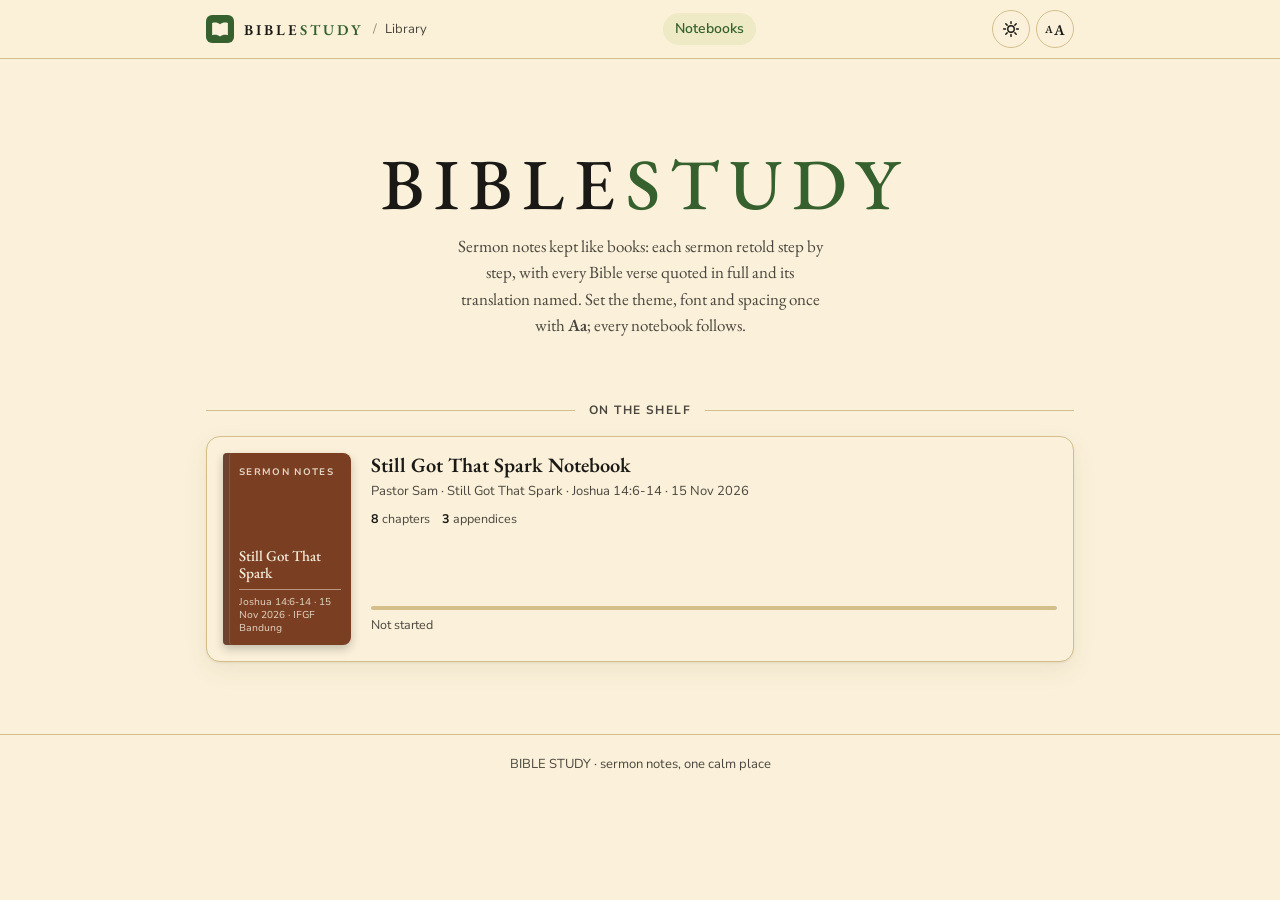
<file: index.html>
<!doctype html>
<html lang="en">
<head>
<meta charset="utf-8">
<meta name="viewport" content="width=device-width, initial-scale=1, viewport-fit=cover">
<title>BIBLE STUDY</title>
<meta name="description" content="Bible Study: sermon notes kept like books.">
<meta name="theme-color" content="#FBF1DA">
<link rel="icon" href="assets/favicon.svg" type="image/svg+xml">
<script src="assets/boot.js"></script>
<link rel="preconnect" href="https://fonts.googleapis.com">
<link rel="preconnect" href="https://fonts.gstatic.com" crossorigin>
<link rel="stylesheet" href="https://fonts.googleapis.com/css2?family=Atkinson+Hyperlegible:wght@400;700&family=Charis+SIL:wght@400;700&family=Crimson+Pro:wght@400;600;700&family=EB+Garamond:wght@400;500;600&family=Gelasio:wght@400;600;700&family=Inter:wght@400;600;700&family=Mulish:wght@400;600;700&family=Newsreader:wght@400;600&family=Nunito+Sans:wght@400;600;700&family=Source+Serif+4:wght@400;600;700&family=Tinos:wght@400;700&display=swap">
<link rel="stylesheet" href="assets/secondbrain.css">
</head>
<body>

<header class="sb-top"><div class="wrap">
  <a class="sb-brand" href="index.html" aria-current="page"><svg class="sb-mark" viewBox="0 0 64 64" aria-hidden="true"><rect class="m-bg" width="64" height="64" rx="14"/><path class="m-pg" d="M14 18c7-2 13-1 18 3v28c-5-4-11-5-18-3zM50 18c-7-2-13-1-18 3v28c5-4 11-5 18-3z"/></svg><span class="sb-word">BIBLE<i>STUDY</i></span><span class="sb-crumb">Library</span></a>
  <nav class="sb-nav" aria-label="Library"><a href="#shelf" aria-current="page">Notebooks</a></nav>
  <div class="sb-tools">
    <button class="sb-icon" data-sb="mode" aria-label="Switch between light and dark"><svg class="sun" viewBox="0 0 20 20" aria-hidden="true"><circle cx="10" cy="10" r="3.6" fill="none" stroke="currentColor" stroke-width="1.6"/><path d="M10 1.8v2.1M10 16.1v2.1M1.8 10h2.1M16.1 10h2.1M4.2 4.2l1.5 1.5M14.3 14.3l1.5 1.5M4.2 15.8l1.5-1.5M14.3 5.7l1.5-1.5" stroke="currentColor" stroke-width="1.6" stroke-linecap="round"/></svg><svg class="moon" viewBox="0 0 20 20" aria-hidden="true"><path d="M16.5 12.3A7 7 0 0 1 7.7 3.5a7 7 0 1 0 8.8 8.8z" fill="none" stroke="currentColor" stroke-width="1.6" stroke-linejoin="round"/></svg></button>
    <button class="sb-icon" data-panel="prefs" aria-haspopup="dialog" aria-expanded="false" aria-label="Reading preferences"><span class="aa-small">A</span>A</button>
  </div>
</div></header>

<main class="wrap" id="main">
  <section class="lib-hero">
    <h1>BIBLE<i>STUDY</i></h1>
    <p>Sermon notes kept like books: each sermon retold step by step, with every Bible verse quoted in full and its translation named. Set the theme, font and spacing once with <b>Aa</b>; every notebook follows.</p>
  </section>

  <div class="lib-rule" id="shelf">On the shelf</div>
  <div class="lib-shelf">
    <article class="book" data-progress-for="2026-11-15-still-got-that-spark">
      <a class="cover c-clay" href="notes/2026-11-15-still-got-that-spark.html" aria-hidden="true" tabindex="-1">
        <span class="code">SERMON NOTES</span>
        <span class="t">Still Got That Spark</span>
        <span class="rule"></span>
        <span class="by">Joshua 14:6-14 · 15 Nov 2026 · IFGF Bandung</span>
      </a>
      <div class="book-body">
        <h2><a href="notes/2026-11-15-still-got-that-spark.html">Still Got That Spark Notebook</a></h2>
        <p class="meta">Pastor Sam · Still Got That Spark · Joshua 14:6-14 · 15 Nov 2026</p>
        <ul class="stats">
          <li><b>8</b> chapters</li><li><b>3</b> appendices</li>
        </ul>
        <div class="prog">
          <div class="bar"><span></span></div>
          <span class="prog-text">Not started</span>
        </div>
        <div class="jump">
          <a data-resume="notes/2026-11-15-still-got-that-spark.html" hidden>Resume</a>
          
        </div>
      </div>
    </article>

  </div>
</main>

<footer class="lib-foot"><div class="wrap">BIBLE STUDY · sermon notes, one calm place</div></footer>

<script src="assets/secondbrain.js"></script>
<script src="assets/downloads-data.js"></script>
<script src="assets/downloads.js"></script>
</body>
</html>
</file>
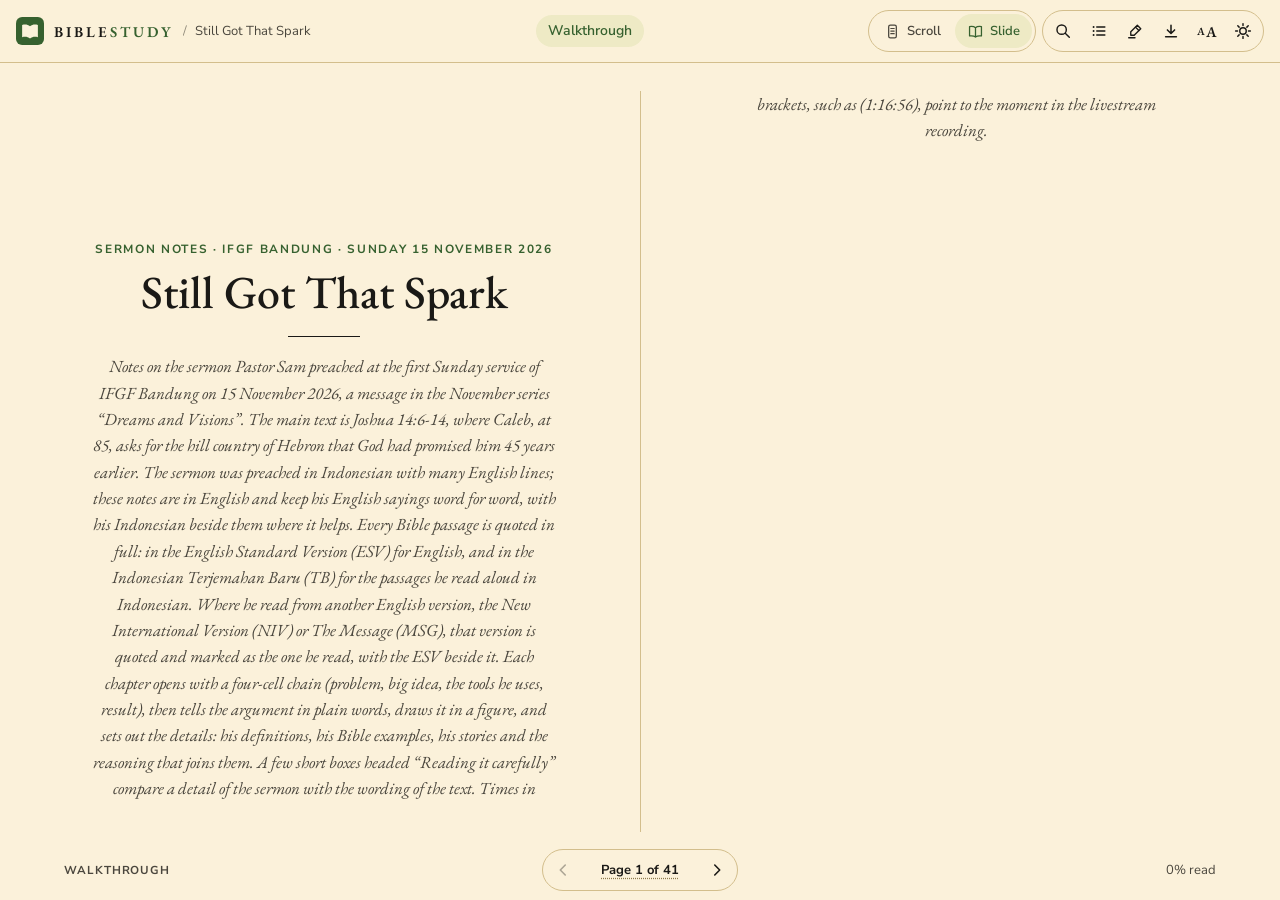
<file: notes/2026-11-15-still-got-that-spark.html>
<!doctype html>
<html lang="en">
<head>
<meta charset="utf-8">
<meta name="viewport" content="width=device-width, initial-scale=1, viewport-fit=cover">
<title>Still Got That Spark · BIBLE STUDY</title>
<meta name="description" content="Pastor Sam&#x27;s sermon on Caleb at 85 (Joshua 14:6-14): excitement, expectation and experience, retold step by step with every verse quoted in full in ESV and TB.">
<meta name="theme-color" content="#FBF1DA">
<link rel="icon" href="../assets/favicon.svg" type="image/svg+xml">
<script src="../assets/boot.js"></script>
<link rel="preconnect" href="https://fonts.googleapis.com">
<link rel="preconnect" href="https://fonts.gstatic.com" crossorigin>
<link rel="stylesheet" href="https://fonts.googleapis.com/css2?family=Atkinson+Hyperlegible:wght@400;700&family=Charis+SIL:wght@400;700&family=Crimson+Pro:wght@400;600;700&family=EB+Garamond:wght@400;500;600&family=Gelasio:wght@400;600;700&family=Inter:wght@400;600;700&family=Mulish:wght@400;600;700&family=Newsreader:wght@400;600&family=Nunito+Sans:wght@400;600;700&family=Source+Serif+4:wght@400;600;700&family=Tinos:wght@400;700&display=swap">
<link rel="stylesheet" href="../assets/secondbrain.css">
<link rel="stylesheet" href="../assets/notebook.css">
<link rel="stylesheet" href="../assets/book.css">
<link rel="stylesheet" href="../assets/scripture.css">
</head>
<body data-book="2026-11-15-still-got-that-spark" data-progress-view="v-learn">

<header class="sb-top"><div class="wrap">
  <a class="sb-brand" href="../index.html"><svg class="sb-mark" viewBox="0 0 64 64" aria-hidden="true"><rect class="m-bg" width="64" height="64" rx="14"/><path class="m-pg" d="M14 18c7-2 13-1 18 3v28c-5-4-11-5-18-3zM50 18c-7-2-13-1-18 3v28c5-4 11-5 18-3z"/></svg><span class="sb-word">BIBLE<i>STUDY</i></span><span class="sb-crumb">Still Got That Spark</span></a>
  <nav class="sb-nav" id="nav" aria-label="Notebook sections">
    <a href="#learn">Walkthrough</a>
  </nav>
  <div class="sb-tools">
    <div class="rd-seg" role="radiogroup" aria-label="Reading mode">
      <button role="radio" data-layout-set="scroll"><svg viewBox="0 0 20 20" aria-hidden="true"><rect x="5.5" y="2.5" width="9" height="15" rx="2" fill="none" stroke="currentColor" stroke-width="1.5"/><path d="M8 6.5h4M8 9.5h4M8 12.5h4" stroke="currentColor" stroke-width="1.4" stroke-linecap="round"/></svg><span>Scroll</span></button>
      <button role="radio" data-layout-set="slide"><svg viewBox="0 0 20 20" aria-hidden="true"><path d="M10 5.5C8.5 4.2 6.3 3.8 3 4.2v11c3.3-.4 5.5 0 7 1.3 1.5-1.3 3.7-1.7 7-1.3v-11c-3.3-.4-5.5 0-7 1.3zM10 5.5v11" fill="none" stroke="currentColor" stroke-width="1.5" stroke-linejoin="round"/></svg><span>Slide</span></button>
    </div>
    <span class="sb-tool-group">
    <button class="sb-icon" data-panel="search" aria-haspopup="dialog" aria-expanded="false" aria-label="Search this notebook" title="Search ( / )"><svg viewBox="0 0 20 20" aria-hidden="true"><circle cx="8.5" cy="8.5" r="5.2" fill="none" stroke="currentColor" stroke-width="1.6"/><path d="M12.5 12.5l4.5 4.5" stroke="currentColor" stroke-width="1.6" stroke-linecap="round"/></svg></button>
    <button class="sb-icon" data-panel="toc" aria-haspopup="dialog" aria-expanded="false" aria-label="Contents"><svg viewBox="0 0 20 20" aria-hidden="true"><path d="M7.5 5.5h9M7.5 10h9M7.5 14.5h9" stroke="currentColor" stroke-width="1.6" stroke-linecap="round"/><circle cx="4" cy="5.5" r="1.1" fill="currentColor"/><circle cx="4" cy="10" r="1.1" fill="currentColor"/><circle cx="4" cy="14.5" r="1.1" fill="currentColor"/></svg></button>
    <button class="sb-icon" data-panel="highlights" aria-haspopup="dialog" aria-expanded="false" aria-label="Highlights"><svg viewBox="0 0 20 20" aria-hidden="true"><path d="M12.6 3.6l3.8 3.8-7.3 7.3H5.3v-3.8z" fill="none" stroke="currentColor" stroke-width="1.5" stroke-linejoin="round"/><path d="M10.5 5.7l3.8 3.8M3 17.5h7" stroke="currentColor" stroke-width="1.5" stroke-linecap="round"/></svg><span class="sb-badge" data-hl-count hidden></span></button>
    <button class="sb-icon" data-panel="prefs" aria-haspopup="dialog" aria-expanded="false" aria-label="Reading preferences"><span class="aa-small">A</span>A</button>
    <button class="sb-icon" data-sb="mode" aria-label="Switch between light and dark"><svg class="sun" viewBox="0 0 20 20" aria-hidden="true"><circle cx="10" cy="10" r="3.6" fill="none" stroke="currentColor" stroke-width="1.6"/><path d="M10 1.8v2.1M10 16.1v2.1M1.8 10h2.1M16.1 10h2.1M4.2 4.2l1.5 1.5M14.3 14.3l1.5 1.5M4.2 15.8l1.5-1.5M14.3 5.7l1.5-1.5" stroke="currentColor" stroke-width="1.6" stroke-linecap="round"/></svg><svg class="moon" viewBox="0 0 20 20" aria-hidden="true"><path d="M16.5 12.3A7 7 0 0 1 7.7 3.5a7 7 0 1 0 8.8 8.8z" fill="none" stroke="currentColor" stroke-width="1.6" stroke-linejoin="round"/></svg></button>
    </span>
  </div>
</div><div class="sb-progress" aria-hidden="true"></div></header>

<main class="wrap" id="main">

<!-- ================= WALKTHROUGH (2026-11-15-still-got-that-spark/walkthrough.html) ================= -->
<div id="v-learn" data-view data-readable>
<p class="kicker">Sermon notes · IFGF Bandung · Sunday 15 November 2026</p>
<h1>Still Got That Spark</h1>
<p class="lede">Notes on the sermon Pastor Sam preached at the first Sunday service of IFGF Bandung on 15 November 2026, a message in the November series “Dreams and Visions”. The main text is Joshua 14:6-14, where Caleb, at 85, asks for the hill country of Hebron that God had promised him 45 years earlier. The sermon was preached in Indonesian with many English lines; these notes are in English and keep his English sayings word for word, with his Indonesian beside them where it helps. Every Bible passage is quoted in full: in the English Standard Version (ESV) for English, and in the Indonesian Terjemahan Baru (TB) for the passages he read aloud in Indonesian. Where he read from another English version, the New International Version (NIV) or The Message (MSG), that version is quoted and marked as the one he read, with the ESV beside it. Each chapter opens with a four-cell chain (problem, big idea, the tools he uses, result), then tells the argument in plain words, draws it in a figure, and sets out the details: his definitions, his Bible examples, his stories and the reasoning that joins them. A few short boxes headed “Reading it carefully” compare a detail of the sermon with the wording of the text. Times in brackets, such as (1:16:56), point to the moment in the livestream recording.</p>

<section class="topic" id="start-here">
<span class="tag">Start here · The whole sermon on one page</span>
<h2>The whole sermon: Caleb's spark at 85</h2>
<div class="chain"><div><span>Problem</span>Many believers still work, still go to church and still keep busy, yet something is missing: the spark has gone out.</div><div><span>Big idea</span>A God-given vision keeps the spark alive at every age, as it did for Caleb, who at 85 still asked for the mountain God had promised.</div><div><span>How (tools)</span>Caleb's story (Numbers 13 to 14, Joshua 14:6-14) and three marks of a lasting spark: Excitement, Expectation and Experience.</div><div><span>Result</span>Passion that comes from the inside out, hope that trusts God's character, and action that takes part in God's work, passed on to the next generation.</div></div>
<div class="explain"><span>In plain words</span>
<p>The sermon starts from a picture everyone recognises. Some people walk into a room and the room lights up; others walk in and a cloud seems to settle over it. Both may be doing the same things, going to work, going to church, meeting people, but one of them still has a spark and the other does not. Pastor Sam's title, “Still got that spark”, which he renders in Indonesian as <i>masih nyala</i> (still alight) and <i>masih ngotot, masih mau, masih ingin</i> (still insistent, still willing, still wanting), names what he wants his hearers to keep.</p>
<p>His model is Caleb. At 40 Caleb was one of the twelve spies Moses sent into Canaan, and one of only two who said “we can”. Because the people believed the other ten, Israel spent forty years in the wilderness. Forty-five years after the spying, when the land was being divided, Caleb came to Joshua and said that he was as strong at 85 as he had been at 40, and asked for Hebron, the hill country where the giants lived. Pastor Sam's reading is that this strength was more than muscle: it was strength of vision, memory of God's promise and determination. What set Caleb apart, he says, was not that he wanted land but that he “followed the Lord wholeheartedly” and had “a different spirit”.</p>
<p>Because the series is about dreams and visions, he first sets a boundary. God still gives dreams and visions, but believers are called to follow God, not dreams and visions, and the complete Bible already tells them what to do. With that in place he names three marks of a spark that lasts, each with its own tagline. Excitement: “Vision awakens our passion.” Expectation: “Vision sustains our resilience.” Experience: “Vision inspires our participation.” The three are built in order. Without excitement there is no expectation, and excitement alone is not enough; without action, neither excitement nor expectation comes to anything. He closes by setting Moses, who saw the land but did not enter it, beside Caleb, who entered and received Hebron, and draws the conclusion that God's promises cross generations, so the spark is something to pass on to one's children.</p>
</div>
<figure><div class="figscroll"><svg class="dg" viewBox="0 0 900 320" role="img" aria-label="Caleb at 40 and at 85, with the three marks of a lasting spark: excitement awakens passion, expectation sustains resilience, experience inspires participation" style="--mw:640px;max-width:900px">
<defs><marker id="start-here-m" viewBox="0 0 10 10" refX="9" refY="5" markerWidth="7" markerHeight="7" orient="auto-start-reverse"><path d="M0,0L10,5L0,10z" class="mk"/></marker><marker id="start-here-mc" viewBox="0 0 10 10" refX="9" refY="5" markerWidth="7" markerHeight="7" orient="auto-start-reverse"><path d="M0,0L10,5L0,10z" class="mkc"/></marker></defs>
<rect x="20" y="20" width="250" height="64" rx="6" class="b"/>
<text x="145" y="46" text-anchor="middle" class="tt">AGE 40 · KADESH-BARNEA</text>
<text x="145" y="66" text-anchor="middle" class="sm">spies the land: “we can”</text>
<line x1="272" y1="52" x2="626" y2="52" class="ln" marker-end="url(#start-here-m)"/>
<text x="449" y="42" text-anchor="middle" class="sm">45 years: the promise kept</text>
<text x="449" y="72" text-anchor="middle" class="mut">wilderness, then conquest</text>
<rect x="630" y="20" width="250" height="64" rx="6" class="a"/>
<text x="755" y="46" text-anchor="middle" class="tt ta">AGE 85 · GILGAL</text>
<text x="755" y="66" text-anchor="middle" class="sm">“give me this hill country”</text>
<line x1="755" y1="86" x2="755" y2="118" class="ln lc" marker-end="url(#start-here-mc)"/>
<rect x="20" y="122" width="860" height="180" rx="8" class="zone"/>
<text x="40" y="146" class="tt">What kept the spark alight: a vision from God</text>
<rect x="40" y="166" width="240" height="96" rx="6" class="a"/>
<text x="160" y="192" text-anchor="middle" class="tt ta">1 · EXCITEMENT</text>
<text x="160" y="214" text-anchor="middle" class="sm">Vision awakens</text>
<text x="160" y="230" text-anchor="middle" class="sm">our passion</text>
<rect x="330" y="166" width="240" height="96" rx="6" class="a"/>
<text x="450" y="192" text-anchor="middle" class="tt ta">2 · EXPECTATION</text>
<text x="450" y="214" text-anchor="middle" class="sm">Vision sustains</text>
<text x="450" y="230" text-anchor="middle" class="sm">our resilience</text>
<rect x="620" y="166" width="240" height="96" rx="6" class="a"/>
<text x="740" y="192" text-anchor="middle" class="tt ta">3 · EXPERIENCE</text>
<text x="740" y="214" text-anchor="middle" class="sm">Vision inspires</text>
<text x="740" y="230" text-anchor="middle" class="sm">our participation</text>
<line x1="282" y1="214" x2="326" y2="214" class="ln" marker-end="url(#start-here-m)"/>
<line x1="572" y1="214" x2="616" y2="214" class="ln" marker-end="url(#start-here-m)"/>
<text x="450" y="288" text-anchor="middle" class="mut">each mark rests on the one before it</text>
</svg></div><figcaption>The sermon in one picture: Caleb's request at 85 is the evidence, and the three marks are the explanation. Excitement comes first, expectation needs it, and experience is where both are acted out.</figcaption></figure>
<h3>The central claim</h3>
<p>Put in one sentence: a God-given vision keeps a believer's spark alive at every age by awakening real excitement, sustaining an expectation that trusts God's character, and moving the believer to act, as Caleb did when at 85 he still asked for the mountain God had promised.</p>
<h3>The order of the sermon</h3>
<ol class="steps">
<li><b>The series and the back story</b>God gives dreams and visions throughout Scripture. Numbers 13 to 14: twelve spies, two reports, forty years in the wilderness (0:51:28 to 0:54:20). See <a href="#back-story">the back story</a>.</li>
<li><b>The reading</b>Joshua 14:6-14, read from the Terjemahan Baru (TB) with comments: Caleb's strength at 85, his request, why Hebron (0:54:20 to 0:57:37). See <a href="#caleb-request">Caleb's request</a>.</li>
<li><b>The spark</b>The title image; God still gives dreams and visions, but follow God and the Bible; what set Caleb apart (0:57:37 to 1:02:14). See <a href="#spark">the spark</a>.</li>
<li><b>Excitement</b>“Vision awakens our passion” (1:02:26 to 1:14:38). See <a href="#excitement">Excitement</a>.</li>
<li><b>Expectation</b>“Vision sustains our resilience” (1:14:38 to 1:26:32). See <a href="#expectation">Expectation</a>.</li>
<li><b>Experience</b>“Vision inspires our participation” (1:26:32 to 1:31:01). See <a href="#experience">Experience</a>.</li>
<li><b>Questions and prayer</b>Three questions to take home and a closing prayer (1:31:01 to 1:34:24). See <a href="#synthesis">how it fits together</a>.</li>
</ol>
<h3>The three marks and their key lines</h3>
<div class="tbl"><table><tr><th>Mark</th><th>Tagline</th><th>Key line he adds</th><th>Main Bible support</th></tr>
<tr><td><b>Excitement</b></td><td>“Vision awakens our passion.”</td><td>Not from outside in, but from inside out (<i>bukan dari luar ke dalam, tapi dari dalam ke luar</i>).</td><td>Psalm 122:1; Psalm 34:5; 2 Corinthians 3:16-18; Deuteronomy 34:7</td></tr>
<tr><td><b>Expectation</b></td><td>“Vision sustains our resilience.”</td><td>“Expectation is what keeps yesterday's promise relevant to today's obedience.”</td><td>Joshua 14:10-11; Psalm 27:13-14</td></tr>
<tr><td><b>Experience</b></td><td>“Vision inspires our participation.”</td><td>“He asked for the mountain God had promised.”</td><td>Joshua 14:11-12</td></tr>
</table></div>
<h3>The text in one verse</h3>
<p>If one verse carries the sermon, it is Caleb's own summary of his life, which the book of Joshua repeats as the reason he received Hebron:</p>
<div class="verse"><p><sup>14</sup>Therefore Hebron became the inheritance of Caleb the son of Jephunneh the Kenizzite to this day, because he wholly followed the LORD, the God of Israel.</p><cite>Joshua 14:14 · ESV</cite></div>
<div class="verse tb"><p><sup>14</sup>Itulah sebabnya Hebron menjadi milik pusaka Kaleb bin Yefune, orang Kenas itu, sampai sekarang ini, karena ia tetap mengikuti TUHAN, Allah Israel, dengan sepenuh hati.</p><cite>Yosua 14:14 · TB (Terjemahan Baru)</cite></div>
<p class="next"><b>Link to next topic →</b> Caleb's request at 85 only makes sense against what happened at 40, so the sermon begins with the twelve spies in Numbers 13 to 14.</p>
</section>

<div class="bk-part"><span class="bk-part-n">PART A</span><span class="bk-part-t">THE STORY BEHIND THE TEXT</span></div>

<section class="topic" id="back-story">
<span class="tag">Part A · Numbers 13 to 14</span>
<h2>Twelve spies, two reports: the back story</h2>
<div class="chain"><div><span>Problem</span>Israel stood at the edge of the promised land, and ten of the twelve spies said it could not be taken.</div><div><span>Big idea</span>All twelve saw the same good land and the same giants; what differed was whether they believed God was with them.</div><div><span>How (tools)</span>Numbers 13 to 14 retold: the spies, the fruit, the two reports, God's anger and the forty years; then a short sketch of the conquest in Joshua.</div><div><span>Result</span>Only Joshua and Caleb of the old generation would enter, which sets up Caleb's request in Joshua 14.</div></div>
<div class="explain"><span>In plain words</span>
<p>Pastor Sam tells the back story briefly, noting that long-time Christians will already know it (0:52:42). In the book of Numbers, Moses sent twelve spies (<i>pengintai</i>) into the promised land to find out what was in it. All twelve came back agreeing that the land was good: it flowed with milk and honey, it was fertile, and they even brought back a cluster of grapes so large it had to be carried between several men. But ten of them added that there were giants there and that the cities were fortified. Their conclusion was “we can't, we can't, we can't”. Joshua and Caleb said “we can, we can” (0:53:26 to 0:53:30).</p>
<p>He is fair to the ten. These were people just out of slavery, so it is natural that they were intimidated by such large things (0:53:19). The point is not that the ten saw wrongly. They saw the same land, the same fruit and the same giants as Joshua and Caleb. The difference lay in what each group concluded, and that difference is what the sermon will later call Caleb's “different spirit”.</p>
<p>The result was that God was angry at Israel's unbelief. The people wandered about 38 years, then spent about two years preparing to enter, so that they were 40 years in the wilderness in all. When the time came, they again sent spies, crossed the Jordan, and under Joshua attacked “from here and from there”. They took almost all of the land, but, he notes, Scripture says plainly that they did not finish the conquest. Then the land was divided as an inheritance (<i>milik pusaka</i>), and this is where Joshua 14 begins (0:53:33 to 0:54:20).</p>
</div>
<figure><div class="figscroll"><svg class="dg" viewBox="0 0 900 330" role="img" aria-label="Twelve spies see the same land; ten say we are not able and the people wander forty years, while Joshua and Caleb say we are well able and are promised entry" style="--mw:640px;max-width:900px">
<defs><marker id="back-story-m" viewBox="0 0 10 10" refX="9" refY="5" markerWidth="7" markerHeight="7" orient="auto-start-reverse"><path d="M0,0L10,5L0,10z" class="mk"/></marker></defs>
<rect x="290" y="16" width="320" height="64" rx="6" class="b"/>
<text x="450" y="42" text-anchor="middle" class="tt">SAME LAND, SAME FACTS</text>
<text x="450" y="62" text-anchor="middle" class="sm">milk and honey, grapes, giants, walls</text>
<line x1="380" y1="82" x2="220" y2="118" class="ln" marker-end="url(#back-story-m)"/>
<line x1="520" y1="82" x2="680" y2="118" class="ln" marker-end="url(#back-story-m)"/>
<rect x="40" y="122" width="340" height="96" rx="6" class="f"/>
<text x="210" y="148" text-anchor="middle" class="tt tf">TEN SPIES</text>
<text x="210" y="170" text-anchor="middle" class="sm">“stronger than we are”</text>
<text x="210" y="188" text-anchor="middle" class="sm">“we seemed like grasshoppers”</text>
<text x="210" y="206" text-anchor="middle" class="sm">“we can't, we can't”</text>
<rect x="520" y="122" width="340" height="96" rx="6" class="a"/>
<text x="690" y="148" text-anchor="middle" class="tt ta">JOSHUA AND CALEB</text>
<text x="690" y="170" text-anchor="middle" class="sm">“an exceedingly good land”</text>
<text x="690" y="188" text-anchor="middle" class="sm">“the LORD is with us”</text>
<text x="690" y="206" text-anchor="middle" class="sm">“we can, we can”</text>
<line x1="210" y1="220" x2="210" y2="252" class="ln" marker-end="url(#back-story-m)"/>
<line x1="690" y1="220" x2="690" y2="252" class="ln" marker-end="url(#back-story-m)"/>
<rect x="40" y="256" width="340" height="60" rx="6" class="b"/>
<text x="210" y="280" text-anchor="middle" class="tt">40 YEARS IN THE WILDERNESS</text>
<text x="210" y="300" text-anchor="middle" class="sm">that generation does not enter</text>
<rect x="520" y="256" width="340" height="60" rx="6" class="b"/>
<text x="690" y="280" text-anchor="middle" class="tt">PROMISED ENTRY</text>
<text x="690" y="300" text-anchor="middle" class="sm">the only two of the old generation</text>
</svg></div><figcaption>The two reports start from the same facts and end in two different futures. The deciding factor is not what the spies saw but whether they trusted that the LORD was with them.</figcaption></figure>
<h3>What Numbers says about the two reports</h3>
<p>The passages below are quoted in the English Standard Version (ESV). The ten spies did not deny that the land was good; they set the danger beside it, and Caleb answered them directly:</p>
<div class="verse"><p><sup>27</sup>And they told him, “We came to the land to which you sent us. It flows with milk and honey, and this is its fruit. <sup>28</sup>However, the people who dwell in the land are strong, and the cities are fortified and very large. And besides, we saw the descendants of Anak there. <sup>29</sup>The Amalekites dwell in the land of the Negeb. The Hittites, the Jebusites, and the Amorites dwell in the hill country. And the Canaanites dwell by the sea, and along the Jordan.” <sup>30</sup>But Caleb quieted the people before Moses and said, “Let us go up at once and occupy it, for we are well able to overcome it.” <sup>31</sup>Then the men who had gone up with him said, “We are not able to go up against the people, for they are stronger than we are.” <sup>32</sup>So they brought to the people of Israel a bad report of the land that they had spied out, saying, “The land, through which we have gone to spy it out, is a land that devours its inhabitants, and all the people that we saw in it are of great height. <sup>33</sup>And there we saw the Nephilim (the sons of Anak, who come from the Nephilim), and we seemed to ourselves like grasshoppers, and so we seemed to them.”</p><cite>Numbers 13:27-33 · ESV</cite></div>
<p>Joshua and Caleb then spoke together to the whole congregation. Their report rests on one condition, God's favour, and one reason, that the LORD is with them:</p>
<div class="verse"><p><sup>6</sup>And Joshua the son of Nun and Caleb the son of Jephunneh, who were among those who had spied out the land, tore their clothes <sup>7</sup>and said to all the congregation of the people of Israel, “The land, which we passed through to spy it out, is an exceedingly good land. <sup>8</sup>If the LORD delights in us, he will bring us into this land and give it to us, a land that flows with milk and honey. <sup>9</sup>Only do not rebel against the LORD. And do not fear the people of the land, for they are bread for us. Their protection is removed from them, and the LORD is with us; do not fear them.”</p><cite>Numbers 14:6-9 · ESV</cite></div>
<div class="tip"><b>Reading it carefully:</b> He says the grape cluster took “several people” to carry (0:53:08). The text says “they carried it on a pole between two of them” (Numbers 13:23, ESV). The point, that the land's fruit was unmistakably rich, is unchanged.</div>
<h3>Forty years, about 38 of them after Kadesh</h3>
<p>His count, “about 38 years” of wandering and “two years” of preparation, 40 years in all (0:53:36 to 0:53:41), matches the two texts that give the numbers. God set the total at forty years, a year for each day of spying:</p>
<div class="verse"><p><sup>33</sup>And your children shall be shepherds in the wilderness forty years and shall suffer for your faithlessness, until the last of your dead bodies lies in the wilderness. <sup>34</sup>According to the number of the days in which you spied out the land, forty days, a year for each day, you shall bear your iniquity forty years, and you shall know my displeasure.'</p><cite>Numbers 14:33-34 · ESV</cite></div>
<div class="verse"><p><sup>14</sup>And the time from our leaving Kadesh-barnea until we crossed the brook Zered was thirty-eight years, until the entire generation, that is, the men of war, had perished from the camp, as the LORD had sworn to them.</p><cite>Deuteronomy 2:14 · ESV</cite></div>
<h3>Only two of the old generation</h3>
<p>He stresses that out of the millions who could have entered, only two of the old generation did: Joshua and Caleb (0:55:26). God's sentence in Numbers names them as the exceptions:</p>
<div class="verse"><p><sup>30</sup>not one shall come into the land where I swore that I would make you dwell, except Caleb the son of Jephunneh and Joshua the son of Nun.</p><cite>Numbers 14:30 · ESV</cite></div>
<h3>From the wilderness to the division of the land</h3>
<p>He passes quickly over the book of Joshua: spies are sent again, the people cross the Jordan, and the land is largely taken but not completely. Both points are in the text. Joshua sent two spies to Jericho, and late in Joshua's life God tells him that much land remains:</p>
<div class="verse"><p><sup>1</sup>And Joshua the son of Nun sent two men secretly from Shittim as spies, saying, “Go, view the land, especially Jericho.” And they went and came into the house of a prostitute whose name was Rahab and lodged there.</p><cite>Joshua 2:1 · ESV</cite></div>
<div class="verse"><p><sup>1</sup>Now Joshua was old and advanced in years, and the LORD said to him, “You are old and advanced in years, and there remains yet very much land to possess.</p><cite>Joshua 13:1 · ESV</cite></div>
<div class="tip"><b>Reading it carefully:</b> At the start he says “wherever you set your foot, it becomes an inheritance” (0:52:34), inside the Numbers retelling. That wording is not in Numbers 13 to 14. The general promise to Israel is “Every place on which the sole of your foot treads shall be yours” (Deuteronomy 11:24, ESV; also Joshua 1:3), and the specific promise to Caleb is “the land on which your foot has trodden” (Joshua 14:9, ESV), meaning the Hebron area he walked as a spy. The texts say the land becomes Israel's or Caleb's possession. His point, that the spies walked land God was giving, still stands.</div>
<h3>The reasoning, step by step</h3>
<ol class="steps">
<li><b>Same facts</b>All twelve spies agreed the land was good and that giants and walled cities were there.</li>
<li><b>Different conclusions</b>Ten said “we are not able”; Joshua and Caleb said “we are well able”, because “the LORD is with us”.</li>
<li><b>Consequences</b>The people sided with the ten, God was angry at their unbelief, and the generation died in the wilderness over 40 years.</li>
<li><b>The exception</b>Only Joshua and Caleb of that generation would enter, so Caleb carries a promise across those years.</li>
</ol>
<p class="next"><b>Link to next topic →</b> Forty-five years after the spying, Caleb stands before Joshua at Gilgal and claims that promise. The next chapter reads Joshua 14:6-14 verse by verse.</p>
</section>

<section class="topic" id="caleb-request">
<span class="tag">Part A · Joshua 14:6-14</span>
<h2>“Give me this hill country”: Caleb's request at 85</h2>
<div class="chain"><div><span>Problem</span>At 85, after 45 years of waiting, Caleb could have asked for an easy portion or for nothing at all.</div><div><span>Big idea</span>He asked for the hardest place, the giants' hill country, because he remembered God's promise and still had the strength of a man who followed God wholeheartedly.</div><div><span>How (tools)</span>Joshua 14:6-14 read in the Indonesian Terjemahan Baru (TB) with Pastor Sam's comments, set beside the English Standard Version (ESV).</div><div><span>Result</span>Caleb's “strength” means vision, memory of the promise and determination, and he received Hebron because he wholly followed the LORD.</div></div>
<div class="explain"><span>In plain words</span>
<p>Pastor Sam reads the main text from the Terjemahan Baru (TB), almost word for word, stopping three times to comment. The scene is the division of the land. The people of Judah come to Joshua at Gilgal, and Caleb reminds Joshua of what the LORD said to Moses about the two of them at Kadesh-barnea. He tells his story: he was 40 when he was sent, he brought back an honest report, the others made the people's hearts melt, but he followed the LORD wholeheartedly. Moses swore that the land his foot had walked on would be his and his children's for ever.</p>
<p>Then comes the line the sermon is built on. God has kept Caleb alive 45 years; he is 85; and he is as strong now as when Moses sent him. Pastor Sam's first comment is that this strength is “not physical only” (<i>bukannya secara fisikal saja</i>): Caleb is as strong in his vision, in his memory of God's promise, and in his determination to fulfil God's call. He sums it up in English: “It's not talking about physical” (0:56:06 to 0:56:27).</p>
<p>Caleb then asks for the hill country where the Anakim live, with their great fortified cities: “It may be that the LORD will be with me, and I shall drive them out just as the LORD said.” Pastor Sam's second comment is that this may not be written down anywhere, but God had evidently told Caleb he would defeat the giants of Hebron, so Caleb says, in effect, “I want to see that happen; even at 85 I still want to defeat giants” (0:56:45 to 0:56:57). Joshua blesses him and gives him Hebron. The third comment asks why Caleb insisted on Hebron. He admits he does not know, but notes that Hebron is still a very special place for Jews, because Abraham, Sarah, Isaac and Jacob are buried there in the cave of Machpelah. Caleb's attitude is: “I want Hebron, I remember God's promise, I will defeat those giants” (0:57:18 to 0:57:35).</p>
</div>
<figure><div class="figscroll"><svg class="dg" viewBox="0 0 900 290" role="img" aria-label="Caleb's 45 years from age 40 at Kadesh-barnea to age 85 at Gilgal, and the three kinds of strength the preacher reads in his words" style="--mw:640px;max-width:900px">
<defs><marker id="caleb-request-m" viewBox="0 0 10 10" refX="9" refY="5" markerWidth="7" markerHeight="7" orient="auto-start-reverse"><path d="M0,0L10,5L0,10z" class="mk"/></marker></defs>
<line x1="60" y1="70" x2="840" y2="70" class="ax"/>
<rect x="60" y="56" width="590" height="28" class="band"/>
<circle cx="60" cy="70" r="7" class="dot"/>
<circle cx="650" cy="70" r="5" class="dot"/>
<circle cx="760" cy="70" r="7" class="dotf"/>
<text x="60" y="40" text-anchor="start" class="tt">Age 40</text>
<text x="60" y="108" text-anchor="start" class="sm">Kadesh-barnea: spies, promise</text>
<text x="355" y="40" text-anchor="middle" class="sm">about 38 years in the wilderness</text>
<text x="705" y="40" text-anchor="middle" class="sm">conquest</text>
<text x="760" y="108" text-anchor="middle" class="tt">Age 85</text>
<text x="760" y="124" text-anchor="middle" class="sm">Gilgal: the request</text>
<text x="450" y="142" text-anchor="middle" class="mut">“these forty-five years ... while Israel walked in the wilderness” (Joshua 14:10)</text>
<rect x="20" y="164" width="860" height="112" rx="8" class="zone"/>
<text x="40" y="186" class="tt">“As strong today as I was”: what the strength means in the sermon</text>
<rect x="40" y="200" width="260" height="60" rx="6" class="a"/>
<text x="170" y="226" text-anchor="middle" class="tt ta">VISION</text>
<text x="170" y="246" text-anchor="middle" class="sm">still sees what God showed him</text>
<rect x="320" y="200" width="260" height="60" rx="6" class="a"/>
<text x="450" y="226" text-anchor="middle" class="tt ta">MEMORY OF THE PROMISE</text>
<text x="450" y="246" text-anchor="middle" class="sm">“just as the LORD said”</text>
<rect x="600" y="200" width="260" height="60" rx="6" class="a"/>
<text x="730" y="226" text-anchor="middle" class="tt ta">DETERMINATION</text>
<text x="730" y="246" text-anchor="middle" class="sm">to fulfil God's call</text>
</svg></div><figcaption>The timeline shows the 45 years Joshua 14:10 counts, most of them in the wilderness. The three boxes are Pastor Sam's reading of Caleb's “strength”: not physical only, but vision, memory of God's promise and determination. The split of the years follows Deuteronomy 2:14.</figcaption></figure>
<h3>The text, verse by verse</h3>
<p>Each section below gives the English Standard Version (ESV), then the Terjemahan Baru (TB) that Pastor Sam read aloud.</p>
<h4>Verses 6 to 9: Caleb recalls the promise</h4>
<div class="verse"><p><sup>6</sup>Then the people of Judah came to Joshua at Gilgal. And Caleb the son of Jephunneh the Kenizzite said to him, “You know what the LORD said to Moses the man of God in Kadesh-barnea concerning you and me. <sup>7</sup>I was forty years old when Moses the servant of the LORD sent me from Kadesh-barnea to spy out the land, and I brought him word again as it was in my heart. <sup>8</sup>But my brothers who went up with me made the heart of the people melt; yet I wholly followed the LORD my God. <sup>9</sup>And Moses swore on that day, saying, ‘Surely the land on which your foot has trodden shall be an inheritance for you and your children forever, because you have wholly followed the LORD my God.’</p><cite>Joshua 14:6-9 · ESV</cite></div>
<div class="verse tb"><p><sup>6</sup>Bani Yehuda datang menghadap Yosua di Gilgal. Pada waktu itu berkatalah Kaleb bin Yefune, orang Kenas itu, kepadanya: “Engkau tahu firman yang diucapkan TUHAN kepada Musa, abdi Allah itu, tentang aku dan tentang engkau di Kadesh-Barnea. <sup>7</sup>Aku berumur empat puluh tahun, ketika aku disuruh Musa, hamba TUHAN itu, dari Kadesh-Barnea untuk mengintai negeri ini; dan aku pulang membawa kabar kepadanya yang sejujur-jujurnya. <sup>8</sup>Sedang saudara-saudaraku, yang bersama-sama pergi ke sana dengan aku, membuat tawar hati bangsa itu, aku tetap mengikuti TUHAN, Allahku, dengan sepenuh hati. <sup>9</sup>Pada waktu itu Musa bersumpah, katanya: Sesungguhnya tanah yang diinjak oleh kakimu itu akan menjadi milik pusakamu dan anak-anakmu sampai selama-lamanya, sebab engkau tetap mengikuti TUHAN, Allahku, dengan sepenuh hati.</p><cite>Yosua 14:6-9 · TB (Terjemahan Baru)</cite></div>
<p>Reading verse 9, Pastor Sam paraphrases Moses' oath as “Caleb, because you brought good news, you will be given a reward” (0:55:09 to 0:55:14). He then adds that of the millions who could enter the land, only two of the old generation did (0:55:26).</p>
<div class="tip"><b>Reading it carefully:</b> The verse gives the reason for the oath as “because you have wholly followed the LORD my God” (Joshua 14:9, ESV). Caleb's honest report, “as it was in my heart” (14:7), was the evidence of that wholehearted following rather than the reason itself. Pastor Sam lands in the same place later, when he says that what set Caleb apart was that he followed the Lord wholeheartedly (see <a href="#spark">the spark</a>).</div>
<h4>Verses 10 to 12: strong at 85, asking for the hill country</h4>
<div class="verse"><p><sup>10</sup>And now, behold, the LORD has kept me alive, just as he said, these forty-five years since the time that the LORD spoke this word to Moses, while Israel walked in the wilderness. And now, behold, I am this day eighty-five years old. <sup>11</sup>I am still as strong today as I was in the day that Moses sent me; my strength now is as my strength was then, for war and for going and coming. <sup>12</sup>So now give me this hill country of which the LORD spoke on that day, for you heard on that day how the Anakim were there, with great fortified cities. It may be that the LORD will be with me, and I shall drive them out just as the LORD said.”</p><cite>Joshua 14:10-12 · ESV</cite></div>
<div class="verse tb"><p><sup>10</sup>Jadi sekarang, sesungguhnya TUHAN telah memelihara hidupku, seperti yang dijanjikan-Nya. Kini sudah empat puluh lima tahun lamanya, sejak diucapkan TUHAN firman itu kepada Musa, dan selama itu orang Israel mengembara di padang gurun. Jadi sekarang, telah berumur delapan puluh lima tahun aku hari ini; <sup>11</sup>pada waktu ini aku masih sama kuat seperti pada waktu aku disuruh Musa; seperti kekuatanku pada waktu itu demikianlah kekuatanku sekarang untuk berperang dan untuk keluar masuk. <sup>12</sup>Oleh sebab itu, berikanlah kepadaku pegunungan, yang dijanjikan TUHAN pada waktu itu, sebab engkau sendiri mendengar pada waktu itu, bahwa di sana ada orang Enak dengan kota-kota yang besar dan berkubu. Mungkin TUHAN menyertai aku, sehingga aku menghalau mereka, seperti yang difirmankan TUHAN.”</p><cite>Yosua 14:10-12 · TB (Terjemahan Baru)</cite></div>
<div class="tip"><b>Reading it carefully:</b> He says “It's not talking about physical” (0:56:27), but just before that he put it as “not physical only” (<i>bukannya secara fisikal saja</i>, 0:56:11). Verse 11 does measure Caleb's strength physically, “for war and for going and coming”. The inner strength he draws out is well grounded in the same passage, which repeats three times that Caleb “wholly followed” the LORD (14:8, 9, 14) and has him rest his request on “just as the LORD said” (14:12). Read as “not only physical”, his point stands with the text.</div>
<div class="tip"><b>Reading it carefully:</b> On the giants he hedges: “maybe it is not written” (<i>mungkin gak tertulis</i>, 0:56:45). The recorded promises to Caleb are about the land for him and his descendants: “I will bring into the land into which he went, and his descendants shall possess it” (Numbers 14:24, ESV). Verse 12 ends “just as the LORD said”, and Joshua 15:14 records the outcome: “And Caleb drove out from there the three sons of Anak, Sheshai and Ahiman and Talmai, the descendants of Anak” (ESV). His caution is accurate, and the outcome he points to did happen.</div>
<h4>Verses 13 and 14: Hebron given</h4>
<div class="verse"><p><sup>13</sup>Then Joshua blessed him, and he gave Hebron to Caleb the son of Jephunneh for an inheritance. <sup>14</sup>Therefore Hebron became the inheritance of Caleb the son of Jephunneh the Kenizzite to this day, because he wholly followed the LORD, the God of Israel.</p><cite>Joshua 14:13-14 · ESV</cite></div>
<div class="verse tb"><p><sup>13</sup>Lalu Yosua memberkati Kaleb bin Yefune, dan diberikannyalah Hebron kepadanya menjadi milik pusakanya. <sup>14</sup>Itulah sebabnya Hebron menjadi milik pusaka Kaleb bin Yefune, orang Kenas itu, sampai sekarang ini, karena ia tetap mengikuti TUHAN, Allah Israel, dengan sepenuh hati.</p><cite>Yosua 14:13-14 · TB (Terjemahan Baru)</cite></div>
<h3>Gilgal, the camp</h3>
<p>Introducing verse 6, he explains that Gilgal was the centre of Israel's encampment, the place where they gathered, near Jericho (0:54:22 to 0:54:33).</p>
<div class="tip"><b>Reading it carefully:</b> He places Gilgal “near Jericho, on the mountains of Jericho” (<i>di atas pegunungan Jericho</i>, 0:54:33). The text puts it in the low Jordan valley: “they encamped at Gilgal on the east border of Jericho” (Joshua 4:19, ESV). “Near Jericho” is right; “on the mountains” is not. Nothing in the sermon depends on it.</div>
<h3>Why Hebron</h3>
<p>Pastor Sam says honestly that he does not know why Caleb insisted on Hebron (<i>saya gak tau kenapa dia ngotot minta Hebron</i>, 0:57:18). The reason he offers is its history: it is the burial place of the patriarchs, and it is still special to Jews today. Genesis records the first burial there and the last of the patriarchs:</p>
<div class="verse"><p><sup>19</sup>After this, Abraham buried Sarah his wife in the cave of the field of Machpelah east of Mamre (that is, Hebron) in the land of Canaan.</p><cite>Genesis 23:19 · ESV</cite></div>
<div class="verse"><p><sup>13</sup>for his sons carried him to the land of Canaan and buried him in the cave of the field at Machpelah, to the east of Mamre, which Abraham bought with the field from Ephron the Hittite to possess as a burying place.</p><cite>Genesis 50:13 · ESV (the burial of Jacob)</cite></div>
<p>Abraham and Isaac were buried in the same cave (Genesis 25:9; 49:31), so his list of Abraham, Sarah, Isaac and Jacob is accurate; Genesis 49:31 adds that Rebekah and Leah were buried there too. Numbers also shows that Hebron was the very place Caleb had walked through as a spy, where the sons of Anak lived, which fits the promise of “the land on which your foot has trodden” (Numbers 13:22, ESV: “They went up into the Negeb and came to Hebron. Ahiman, Sheshai, and Talmai, the descendants of Anak, were there.”).</p>
<h3>The reasoning, step by step</h3>
<ol class="steps">
<li><b>The promise</b>At 40 Caleb followed the LORD wholeheartedly, and Moses swore that the land he walked would be his and his children's.</li>
<li><b>The wait</b>God kept him alive 45 years, through the wilderness and the conquest, just as He said.</li>
<li><b>The strength</b>At 85 he is as strong as at 40. Because the passage keeps tying him to God's word and his wholehearted following, Pastor Sam reads this as strength of vision, memory and determination, not only of body.</li>
<li><b>The request</b>Because he remembers the promise, he asks for the very hill country God spoke of, giants and all, trusting that the LORD will be with him.</li>
<li><b>The outcome</b>Joshua blesses him and gives him Hebron, and the text gives the reason a third time: he wholly followed the LORD.</li>
</ol>
<p class="next"><b>Link to next topic →</b> Having read the text, Pastor Sam gives the sermon its title, “Still got that spark”, and asks what that spark is and where it comes from.</p>
</section>

<div class="bk-part"><span class="bk-part-n">PART B</span><span class="bk-part-t">THE SPARK</span></div>

<section class="topic" id="spark">
<span class="tag">Part B · The title and its boundary</span>
<h2>Still got that spark: what it is and where it comes from</h2>
<div class="chain"><div><span>Problem</span>People keep up the same activities, yet some bring life into a room and others bring a cloud; something can be missing even in a busy, churchgoing life.</div><div><span>Big idea</span>The spark comes from following God, not from chasing dreams, prophecies or signs; Caleb's spark came from his wholehearted following and his “different spirit”.</div><div><span>How (tools)</span>The image of eyes and rooms; Joel 2:28 and Acts 2:17 on dreams and visions; the Bible as complete; Numbers 14:24 on what set Caleb apart.</div><div><span>Result</span>A clear starting point for the three marks: vision is tied to God and His word, and it shows itself in those who obey what they already know.</div></div>
<div class="explain"><span>In plain words</span>
<p>Having read Joshua 14, Pastor Sam gives the title: “Still got that spark”. In Indonesian he renders it <i>masih nyala</i>, still alight, and then piles up near-synonyms: <i>masih ngotot, masih mau, masih ingin, masih nyala</i>, still insistent, still willing, still wanting, still burning (0:57:37 to 0:57:49). The easiest place to see a spark, he says, is in the eyes. Some eyes blaze; some look happy and excited. It is often said that the eyes are the window of the heart, and from someone's eyes we can tell whether they are enthusiastic, passionate, full of aspirations they want to bring out (0:57:55 to 0:58:22).</p>
<p>He widens the picture from eyes to rooms. People often do the same activities, but you can tell from their body language, their eyes and the way they speak whether they have a spark, and whether they bring a positive atmosphere into a room. Some walk into a room and it becomes charged up, alight; others walk in and the room turns gloomy, as if a black cloud hung in the middle of it. Many people are still working, still going to church, still active from Monday to Saturday, still leaving the house and meeting people. The question is whether something is missing: is there still a spark, a flame, a fire? (0:58:24 to 0:59:19)</p>
<p>Because the series is called “Dreams and Visions”, the obvious answer would be: wait for God to give you a dream. He closes that door before going further. God does give direction through dreams and visions throughout Scripture, and He still can; that is His promise in Joel and Acts. But believers do not have to wait for a dream, a prophecy or sign after sign before doing anything. They have the Bible, which is complete, and in it they can read God's visions and dreams every day. “We are called to follow God, and not dreams and visions” (<i>kita dipanggil untuk mengikuti Tuhan dan bukan mimpi dan penglihatan</i>, 1:00:49). Then he turns back to Caleb. What set Caleb apart from millions of others, and from the ten spies, was not his desire for land but that he followed the Lord wholeheartedly and had a different spirit.</p>
</div>
<figure><div class="figscroll"><svg class="dg" viewBox="0 0 900 230" role="img" aria-label="The same activities, two results: one person brings a spark that charges the room, another brings a cloud and something is missing" style="--mw:640px;max-width:900px">
<defs><marker id="spark-m" viewBox="0 0 10 10" refX="9" refY="5" markerWidth="7" markerHeight="7" orient="auto-start-reverse"><path d="M0,0L10,5L0,10z" class="mk"/></marker></defs>
<rect x="20" y="70" width="250" height="90" rx="6" class="b"/>
<text x="145" y="98" text-anchor="middle" class="tt">THE SAME ACTIVITIES</text>
<text x="145" y="120" text-anchor="middle" class="sm">work, church, Monday to Saturday,</text>
<text x="145" y="136" text-anchor="middle" class="sm">leaving home, meeting people</text>
<line x1="272" y1="100" x2="356" y2="60" class="ln" marker-end="url(#spark-m)"/>
<line x1="272" y1="130" x2="356" y2="170" class="ln" marker-end="url(#spark-m)"/>
<rect x="360" y="16" width="520" height="86" rx="6" class="a"/>
<text x="620" y="42" text-anchor="middle" class="tt ta">STILL GOT THAT SPARK · MASIH NYALA</text>
<text x="620" y="64" text-anchor="middle" class="sm">eyes alight, enthusiastic, full of aspirations</text>
<text x="620" y="82" text-anchor="middle" class="sm">walks in and the room is charged up</text>
<rect x="360" y="128" width="520" height="86" rx="6" class="f"/>
<text x="620" y="154" text-anchor="middle" class="tt tf">SOMETHING IS MISSING</text>
<text x="620" y="176" text-anchor="middle" class="sm">still busy, but no flame, no fire</text>
<text x="620" y="194" text-anchor="middle" class="sm">walks in and a black cloud hangs over the room</text>
</svg></div><figcaption>The title image. The activities are identical; the difference is whether a spark shows in the eyes, the body language and the way a person speaks.</figcaption></figure>
<h3>God still gives dreams and visions</h3>
<p>He opens the series by noting that God speaks of dreams and visions throughout Scripture, and gives them not only to people who are senior in the faith. He gave them to Joseph, whom he calls “a small child”, and to Daniel, a very wise man; the New Testament even has a whole book of “visions from God, revelations from God”, Revelation (<i>Wahyu</i>) (0:51:47 to 0:52:06). Later he gives a roll call: God gave direction by dreams and visions to Jacob, to Joseph, even to Paul; He gave Jonah a command (<i>perintah</i>); He gave visions to Ezekiel, Isaiah and Jeremiah (0:59:24 to 0:59:44). Two of these, in the English Standard Version (ESV):</p>
<div class="verse"><p><sup>17</sup>As for these four youths, God gave them learning and skill in all literature and wisdom, and Daniel had understanding in all visions and dreams.</p><cite>Daniel 1:17 · ESV</cite></div>
<div class="verse"><p><sup>9</sup>And a vision appeared to Paul in the night: a man of Macedonia was standing there, urging him and saying, “Come over to Macedonia and help us.”</p><cite>Acts 16:9 · ESV</cite></div>
<p>Joseph was a young man rather than a small child when he dreamed: “Joseph, being seventeen years old, was pasturing the flock with his brothers” (Genesis 37:2, ESV). The point, that God gives dreams to the young as well as the old, is the same.</p>
<p>Is there still prophecy today? Yes, he answers. Can God still give dreams and visions? “That is His promise”, in Joel and in Acts: the old generation and the young generation will receive visions and dreams (0:59:47 to 1:00:03).</p>
<div class="verse"><p><sup>28</sup>“And it shall come to pass afterward, that I will pour out my Spirit on all flesh; your sons and your daughters shall prophesy, your old men shall dream dreams, and your young men shall see visions.</p><cite>Joel 2:28 · ESV</cite></div>
<div class="verse"><p><sup>17</sup>“'And in the last days it shall be, God declares, that I will pour out my Spirit on all flesh, and your sons and your daughters shall prophesy, and your young men shall see visions, and your old men shall dream dreams;</p><cite>Acts 2:17 · ESV</cite></div>
<h3>But do not be hyper-spiritual</h3>
<p>The qualification follows straight away, and the rest of the sermon depends on it. Believers do not always have to wait for a dream, or wait for a prophet to prophesy over them, before they do something. They do not need sign after sign after sign, as in “if the sky is pink tomorrow, then it is from God” (1:00:03 to 1:00:21). God still gives visions and dreams, but now there is the Bible, God's word, in which visions and dreams from God can be read every day, “because the Bible is actually complete” (<i>karena Alkitab sebenarnya sudah komplit</i>, 1:00:36).</p>
<p>So he does not want his hearers to be “too hyper-spiritual”, needing at every turn to hear an audible voice before they move. “In my opinion God doesn't work like that” (1:00:38 to 1:00:47). The positive rule is short:</p>
<div class="cols"><div><h4>What he says to do</h4><ul><li><b>Follow God</b>: “We are called to follow God, and not dreams and visions” (1:00:49).</li><li><b>Read the Bible</b>: “If there are no dreams and visions yet, there is the Bible” (1:01:01).</li><li><b>Obey it simply</b>: “What the Bible says you may do, do. What the Bible says you may not do, do not do. Very simple” (<i>Apa yang Alkitab bilang boleh, lakukan. Apa yang Alkitab bilang tidak boleh, jangan lakukan. Simple sekali</i>, 1:01:05).</li></ul></div><div><h4>What he warns against</h4><ul><li><b>Waiting for a dream</b> before doing anything.</li><li><b>Waiting for a prophecy</b>: “a prophet is here, we wait to be prophesied over”.</li><li><b>Sign after sign</b>: “if the sky is pink tomorrow, it is from God”.</li><li><b>Needing an audible voice</b> before moving.</li></ul></div></div>
<p>The promise attached is that as believers walk in this obedience, “dreams and visions will realize themselves”, as they do what they already know of God (1:01:12 to 1:01:18). This is why, in the chapters that follow, vision is never a private feeling: it is always tied to God's purpose and God's word.</p>
<figure><div class="figscroll"><svg class="dg" viewBox="0 0 900 200" role="img" aria-label="Following God and obeying the complete Bible leads to dreams and visions realizing themselves; waiting for dreams, prophecies and signs is the hyper-spiritual path he rejects" style="--mw:640px;max-width:900px">
<defs><marker id="spark-m2" viewBox="0 0 10 10" refX="9" refY="5" markerWidth="7" markerHeight="7" orient="auto-start-reverse"><path d="M0,0L10,5L0,10z" class="mkc"/></marker></defs>
<rect x="20" y="20" width="250" height="70" rx="6" class="a"/>
<text x="145" y="48" text-anchor="middle" class="tt ta">FOLLOW GOD</text>
<text x="145" y="68" text-anchor="middle" class="sm">the Bible is complete</text>
<line x1="272" y1="55" x2="322" y2="55" class="ln lc" marker-end="url(#spark-m2)"/>
<rect x="326" y="20" width="250" height="70" rx="6" class="a"/>
<text x="451" y="48" text-anchor="middle" class="tt ta">DO WHAT IT SAYS</text>
<text x="451" y="68" text-anchor="middle" class="sm">avoid what it forbids</text>
<line x1="578" y1="55" x2="628" y2="55" class="ln lc" marker-end="url(#spark-m2)"/>
<rect x="632" y="20" width="250" height="70" rx="6" class="a"/>
<text x="757" y="48" text-anchor="middle" class="tt ta">VISIONS REALIZE</text>
<text x="757" y="68" text-anchor="middle" class="sm">as we walk in what we know</text>
<rect x="20" y="116" width="862" height="66" rx="6" class="f"/>
<text x="451" y="142" text-anchor="middle" class="tt tf">NOT THIS: “TOO HYPER-SPIRITUAL”</text>
<text x="451" y="164" text-anchor="middle" class="sm">waiting for a dream, a prophecy, sign after sign, an audible voice, before doing anything</text>
</svg></div><figcaption>The boundary he sets for the whole series. The top row is the order he gives: follow God, obey the Bible, and dreams and visions follow. The bottom box is what he calls being too hyper-spiritual.</figcaption></figure>
<h3>What set Caleb apart</h3>
<p>He then returns to the text and asks his hearers to read Numbers at home. Caleb's focus was not the land. Yes, he clearly insisted on Hebron; “that may have been his dream, that may have been his aspiration, there is nothing wrong with that” (1:01:32 to 1:01:36). But Numbers says plainly what distinguished Caleb from millions of other people and from the ten spies: “he followed the Lord wholeheartedly” (<i>dia mengikuti Tuhan dengan sepenuh hatinya</i>); he had a “different spirit” (<i>roh yang berbeda</i>), a different heart (<i>hati yang berbeda</i>) (1:01:38 to 1:01:59). This is the verse he means, quoted here in the ESV and in the Indonesian Terjemahan Baru (TB):</p>
<div class="verse"><p><sup>24</sup>But my servant Caleb, because he has a different spirit and has followed me fully, I will bring into the land into which he went, and his descendants shall possess it.</p><cite>Numbers 14:24 · ESV</cite></div>
<div class="verse tb"><p><sup>24</sup>Tetapi hamba-Ku Kaleb, karena lain jiwa yang ada padanya dan ia mengikut Aku dengan sepenuhnya, akan Kubawa masuk ke negeri yang telah dimasukinya itu, dan keturunannya akan memilikinya.</p><cite>Bilangan 14:24 · TB (Terjemahan Baru)</cite></div>
<p>Numbers repeats the point when it names the only two men of the Exodus generation who would see the land:</p>
<div class="verse"><p><sup>11</sup>'Surely none of the men who came up out of Egypt, from twenty years old and upward, shall see the land that I swore to give to Abraham, to Isaac, and to Jacob, because they have not wholly followed me, <sup>12</sup>none except Caleb the son of Jephunneh the Kenizzite and Joshua the son of Nun, for they have wholly followed the LORD.'</p><cite>Numbers 32:11-12 · ESV</cite></div>
<p>From this he draws the line that joins Caleb at 40 to Caleb at 85. Because his following was wholehearted, at 85 he says “go forward, go in” (<i>mari kita maju, mari kita masuk</i>), just as at 40 he said “come on, we can, we can” (1:02:04 to 1:02:09). The spark was the same spark, and its source was the same.</p>
<div class="tip"><b>Reading it carefully:</b> He mentions in passing that “the eyes are the window of the heart”, introduced with “it is said” (<i>dikatakan demikian kan</i>, 0:58:07), so as a common saying rather than as a verse. It is a proverb, not a Bible text. The nearest verse, “The eye is the lamp of the body” (Matthew 6:22, ESV), makes a different point. Nothing in his argument rests on it.</div>
<h3>The reasoning, step by step</h3>
<ol class="steps">
<li><b>The observation</b>Busy, churchgoing people can still lack a spark, and it shows in their eyes and in the rooms they enter.</li>
<li><b>The tempting answer</b>In a series on dreams and visions, one might wait for God to send a dream or a sign.</li>
<li><b>The correction</b>God does still give dreams and visions, but believers are called to follow God, and the complete Bible already tells them what to do.</li>
<li><b>The evidence from Caleb</b>Numbers names his wholehearted following and different spirit as what set him apart, not his wish for land.</li>
<li><b>The conclusion</b>The spark is the fruit of following God, which is why it was as bright at 85 as at 40. The three marks that follow describe how it shows.</li>
</ol>
<p class="next"><b>Link to next topic →</b> He now names three things every Christian should have, “three entities, three traits, three characters”, and starts with the first: excitement.</p>
</section>

<div class="bk-part"><span class="bk-part-n">PART C</span><span class="bk-part-t">THREE MARKS OF A LASTING SPARK</span></div>

<section class="topic" id="excitement">
<span class="tag">Part C · Point 1 · Excitement</span>
<h2>Excitement: “Vision awakens our passion”</h2>
<div class="chain"><div><span>Problem</span>Without excitement, life turns into routine, people drag their feet, grow bored, and “nothing matters anymore”, which can lead into sin.</div><div><span>Big idea</span>A vision from God awakens passion in anyone, whatever their personality, because it comes from God's call and shows from the inside out.</div><div><span>How (tools)</span>Psalm 122:1, Psalm 34:5, 2 Corinthians 3:16-18 and Moses at 120 as positive examples; Elijah and the older David as warnings; Joseph and young David; stories from his own life.</div><div><span>Result</span>Healthy excitement: ordinary daily routines filled with God's great purpose, not self-hypnosis and not an act.</div></div>
<div class="explain"><span>In plain words</span>
<p>The first mark is <b>excitement</b>, and Pastor Sam's tagline for it is “Vision awakens our passion” (1:03:00). He explains it in Indonesian: a vision from God awakens our passion (<i>gairah</i>) in Him. He defines excitement generously: joy, cheerfulness, a strong feeling of happiness, enthusiasm, even a degree of commotion and stir (<i>kehebohan, kegemparan</i>) (1:03:08 to 1:03:20). And he removes an objection before it is raised. Excitement is not only for sanguine people or for extroverts. God gives excitement to everyone, whatever their personality type. People often box themselves in, “I'm an introvert, I'm an extrovert”, but this is something general in Scripture (1:02:32 to 1:02:56).</p>
<p>Next he separates two kinds of excitement. When someone close to God receives a vision, the excitement is not merely an emotional response to an opportunity: “I have the chance to get Hebron, to be blessed, to get a promotion.” There is nothing wrong with that, but it is not only that. Caleb knew there was a call of God in Hebron: “It's not just a city”, not just a promotion. What he pursued was God's call. The reason this matters is that following God's call requires staying close to God. Without that, people fall into a “default mode”: they follow their own instincts and their own call (1:03:46 to 1:04:39).</p>
<p>The evidence he gives runs in two directions. Scripture shows excitement in God's people: the psalmist glad to go to the house of the LORD, faces radiant from looking to God, the freedom of the Spirit that shows on the face, Moses at 120 still walking “with a spring in his step”. And it shows what happens when excitement is lost: Elijah sitting in the wilderness wanting to die, and David, who as a youth ran at Goliath, staying home in later years while his army went to war, and falling into sin out of boredom. From both directions he concludes that excitement is not a matter of temperament or performance. It comes “from inside out”, from understanding God's purpose and being guided by His word, and it turns ordinary routines into service of the vision God has given.</p>
</div>
<figure><div class="figscroll"><svg class="dg" viewBox="0 0 900 350" role="img" aria-label="Excitement from inside out, starting from God's call and inner freedom and showing on the face and in daily routine, set against excitement from outside in, which is only reaction to opportunity, self-hypnosis or default mode" style="--mw:640px;max-width:900px">
<defs><marker id="excitement-m" viewBox="0 0 10 10" refX="9" refY="5" markerWidth="7" markerHeight="7" orient="auto-start-reverse"><path d="M0,0L10,5L0,10z" class="mkc"/></marker></defs>
<text x="230" y="26" text-anchor="middle" class="tt ta">FROM INSIDE OUT</text>
<text x="230" y="44" text-anchor="middle" class="sm">dari dalam ke luar</text>
<text x="680" y="26" text-anchor="middle" class="tt tf">NOT FROM OUTSIDE IN</text>
<text x="680" y="44" text-anchor="middle" class="sm">bukan dari luar ke dalam</text>
<rect x="40" y="58" width="380" height="54" rx="6" class="a"/>
<text x="230" y="81" text-anchor="middle" class="tt ta">GOD'S CALL, GOD'S VISION</text>
<text x="230" y="99" text-anchor="middle" class="sm">“it's not just a city”</text>
<line x1="230" y1="114" x2="230" y2="132" class="ln lc" marker-end="url(#excitement-m)"/>
<rect x="40" y="136" width="380" height="54" rx="6" class="a"/>
<text x="230" y="159" text-anchor="middle" class="tt ta">TURNING TO THE LORD</text>
<text x="230" y="177" text-anchor="middle" class="sm">veil removed, freedom (2 Corinthians 3)</text>
<line x1="230" y1="192" x2="230" y2="210" class="ln lc" marker-end="url(#excitement-m)"/>
<rect x="40" y="214" width="380" height="54" rx="6" class="a"/>
<text x="230" y="237" text-anchor="middle" class="tt ta">IT SHOWS ON THE FACE</text>
<text x="230" y="255" text-anchor="middle" class="sm">“those who look to him are radiant”</text>
<line x1="230" y1="270" x2="230" y2="288" class="ln lc" marker-end="url(#excitement-m)"/>
<rect x="40" y="292" width="380" height="54" rx="6" class="a"/>
<text x="230" y="315" text-anchor="middle" class="tt ta">ROUTINE FILLED WITH PURPOSE</text>
<text x="230" y="333" text-anchor="middle" class="sm">serving the vision God gave</text>
<rect x="480" y="58" width="400" height="76" rx="6" class="f"/>
<text x="680" y="82" text-anchor="middle" class="tt tf">ONLY AN EMOTIONAL REACTION</text>
<text x="680" y="102" text-anchor="middle" class="sm">to a chance of a city, a blessing,</text>
<text x="680" y="118" text-anchor="middle" class="sm">a promotion (not wrong, but not all)</text>
<rect x="480" y="150" width="400" height="76" rx="6" class="f"/>
<text x="680" y="174" text-anchor="middle" class="tt tf">SELF-HYPNOSIS OR AN ACT</text>
<text x="680" y="194" text-anchor="middle" class="sm">“positive, positive”;</text>
<text x="680" y="210" text-anchor="middle" class="sm">putting on cheerfulness (sok riang)</text>
<rect x="480" y="242" width="400" height="104" rx="6" class="f"/>
<text x="680" y="266" text-anchor="middle" class="tt tf">DEFAULT MODE</text>
<text x="680" y="286" text-anchor="middle" class="sm">far from God, following one's own</text>
<text x="680" y="302" text-anchor="middle" class="sm">instincts and one's own call;</text>
<text x="680" y="318" text-anchor="middle" class="sm">boredom: “nothing matters anymore”</text>
</svg></div><figcaption>Pastor Sam's two directions of excitement. On the left, excitement begins with God's call and works outward until it fills daily life. On the right are the three substitutes he rejects. The labels are his phrases.</figcaption></figure>
<h3>His definition</h3>
<ul>
<li><b>Tagline</b>: “Vision awakens our passion” (1:03:00). Indonesian: <i>Visi dari Tuhan itu akan membangkitkan yang namanya kita punya gairah di dalam dia.</i></li>
<li><b>Meaning</b>: joy, cheerfulness, a strong feeling of happiness, enthusiasm, even a degree of commotion (<i>kegembiraan, keriangan, perasaan senang yang kuat, antusiasme, kehebohan, kegemparan</i>).</li>
<li><b>For everyone</b>: not tied to being sanguine, extrovert or introvert (1:02:32, 1:06:29, 1:08:58).</li>
<li><b>Its source</b>: God's call, not only an opportunity; “It's not just a city” (1:04:15).</li>
<li><b>Its direction</b>: “not from outside in, but from inside out” (<i>bukan dari luar ke dalam, tapi dari dalam ke luar</i>, 1:07:52).</li>
</ul>
<h3>Three illustrations from life</h3>
<p>He makes the idea concrete with three short pictures. First, the worship leader that morning, Ruth, is full of excitement; at the office everyone knows she has arrived while she is still on the ground floor, because she shouts a greeting from the ground floor (1:03:22 to 1:03:41). Second, it is wonderful to travel with someone full of excitement: “Come on, come on, don't just stay here, don't just stay at the hotel, get out of the car”, even when it is hot or raining. Such a person is not only cheerful when things are going well; they bring something new (1:04:42 to 1:05:09).</p>
<p>Third, he plays the opposite for laughs. Imagine him arriving every Sunday without excitement: “Guys, happy Sunday... Here we go again... Another Sunday... Why does Sunday come so fast... Well, thanks for coming... Today I don't know what I'll preach, but I'll try...” Some would even say, “Why am I here?” (1:05:11 to 1:05:45). The comedy makes the point: a preacher without excitement would empty the service of meaning, and so would a worshipper.</p>
<h3>Glad to go to the house of the LORD</h3>
<p>Against that picture he sets a verse, which the congregation repeats in English, “I was glad”, and which he reads in the Indonesian Terjemahan Baru (TB). Here it is in the English Standard Version (ESV) and the TB:</p>
<div class="verse"><p><sup>1</sup>I was glad when they said to me, “Let us go to the house of the LORD!”</p><cite>Psalm 122:1 · ESV</cite></div>
<div class="verse tb"><p><sup>1</sup>Nyanyian ziarah Daud. Aku bersukacita, ketika dikatakan orang kepadaku: “Mari kita pergi ke rumah TUHAN.”</p><cite>Mazmur 122:1 · TB (Terjemahan Baru)</cite></div>
<p>“Even the word of God has an element of excitement” (<i>Firman Tuhan aja ada unsur excitement</i>, 1:05:57). The verse seems to say, he suggests, “If you're not glad, why come to the house of the Lord?” (<i>ngapain kamu datang ke rumah Tuhan</i>, 1:06:03). He presents this as the verse's implication for our lives, not its wording.</p>
<h3>Radiant faces: Psalm 34:5</h3>
<p>When people understand the dreams and the vision in their lives, he says, their face changes, whether they are extroverts or introverts (1:06:22 to 1:06:29). He reads Psalm 34:5 in English, and the words he reads are those of the New International Version (NIV):</p>
<div class="verse"><p><sup>5</sup>Those who look to him are radiant; their faces are never covered with shame.</p><cite>Psalm 34:5 · NIV (the version he read)</cite></div>
<div class="verse"><p><sup>5</sup>Those who look to him are radiant, and their faces shall never be ashamed.</p><cite>Psalm 34:5 · ESV</cite></div>
<div class="verse tb"><p><sup>6</sup>Tujukanlah pandanganmu kepada-Nya, maka mukamu akan berseri-seri, dan tidak akan malu tersipu-sipu.</p><cite>Mazmur 34:6 · TB (ESV and NIV 34:5)</cite></div>
<p>His gloss is “people who are used to looking at the Lord have shining faces” (<i>orang yang biasa memandang Tuhan tuh mukanya bersinar-sinar</i>, 1:06:41). This has nothing to do with being sanguine. A person does not need to be quiet, or talkative, but when facing others they do not hang their head: “never covered with shame”. And he adds the reason: if you can kneel before God, you need not fear anyone (1:06:47 to 1:07:20).</p>
<h3>Freedom from the inside out: 2 Corinthians 3:16-18</h3>
<p>The next text explains why the face changes. He reads it in the TB:</p>
<div class="verse"><p><sup>16</sup>But when one turns to the Lord, the veil is removed. <sup>17</sup>Now the Lord is the Spirit, and where the Spirit of the Lord is, there is freedom. <sup>18</sup>And we all, with unveiled face, beholding the glory of the Lord, are being transformed into the same image from one degree of glory to another. For this comes from the Lord who is the Spirit.</p><cite>2 Corinthians 3:16-18 · ESV</cite></div>
<div class="verse tb"><p><sup>16</sup>Tetapi apabila hati seorang berbalik kepada Tuhan, maka selubung itu diambil dari padanya. <sup>17</sup>Sebab Tuhan adalah Roh; dan di mana ada Roh Allah, di situ ada kemerdekaan. <sup>18</sup>Dan kita semua mencerminkan kemuliaan Tuhan dengan muka yang tidak berselubung. Dan karena kemuliaan itu datangnya dari Tuhan yang adalah Roh, maka kita diubah menjadi serupa dengan gambar-Nya, dalam kemuliaan yang semakin besar.</p><cite>2 Korintus 3:16-18 · TB (Terjemahan Baru)</cite></div>
<p>Turning to the Lord, he explains, means heading towards the Lord, looking at the Lord. You can see from a face who has been set free and who has not. Then comes the guardrail: “I'm not saying act cheerful (<i>sok riang</i>). No, no, no. Not from outside in, but from inside out” (1:07:49 to 1:07:54). Where the Spirit of the Lord is, “there is freedom”, and where there is freedom, where someone has turned to the Lord, there is joy, peace and excitement (1:08:00 to 1:08:16). Turning to God, he says, shows outwardly whatever one's personality (1:08:49 to 1:08:58).</p>
<p>He then has the congregation turn left and right and ask, “Are you excited?” He prays that nobody goes home from the office thinking “I have to go home”, or goes to the office thinking “I have to work”, and that when they play with their children they really have fun and enjoy it (1:08:18 to 1:08:48).</p>
<h3>Moses at 120: a spring in his step</h3>
<p>For Deuteronomy 34:7 he says he will read from The Message (MSG):</p>
<div class="verse"><p>Moses was 120 years old when he died. His eyesight was sharp; he still walked with a spring in his step.</p><cite>Deuteronomy 34:7 · MSG (the version he read)</cite></div>
<div class="verse"><p><sup>7</sup>Moses was 120 years old when he died. His eye was undimmed, and his vigor unabated.</p><cite>Deuteronomy 34:7 · ESV</cite></div>
<p>He reads the sharp eyesight as more than physical: Moses could still see God, could still see God's vision and dream, even though he could not enter the promised land (1:09:17 to 1:09:27). And he plays with the image of “a spring in his step”: “I don't know how that works... as if he had springs in his feet... as if he could hop.” The conclusion: “Moses filled with excitement”; Moses did not drag his feet (1:09:30 to 1:09:51).</p>
<div class="tip"><b>Reading it carefully:</b> “A spring in his step” is The Message's paraphrase; the ESV has “his vigor unabated”, and the TB <i>kekuatannya belum hilang</i>. “His eye was undimmed” describes physical eyesight; seeing God's vision is his spiritual reading, which sits close to the verses just before, where the LORD showed Moses the whole land (Deuteronomy 34:1-4). For balance, Moses himself had said at 120, “I am no longer able to go out and come in” (Deuteronomy 31:2, ESV), so “vigor unabated” is not about leading in battle. His point, that Moses ended his life without losing heart, fits the paraphrase he chose.</div>
<h3>Do not drag your feet</h3>
<p>This leads into a personal aside. What irritates him most is seeing young people drag their feet: “your life seems so heavy, so young already” (1:09:55 to 1:10:04). He often tells restaurant waiters, he admits, though his wife does not know, since she dislikes him correcting people, that if they want a long career in any field they should not drag their feet when they walk (1:10:07 to 1:10:26). He adds a joke on Scripture: “The word of God says the dragging of the righteous is led by the Lord... no: the steps of the righteous are led by the Lord” (1:10:30 to 1:10:39). He tells his own child the same: do not drag your feet; you have a spine, stand upright. The congregation is told to tell their neighbours, “He's not fierce, he's just like that” (1:10:41 to 1:10:55).</p>
<p>The joke plays on a familiar verse, here cited in passing (Psalm 37:23, ESV: “The steps of a man are established by the LORD, when he delights in his way;”). His wording is closest to the New King James Version (NKJV): “The steps of a good man are ordered by the LORD”. In the psalm, “steps” means the course of a life; he uses it lightly, for the wordplay.</p>
<h3>Warnings and examples from Scripture</h3>
<div class="tbl"><table><tr><th>Person</th><th>What he says</th><th>What it shows</th></tr>
<tr><td><b>Elijah</b></td><td>Sulking (<i>pundung</i>, restated as <i>murung</i> for visitors from out of town), offended at God, far from God, sitting in the wilderness wanting to die; God asks, “What are you doing here?” and sends him on to Mount Horeb, a 40-day walk (1:11:01 to 1:11:33).</td><td>God noticed the lack of passion and would not leave him there.</td></tr>
<tr><td><b>Joseph</b></td><td>In prison, from a sermon some weeks earlier: the cupbearer and the baker were sad; Joseph, also in prison but with joy, asked them, “Why do you look so sad?” (1:11:33 to 1:11:47).</td><td>Joy that does not depend on circumstances.</td></tr>
<tr><td><b>Young David</b></td><td>Full of excitement and passion; facing Goliath, though it was not his job, he asked who this uncircumcised man was to defy the armies of the living God, took a stone, killed him and cut off his head (1:11:50 to 1:12:12).</td><td>Excitement that moves a person into action.</td></tr>
<tr><td><b>Older David</b></td><td>When kings went to war he had no excitement; he sent Joab and the army against Rabbah, the Ammonite capital, and stayed in Jerusalem; nothing to pursue, everything ordinary; in his boredom he went up to his roof, saw a woman bathing and fell into sin (1:12:14 to 1:12:43).</td><td>“Nothing matters anymore” (<i>gak ada yang berarti lagi</i>): the loss of excitement is dangerous, not neutral.</td></tr>
</table></div>
<p>The texts behind these examples, in the ESV, with the versions he echoed:</p>
<div class="verse"><p><sup>9</sup>There he came to a cave and lodged in it. And behold, the word of the LORD came to him, and he said to him, “What are you doing here, Elijah?”</p><cite>1 Kings 19:9 · ESV</cite></div>
<div class="verse tb"><p><sup>9</sup>Di sana masuklah ia ke dalam sebuah gua dan bermalam di situ. Maka firman TUHAN datang kepadanya, demikian: “Apakah kerjamu di sini, hai Elia?”</p><cite>1 Raja-raja 19:9 · TB (Terjemahan Baru)</cite></div>
<div class="tip"><b>Reading it carefully:</b> He tells Elijah's story in a compressed order: God asks “What are you doing here?” in the wilderness and then sends him to Horeb. In the text, Elijah sits under a broom tree a day's journey beyond Beersheba and asks to die (1 Kings 19:4); God's answer there is an angel who twice says “Arise and eat” (19:5, 7). Then “he arose and ate and drank, and went in the strength of that food forty days and forty nights to Horeb, the mount of God” (19:8, ESV). The question “What are you doing here, Elijah?” is asked at Horeb, in the cave, twice (19:9, 13), and only after that does God say “Go, return on your way” (19:15). The text says he “was afraid” (19:3); “offended at God” is the preacher's reading. His point, that God would not leave Elijah sunk in despair, stands with the text.</div>
<p>For Joseph he uses the English “Why do you look so sad?”, which is the NIV's wording:</p>
<div class="verse"><p><sup>7</sup>So he asked Pharaoh's officials who were in custody with him in his master's house, “Why do you look so sad today?”</p><cite>Genesis 40:7 · NIV (the wording he used)</cite></div>
<div class="verse"><p><sup>6</sup>When Joseph came to them in the morning, he saw that they were troubled. <sup>7</sup>So he asked Pharaoh's officers who were with him in custody in his master's house, “Why are your faces downcast today?”</p><cite>Genesis 40:6-7 · ESV</cite></div>
<p>Joseph's words “I am also in prison, but I have joy” are the preacher's dramatisation; the text shows a Joseph who notices others' faces and asks about them. For David, his Indonesian follows the TB closely:</p>
<div class="verse"><p><sup>26</sup>And David said to the men who stood by him, “What shall be done for the man who kills this Philistine and takes away the reproach from Israel? For who is this uncircumcised Philistine, that he should defy the armies of the living God?”</p><cite>1 Samuel 17:26 · ESV</cite></div>
<div class="verse tb"><p><sup>26</sup>Lalu berkatalah Daud kepada orang-orang yang berdiri di dekatnya: “Apakah yang akan dilakukan kepada orang yang mengalahkan orang Filistin itu dan yang menghindarkan cemooh dari Israel? Siapakah orang Filistin yang tak bersunat ini, sampai ia berani mencemoohkan barisan dari pada Allah yang hidup?”</p><cite>1 Samuel 17:26 · TB (Terjemahan Baru)</cite></div>
<div class="verse"><p><sup>49</sup>And David put his hand in his bag and took out a stone and slung it and struck the Philistine on his forehead. The stone sank into his forehead, and he fell on his face to the ground. <sup>50</sup>So David prevailed over the Philistine with a sling and with a stone, and struck the Philistine and killed him. There was no sword in the hand of David. <sup>51</sup>Then David ran and stood over the Philistine and took his sword and drew it out of its sheath and killed him and cut off his head with it. When the Philistines saw that their champion was dead, they fled.</p><cite>1 Samuel 17:49-51 · ESV</cite></div>
<div class="verse"><p><sup>1</sup>In the spring of the year, the time when kings go out to battle, David sent Joab, and his servants with him, and all Israel. And they ravaged the Ammonites and besieged Rabbah. But David remained at Jerusalem. <sup>2</sup>It happened, late one afternoon, when David arose from his couch and was walking on the roof of the king's house, that he saw from the roof a woman bathing; and the woman was very beautiful.</p><cite>2 Samuel 11:1-2 · ESV</cite></div>
<p>Two small details: he names “Joab, Uriah” as the ones sent, while verse 1 names Joab, his servants and all Israel (Uriah, who was with the army, is named from verse 3). And the text gives no motive for David staying home; boredom is the preacher's reading, drawn from David rising from his couch late in the afternoon.</p>
<h3>Healthy excitement in ordinary life</h3>
<p>He lightens the mood once more: be excited even when ordering food in a restaurant, “What's this, miss? What's this?”, until the waitress wonders whether this man is hungry or malfunctioning; then, to online viewers, an apology that the joke was meant for the second service (1:13:00 to 1:13:20). The serious point follows. For God's people, healthy excitement comes from doing ordinary daily routines, waking up, eating breakfast, going to the office, serving our families, filled with God's great purpose: “I am not just doing this and that... I am serving the visions and dreams God has given” (1:13:22 to 1:14:06).</p>
<p>He has the congregation say to their neighbours, “Fill yourself with excitement” and “Be excited about life”, and immediately rules out the shallow reading: this is not self-hypnosis, “positive, positive”. “No, no, no. This is from inside out.” It comes from understanding God's purpose and being guided by God's word, and from that come vision and planning (1:14:12 to 1:14:38).</p>
<h3>The reasoning, step by step</h3>
<ol class="steps">
<li><b>Premise</b>A vision from God awakens passion, and God gives this to every personality type.</li>
<li><b>Distinction</b>This passion responds to God's call, not only to an opportunity, so it keeps a person close to God instead of in “default mode”.</li>
<li><b>Mechanism</b>Turning to the Lord removes the veil and brings freedom; freedom brings joy, peace and excitement, which show on the face (2 Corinthians 3:16-18; Psalm 34:5).</li>
<li><b>Evidence</b>Psalm 122:1, Moses at 120, Joseph in prison and young David show it; Elijah and the older David show what its absence leads to.</li>
<li><b>Conclusion</b>Excitement must come from the inside out, from God's purpose and word, and it fills ordinary routines with meaning.</li>
</ol>
<p class="next"><b>Link to next topic →</b> Excitement is needed, but he says at once that it is not enough: a person without excitement has no expectation, and a person with only excitement may have no visible expectation either.</p>
</section>

<section class="topic" id="expectation">
<span class="tag">Part C · Point 2 · Expectation</span>
<h2>Expectation: “Vision sustains our resilience”</h2>
<div class="chain"><div><span>Problem</span>Excitement alone fades or scatters: cheerful people may have no plan, and people with big visions may say “could that really happen?”</div><div><span>Big idea</span>Expectation keeps yesterday's promise relevant to today's obedience, and it trusts God's character rather than demanding that every dream come true.</div><div><span>How (tools)</span>Caleb's 45 years and his tenacity; Psalm 27:13-14; his father's house church and sermon notes; his son's proposal; marriage, family meals and hiking; Moses who saw from afar.</div><div><span>Result</span>A hope that does not drop, whether or not the believer sees the fulfilment, because “God is faithful” and the journey matters more than the reward.</div></div>
<div class="explain"><span>In plain words</span>
<p>The second mark grows out of the first. “If a person has no excitement, he has no expectation” (1:14:39 to 1:14:44). Or, if he has a hope, he says it can no longer be fulfilled; he can draw up big visions, but then says, “Ah, could that really happen?” (1:14:45 to 1:14:56). So excitement is the soil in which expectation grows. Pastor Sam's tagline is “Vision sustains our resilience”, which he renders as vision supporting and upholding our tenacity (<i>kegigihan</i>). We are tenacious not only because we are diligent, but because there is “the purpose of God” (1:14:58 to 1:15:11).</p>
<p>But the relation runs one way only. Excitement is needed for expectation, yet “excitement alone is not enough” (<i>excitement saja tidak cukup</i>, 1:15:59). Many people are “cheerful, cheerful, cheerful” but have no expectation: they cannot write a plan, cannot organise, their own calendar is a mess, their schedules exist but are scattered. They are very positive, full of faith, but their expectation cannot be seen or read by anyone else (1:16:01 to 1:16:33). Caleb was different. At 85 he said, “I am still strong”, as strong as 45 years before: still expectant, still full of hope, still full of vision, still tenacious (1:16:39 to 1:16:55).</p>
<p>From Caleb he draws the line he repeats three times: “Expectation is what keeps yesterday's promise relevant to today's obedience” (1:16:56). The promise was received in the past; while it is not yet fulfilled, the believer must still obey today, and the reason is expectation that God will do great things. Then he guards the idea against misuse. “Expectation is not assuming God will fulfill every dream. It is trusting his character while pursuing purposes in obedience” (1:25:57 to 1:26:15). Some dreams are fulfilled, as Caleb's was; some are not, as Moses' was not. “That's fine. Isn't the journey more important than the reward?”</p>
</div>
<figure><div class="figscroll"><svg class="dg" viewBox="0 0 900 330" role="img" aria-label="Expectation bridges yesterday's promise and today's obedience; it is trusting God's character, not assuming God must fulfil every dream; Caleb's dream was fulfilled and Moses saw the land from afar" style="--mw:640px;max-width:900px">
<defs><marker id="expectation-m" viewBox="0 0 10 10" refX="9" refY="5" markerWidth="7" markerHeight="7" orient="auto-start-reverse"><path d="M0,0L10,5L0,10z" class="mkc"/></marker></defs>
<rect x="20" y="20" width="240" height="70" rx="6" class="b"/>
<text x="140" y="48" text-anchor="middle" class="tt">YESTERDAY'S PROMISE</text>
<text x="140" y="68" text-anchor="middle" class="sm">received in the past</text>
<rect x="330" y="20" width="240" height="70" rx="6" class="a"/>
<text x="450" y="48" text-anchor="middle" class="tt ta">EXPECTATION</text>
<text x="450" y="68" text-anchor="middle" class="sm">keeps the two connected</text>
<rect x="640" y="20" width="240" height="70" rx="6" class="b"/>
<text x="760" y="48" text-anchor="middle" class="tt">TODAY'S OBEDIENCE</text>
<text x="760" y="68" text-anchor="middle" class="sm">while it is not yet fulfilled</text>
<line x1="262" y1="55" x2="326" y2="55" class="ln lc" marker-end="url(#expectation-m)"/>
<line x1="572" y1="55" x2="636" y2="55" class="ln lc" marker-end="url(#expectation-m)"/>
<rect x="20" y="120" width="420" height="80" rx="6" class="f"/>
<text x="230" y="146" text-anchor="middle" class="tt tf">NOT PRESUMPTION</text>
<text x="230" y="166" text-anchor="middle" class="sm">“because I hope in God, God is</text>
<text x="230" y="182" text-anchor="middle" class="sm">obliged to fulfil all my dreams”</text>
<rect x="460" y="120" width="420" height="80" rx="6" class="a"/>
<text x="670" y="146" text-anchor="middle" class="tt ta">BUT TRUST</text>
<text x="670" y="166" text-anchor="middle" class="sm">trusting his character while</text>
<text x="670" y="182" text-anchor="middle" class="sm">pursuing purposes in obedience</text>
<rect x="20" y="226" width="420" height="88" rx="6" class="b"/>
<text x="230" y="252" text-anchor="middle" class="tt">CALEB</text>
<text x="230" y="272" text-anchor="middle" class="sm">waited 45 years and received Hebron:</text>
<text x="230" y="288" text-anchor="middle" class="sm">“God is faithful”</text>
<rect x="460" y="226" width="420" height="88" rx="6" class="b"/>
<text x="670" y="252" text-anchor="middle" class="tt">MOSES</text>
<text x="670" y="272" text-anchor="middle" class="sm">saw the land from afar, did not enter:</text>
<text x="670" y="288" text-anchor="middle" class="sm">“that's fine; the journey matters more”</text>
</svg></div><figcaption>The top row is his definition of expectation; the middle row is his guardrail; the bottom row is his evidence that expectation holds whether or not a dream is fulfilled in one's own lifetime.</figcaption></figure>
<h3>His definitions</h3>
<ul>
<li><b>Tagline</b>: “Vision sustains our resilience” (1:14:58). Indonesian: <i>Visi itu akan mendukung menopang kegigihan kita.</i></li>
<li><b>Its root</b>: “We are tenacious because there is the purpose of God” (<i>kita gigih ini karena ada the purpose of God</i>, 1:15:11), not only because we are diligent.</li>
<li><b>Its link to excitement</b>: without excitement there is no expectation, but “excitement alone is not enough” (1:15:59).</li>
<li><b>Key line</b>: “Expectation is what keeps yesterday's promise relevant to today's obedience” (1:16:56, said three times). Indonesian: <i>Expectation adalah yang membuat janji yang kita terima di hari kemarin masih nyambung kalau kita mau patuh hari ini.</i></li>
<li><b>Guardrail</b>: “Expectation is not assuming God will fulfill every dream. It is trusting his character while pursuing purposes in obedience” (1:25:57 to 1:26:15). Indonesian: <i>Percaya karakternya Tuhan sambil mengejar panggilan Tuhan dengan kepatuhan.</i></li>
<li><b>Its limit</b>: whether we actually see it “is God's business”, but “expectation must not drop” (<i>yang namanya ekspektasi tidak boleh turun</i>, 1:17:56).</li>
</ul>
<h3>Caleb's tenacity</h3>
<p>To show what vision-sustained tenacity looks like, he points to Caleb's background. Caleb, he says, “was actually not a Hebrew”: he was a Kenizzite, “of the same tribe as Moses' father-in-law”, adopted by the Hebrews, who chose to follow them. He could have said, “These people are all stubborn, they won't enter the promised land”, and simply left. But he did not. He persevered because, in effect, he said, “I am not only serving you; I am serving God's purpose in my life” (1:15:14 to 1:15:47). When he saw God, he wanted to do something.</p>
<div class="tip"><b>Reading it carefully:</b> He says Caleb was “orang Keni namanya orang Kenas” (1:15:20), joining two names, and links him with Moses' father-in-law. The texts keep the two groups apart. Caleb is “the Kenizzite”, in Indonesian <i>orang Kenas</i> (Joshua 14:6, 14; Numbers 32:12). Moses' father-in-law's family were Kenites, in Indonesian <i>orang Keni</i>: “the descendants of the Kenite, Moses' father-in-law, went up with the people of Judah” (Judges 1:16, ESV). Genesis lists them side by side as different peoples: “the land of the Kenites, the Kenizzites, the Kadmonites” (Genesis 15:19, ESV). So “same tribe as Moses' father-in-law” is not supported. That Caleb's clan was not of Israelite descent and was absorbed into Judah is a widely held reading of “the Kenizzite”, though the text never says “adopted”, and it also presents Caleb as Judah's own leader (“from the tribe of Judah, Caleb the son of Jephunneh”, Numbers 13:6, ESV). His point, that Caleb kept serving God's purpose among a stubborn people when he could have walked away, does not depend on the detail.</div>
<p>Joshua 14 supplies the words he leans on, “I am still strong” (1:16:39), quoted here in the English Standard Version (ESV) and the Indonesian Terjemahan Baru (TB):</p>
<div class="verse"><p><sup>10</sup>And now, behold, the LORD has kept me alive, just as he said, these forty-five years since the time that the LORD spoke this word to Moses, while Israel walked in the wilderness. And now, behold, I am this day eighty-five years old. <sup>11</sup>I am still as strong today as I was in the day that Moses sent me; my strength now is as my strength was then, for war and for going and coming.</p><cite>Joshua 14:10-11 · ESV</cite></div>
<div class="verse tb"><p><sup>10</sup>Jadi sekarang, sesungguhnya TUHAN telah memelihara hidupku, seperti yang dijanjikan-Nya. Kini sudah empat puluh lima tahun lamanya, sejak diucapkan TUHAN firman itu kepada Musa, dan selama itu orang Israel mengembara di padang gurun. Jadi sekarang, telah berumur delapan puluh lima tahun aku hari ini; <sup>11</sup>pada waktu ini aku masih sama kuat seperti pada waktu aku disuruh Musa; seperti kekuatanku pada waktu itu demikianlah kekuatanku sekarang untuk berperang dan untuk keluar masuk.</p><cite>Yosua 14:10-11 · TB (Terjemahan Baru)</cite></div>
<p>This is where the key line comes from. Caleb obeyed, at 40, a promise he would not see fulfilled for 45 years; through all those years he kept obeying, because he expected God to do what He said. Caleb teaches, Pastor Sam says, why “I must keep fighting”: because I will see God's promise fulfilled, because I will see that God is good (1:17:34 to 1:17:42).</p>
<div class="tip"><b>Reading it carefully:</b> Near the end of this point he says “Caleb waited 45 years, hard, in the wilderness” (1:25:51). Joshua 14:10 counts 45 years from the promise at Kadesh to the day Caleb speaks, “while Israel walked in the wilderness”. Deuteronomy 2:14 puts the time from Kadesh-barnea to the brook Zered at 38 years, so the rest of the 45 belongs to the conquest. “45 years of waiting” is exact; “45 years in the wilderness” compresses it. His point, a long and hard wait, stands.</div>
<h3>“I believe I shall see”: Psalm 27:13-14</h3>
<p>He reads the psalm from the TB:</p>
<div class="verse"><p><sup>13</sup>I believe that I shall look upon the goodness of the LORD in the land of the living! <sup>14</sup>Wait for the LORD; be strong, and let your heart take courage; wait for the LORD!</p><cite>Psalm 27:13-14 · ESV</cite></div>
<div class="verse tb"><p><sup>13</sup>Sesungguhnya, aku percaya akan melihat kebaikan TUHAN di negeri orang-orang yang hidup! <sup>14</sup>Nantikanlah TUHAN! Kuatkanlah dan teguhkanlah hatimu! Ya, nantikanlah TUHAN!</p><cite>Mazmur 27:13-14 · TB (Terjemahan Baru)</cite></div>
<p>He stops on the words “will see” and draws a careful line. Whether we will actually see it later is God's business (<i>itu urusan Tuhan</i>), but expectation must not drop. Moses did not see it; or rather, he saw it from afar but did not enter the promised land. “In the land of the living” means that every believer, as long as he is alive, must have the expectation, “I will see the goodness of the Lord while I live.” That, he says, is what the psalm means by “wait for the LORD” (<i>nantikanlah TUHAN</i>): wait with expectation (1:17:45 to 1:18:25).</p>
<p>The Moses he has in mind is the Moses of Deuteronomy 34, who was shown the whole land from Mount Nebo:</p>
<div class="verse"><p><sup>4</sup>And the LORD said to him, “This is the land of which I swore to Abraham, to Isaac, and to Jacob, ‘I will give it to your offspring.’ I have let you see it with your eyes, but you shall not go over there.”</p><cite>Deuteronomy 34:4 · ESV</cite></div>
<h3>His father's house church (his story)</h3>
<p>The longest illustration in the sermon is about his own father. His father came to faith (<i>bertobat</i>) at 50, and a few months later opened his home for worship. On Sundays many people helped, and young people came early to set up the chairs. But on Wednesdays, for the 25 years he watched while living at home, until his father was 75, it was his father who set up the chairs (1:18:26 to 1:18:59). He interrupts himself with a joke at his own expense: “Don't look at me like that, I was at school till 3”; “ungrateful son, didn't help” (1:19:00 to 1:19:05).</p>
<p>From one or two in the afternoon, full of excitement and full of expectation, his father set up the chairs. When the son came home from school before the house meeting, his father would be praying over the chairs and over people's names. From Monday he began phoning people; from Tuesday he visited all the neighbours. And he always said the same thing: “Someone will surely be baptized, someone will surely believe in God.” At first the son did not believe it. But he saw with his own eyes his neighbours, relatives and kin, one by one, receive the Lord Jesus and be baptized (1:19:10 to 1:19:58).</p>
<p>Later his father was old and retired; at 75 he could no longer go anywhere (he died at 86). But he knew his son often went to minister in many places, and he always said, “Surely many will repent, surely many will be baptized.” He could not go, but he passed his excitement on to his son (1:20:01 to 1:20:22). A few weeks before the sermon, clearing his parents' house after his mother died, Pastor Sam found his father's sermon notes. Up to two weeks before his death his father had written a sermon almost every day, as if the Wednesday service were still running and he would preach every week. When he phoned, he would say, “Papa got a great sermon”, tell it at length, and ask his son to preach it if he had the chance. “Still writing sermon”, every day, before he died (1:20:23 to 1:21:20). Pastor Sam prays that each of his hearers will still glorify God to their last breath.</p>
<h3>“Expect something”: his family stories</h3>
<p>He then makes the point lighter with a joke: do not listen to Adele too often, even though it is nice, “This is the end... Close your eyes and count to ten”, while you are still young, 30 or 40. “Don't be like that” (1:21:32 to 1:21:50). He has the congregation say “Expect something” and adds that family life must be full of hope (1:21:53 to 1:21:56). Four short stories from his own family show the same distinction each time: excitement is the outing, expectation is what the outing is for.</p>
<div class="tbl"><table><tr><th>His story</th><th>The excitement</th><th>The expectation he names</th></tr>
<tr><td><b>Nathan's proposal</b> (1:22:02 to 1:23:40)</td><td>His son Nathan proposed to his fiancée the day before, having left the house at 5 am to surprise her with “Will you marry me”. The father, who had asked permission to show the photo, could not sleep or eat; he prayed, in tongues (<i>bahasa roh</i>), and confessed he had not prayed that long even for that day's sermon.</td><td>That God will be with them every day, from now to the wedding day and beyond. Some people only want the excitement (“we're engaged, we're married, we're on honeymoon”); expectation must be “wrapped in prayer”.</td></tr>
<tr><td><b>Holidays with his wife</b> (1:23:41 to 1:24:13)</td><td>Going out, playing, travelling.</td><td>“We want to grow old together... grow young together... grow mature together.” Otherwise it is only a trip, which anyone can take.</td></tr>
<tr><td><b>Family meals</b> (1:24:17 to 1:24:34)</td><td>Gathering working adult children is hard, but they make time to eat together.</td><td>That at the table they might impart something good.</td></tr>
<tr><td><b>Hiking</b> (1:24:40 to 1:25:29)</td><td>He walks at Sabuga three times a week and goes hiking, and enjoys it.</td><td>To be strong enough later to take his grandchildren hiking to safe places, rather than be the grandpa (<i>kungkung</i>) who is tired, lazy, worried about rain or heat, and bored. “If you're like that, it's up to you.”</td></tr>
</table></div>
<p>He applies it last to ministry. Leading a church cannot be “whatever, as long as I lead a church”. There must be expectation: that people receive the Lord Jesus, are baptized, restored and healed (1:25:36 to 1:25:48). Caleb waited 45 years, and it was hard, but he proved that “God is faithful” (1:25:51 to 1:25:54).</p>
<h3>The reasoning, step by step</h3>
<ol class="steps">
<li><b>Dependence</b>Without excitement there is no expectation; with excitement alone there may be no plan and no visible hope.</li>
<li><b>Source</b>Vision sustains tenacity because it rests on God's purpose, as Caleb served God's purpose among a stubborn people.</li>
<li><b>Definition</b>Expectation keeps a past promise connected to present obedience: while a promise waits, we still obey, because we expect God to act.</li>
<li><b>Evidence</b>Caleb at 85, Psalm 27:13-14, his father's chairs and sermons, and his own family life show expectation at work.</li>
<li><b>Guardrail</b>Expectation is not a claim on God to fulfil every dream; it trusts God's character. Caleb received his promise and Moses did not, and both fit.</li>
<li><b>Conclusion</b>Seeing the outcome is God's business; keeping expectation is ours, and it must not drop.</li>
</ol>
<p class="next"><b>Link to next topic →</b> “He had excitement, he had expectation; only then will he undergo experience.” The third mark is what turns the first two into action.</p>
</section>

<section class="topic" id="experience">
<span class="tag">Part C · Point 3 · Experience</span>
<h2>Experience: “Vision inspires our participation”</h2>
<div class="chain"><div><span>Problem</span>However great the excitement and however large the expectation, nothing happens if it is not worked on.</div><div><span>Big idea</span>A vision from God moves us to take part: Caleb asked for the mountain knowing he would have to fight for it.</div><div><span>How (tools)</span>Joshua 14:11-12: “going out and coming in”, and “give me this hill country”; the contrast with other mountains; Moses and Caleb.</div><div><span>Result</span>Participation in both prayer and action, contentment with the mountain God promised, and the recognition of God's work through our experiences.</div></div>
<div class="explain"><span>In plain words</span>
<p>The third mark completes the sequence. Caleb had excitement and he had expectation; “only then will he undergo experience” (<i>nah baru dia akan ngalamin experience</i>, 1:26:37). The tagline is “Vision inspires our participation”, and in Indonesian he puts it as “he experienced it, he did it” (<i>dia mengalami, dia lakukan</i>, 1:26:44 to 1:26:46). The logic is blunt: however big the excitement, however big the expectation, “it will not happen if it is not worked on” (<i>gak akan jadi kalau tidak digawein</i>, 1:27:16). There must be experience; there must be our participation (<i>peran serta kita</i>).</p>
<p>His first evidence is in Joshua 14:11. At 85 Caleb could still “go out and come in”, and Pastor Sam gives the phrase two meanings: going out, to battle, beyond the city, and also going in and out of the tabernacle. Caleb could still pray and still fight (1:26:50 to 1:27:03). His second evidence is the request itself. “Give me that mountain”: Caleb knew that afterwards he would have to fight. He knew there was God's promise, but he also knew he had to defeat the giants, the Anakim; he had to work and struggle (1:27:25 to 1:27:37).</p>
<p>Then he adds a quality that participation produces. Someone who walks with God, enjoys being near Him, has expectation in Him and is willing to act will not envy other people's blessings. Caleb did not ask for a mountain someone else might have; he did not ask for the highest mountain, Hermon; he did not want another valley or a river. “If God gives me Hebron, that's more than enough; what matters is that I experience the journey with God.” He was secure in God: never mind who has that mountain or the one over there; “I was given Hebron and I will fight for Hebron.” So: “He asked for the mountain God had promised.” Make sure you pursue the right mountain, something that is truly your portion in this life (1:27:50 to 1:28:59).</p>
</div>
<figure><div class="figscroll"><svg class="dg" viewBox="0 0 900 300" role="img" aria-label="Excitement and expectation lead to participation, which means both fighting and praying, on the mountain God promised, and through it we recognize God's work" style="--mw:640px;max-width:900px">
<defs><marker id="experience-m" viewBox="0 0 10 10" refX="9" refY="5" markerWidth="7" markerHeight="7" orient="auto-start-reverse"><path d="M0,0L10,5L0,10z" class="mk"/></marker></defs>
<rect x="20" y="40" width="220" height="90" rx="6" class="b"/>
<text x="130" y="68" text-anchor="middle" class="tt">EXCITEMENT</text>
<text x="130" y="86" text-anchor="middle" class="tt">+ EXPECTATION</text>
<text x="130" y="108" text-anchor="middle" class="sm">“not done, not happening”</text>
<line x1="242" y1="85" x2="300" y2="85" class="ln" marker-end="url(#experience-m)"/>
<rect x="304" y="20" width="300" height="130" rx="6" class="a"/>
<text x="454" y="46" text-anchor="middle" class="tt ta">PARTICIPATION</text>
<text x="454" y="64" text-anchor="middle" class="sm">peran serta kita</text>
<rect x="318" y="78" width="132" height="58" rx="6" class="b"/>
<text x="384" y="102" text-anchor="middle" class="tt">GOING OUT</text>
<text x="384" y="120" text-anchor="middle" class="sm">to fight</text>
<rect x="458" y="78" width="132" height="58" rx="6" class="b"/>
<text x="524" y="102" text-anchor="middle" class="tt">COMING IN</text>
<text x="524" y="120" text-anchor="middle" class="sm">to pray</text>
<line x1="606" y1="85" x2="656" y2="85" class="ln" marker-end="url(#experience-m)"/>
<rect x="660" y="40" width="220" height="90" rx="6" class="a"/>
<text x="770" y="66" text-anchor="middle" class="tt ta">RECOGNIZE</text>
<text x="770" y="84" text-anchor="middle" class="tt ta">GOD'S WORK</text>
<text x="770" y="106" text-anchor="middle" class="sm">through our experiences</text>
<rect x="20" y="184" width="420" height="96" rx="6" class="a"/>
<text x="230" y="210" text-anchor="middle" class="tt ta">THE MOUNTAIN GOD PROMISED</text>
<text x="230" y="230" text-anchor="middle" class="sm">Hebron: “that's more than enough”</text>
<text x="230" y="246" text-anchor="middle" class="sm">“I will fight for Hebron”</text>
<text x="230" y="262" text-anchor="middle" class="sm">secure in God</text>
<rect x="460" y="184" width="420" height="96" rx="6" class="f"/>
<text x="670" y="210" text-anchor="middle" class="tt tf">OTHER PEOPLE'S MOUNTAINS</text>
<text x="670" y="230" text-anchor="middle" class="sm">the highest one, Hermon;</text>
<text x="670" y="246" text-anchor="middle" class="sm">another valley, a river;</text>
<text x="670" y="262" text-anchor="middle" class="sm">envy of others' blessings</text>
<line x1="454" y1="152" x2="230" y2="182" class="ln" marker-end="url(#experience-m)"/>
</svg></div><figcaption>Experience as he describes it: excitement and expectation become real only when acted on. Participation has two sides in his reading of “going out and coming in”, and it is aimed at the mountain God promised, not at other people's.</figcaption></figure>
<h3>His definition</h3>
<ul>
<li><b>Tagline</b>: “Vision inspires our participation” (1:26:44). Indonesian: <i>Dia mengalami, dia lakukan</i>; <i>harus ada peran serta kita</i> (1:27:20).</li>
<li><b>Order</b>: excitement and expectation first; “only then” experience (1:26:37).</li>
<li><b>Necessity</b>: “It will not happen if it is not worked on” (1:27:16); dreams, vision, zeal and big expectation are good, “but they will not happen if they are not done” (1:27:40 to 1:27:48).</li>
<li><b>Two sides</b>: still able to fight and still able to pray (1:27:03).</li>
<li><b>Aim</b>: “He asked for the mountain God had promised” (1:28:45). Indonesian: <i>Pastikan Anda mengejar gunung yang benar... sesuatu yang memang porsinya kita.</i></li>
<li><b>Fruit</b>: “Recognize God's work through your experiences” (1:30:51). Indonesian: <i>Mengenali rancangan Tuhan melalui pengalaman-pengalaman kehidupan kita.</i></li>
</ul>
<h3>Going out and coming in</h3>
<p>The phrase comes from Joshua 14:11, quoted here in the English Standard Version (ESV) and the Indonesian Terjemahan Baru (TB):</p>
<div class="verse"><p><sup>11</sup>I am still as strong today as I was in the day that Moses sent me; my strength now is as my strength was then, for war and for going and coming.</p><cite>Joshua 14:11 · ESV</cite></div>
<div class="verse tb"><p><sup>11</sup>pada waktu ini aku masih sama kuat seperti pada waktu aku disuruh Musa; seperti kekuatanku pada waktu itu demikianlah kekuatanku sekarang untuk berperang dan untuk keluar masuk.</p><cite>Yosua 14:11 · TB (Terjemahan Baru)</cite></div>
<div class="tip"><b>Reading it carefully:</b> He gives “going out and coming in” (TB <i>keluar masuk</i>) two meanings: going out to battle, and going in and out of the tabernacle to pray (1:26:54 to 1:27:03). Elsewhere the phrase means active leadership, above all leading people out to battle and back: Moses asks for a leader “who shall go out before them and come in before them” (Numbers 27:17, ESV), and at 120 Moses says, “I am no longer able to go out and come in” (Deuteronomy 31:2, ESV). In Joshua 14:11 it stands beside “for war”, so the first meaning fits the verse well. The tabernacle meaning is not what the idiom means here; it works as his application, that Caleb's strength served prayer as well as battle.</div>
<h3>Give me that mountain</h3>
<div class="verse"><p><sup>12</sup>So now give me this hill country of which the LORD spoke on that day, for you heard on that day how the Anakim were there, with great fortified cities. It may be that the LORD will be with me, and I shall drive them out just as the LORD said.”</p><cite>Joshua 14:12 · ESV</cite></div>
<div class="verse tb"><p><sup>12</sup>Oleh sebab itu, berikanlah kepadaku pegunungan, yang dijanjikan TUHAN pada waktu itu, sebab engkau sendiri mendengar pada waktu itu, bahwa di sana ada orang Enak dengan kota-kota yang besar dan berkubu. Mungkin TUHAN menyertai aku, sehingga aku menghalau mereka, seperti yang difirmankan TUHAN.”</p><cite>Yosua 14:12 · TB (Terjemahan Baru)</cite></div>
<p>Two things in the verse carry his argument. First, Caleb asks for “this hill country of which the LORD spoke”: not any mountain, but the promised one. Second, he names the Anakim and their fortified cities in the same breath: he asks for the place knowing that receiving it means a fight. Promise and effort come together. The book of Joshua records that the fight did happen:</p>
<div class="verse"><p><sup>13</sup>According to the commandment of the LORD to Joshua, he gave to Caleb the son of Jephunneh a portion among the people of Judah, Kiriath-arba, that is, Hebron (Arba was the father of Anak). <sup>14</sup>And Caleb drove out from there the three sons of Anak, Sheshai and Ahiman and Talmai, the descendants of Anak.</p><cite>Joshua 15:13-14 · ESV</cite></div>
<div class="tip"><b>Reading it carefully:</b> Hermon does not appear in Joshua 14; setting it beside Hebron is his illustration of a mountain Caleb did not envy. Hermon is indeed the high mountain at the far northern edge of the conquered land (“from the Valley of the Arnon to Mount Hermon”, Deuteronomy 3:8, ESV). His conclusion, that Caleb asked for the specific hill country “of which the LORD spoke”, is exactly what verse 12 says.</div>
<h3>Secure in God, not envious</h3>
<p>He reads Caleb's choice as a sign of security in God (<i>rasa aman sama Tuhan</i>, 1:28:33). A person who walks with God and is willing to act does not measure his portion against others'. What matters is not the size of the mountain but “that I experience the journey with God” (1:28:27 to 1:28:30). That is why the line he leaves with the congregation is “He asked for the mountain God had promised”, followed by the application: make sure you pursue the right mountain, something that is truly your portion in this life (1:28:45 to 1:28:59).</p>
<h3>Caleb got it, Moses did not</h3>
<p>He sets the two men side by side one more time: “He got it, Moses didn't, it's okay.” What matters is seeing God, walking with God and experiencing God (1:29:01 to 1:29:04). This joins the third mark to the guardrail on expectation in the previous chapter: the reward is God's to give, while the journey with God is the believer's to walk.</p>
<h3>The reasoning, step by step</h3>
<ol class="steps">
<li><b>Order</b>Excitement and expectation come first; experience follows from them.</li>
<li><b>Necessity</b>Without action, even great excitement and expectation produce nothing.</li>
<li><b>Evidence</b>At 85 Caleb could still go out and come in, and he asked for a mountain he knew he would have to fight for.</li>
<li><b>Aim</b>He asked for the mountain God had promised, not the highest or anyone else's, because he was secure in God.</li>
<li><b>Conclusion</b>Participation is how a believer experiences God and recognizes His work in life; whether the reward comes now or later, the journey with God is what matters.</li>
</ol>
<p class="next"><b>Link to next topic →</b> With all three marks in place, he draws them together with Moses and Caleb, the promise that crosses generations, and what to pass on to children.</p>
</section>

<section class="topic" id="synthesis">
<span class="tag">Synthesis · How the sermon fits together</span>
<h2>One spark, three marks, two generations</h2>
<div class="chain"><div><span>Problem</span>The three marks could be heard as three separate tips, and Moses' unfulfilled dream could seem to undo the promise of a lasting spark.</div><div><span>Big idea</span>The marks form one chain, and Moses and Caleb together show that God's promises cross generations, so the spark is an inheritance to pass on.</div><div><span>How (tools)</span>His own links between the marks; Moses and Caleb side by side; what to pass on to children; his closing line, questions and prayer.</div><div><span>Result</span>A believer who keeps excitement, expectation and experience, and hands all three to the next generation, recognizes God's work in a whole life.</div></div>
<div class="explain"><span>In plain words</span>
<p>Pastor Sam ties the three marks together himself, at the joins between them. Without excitement there is no expectation (1:14:39); excitement alone is not enough (1:15:59); with excitement and expectation in place, “only then” comes experience (1:26:37); and however big the first two are, nothing happens unless it is done (1:27:16). So the marks are not a menu. Each one needs the one before it, and the last is where the first two become real. All three hang from the same source, a vision from God, which is why each tagline begins with “Vision”.</p>
<p>The sermon then answers an objection it raised itself. If expectation means “I will see the goodness of the LORD”, what of Moses, who did not enter the land? He answers twice. First, expectation is not a claim that God must fulfil every dream; it trusts God's character, and so “some dreams are fulfilled, like Caleb's; some are not, like Moses'. That's fine” (1:26:22). Second, Moses' dream was not lost. Caleb was not Moses' son, but he was, in Pastor Sam's word, Moses' disciple, and what Moses did not receive, Caleb did. So “God's promises cross generations” (<i>janji Tuhan itu lintas generasi</i>, 1:29:23). If this generation, full of excitement and pure expectation and doing whatever needs doing, does not receive it, the next generation will.</p>
<p>That conclusion turns the sermon towards children. The inheritance that matters is not only “this and that”, though there is nothing wrong with that, but the spark itself: excitement in the Lord, expectation that trusts Him, and the willingness to fight. His own father, who set up the chairs every Wednesday and wrote sermons until two weeks before he died, is the example: “he couldn't go, but he passed his excitement on to me” (1:20:15 to 1:20:17). The closing line, “Recognize God's work through your experiences”, gathers everything into one habit of mind.</p>
</div>
<figure><div class="figscroll"><svg class="dg" viewBox="0 0 900 330" role="img" aria-label="God's promise passes from Moses, who saw the land from afar, to Caleb, who received Hebron, to the next generation, who inherit excitement, expectation and experience" style="--mw:640px;max-width:900px">
<defs><marker id="synthesis-m" viewBox="0 0 10 10" refX="9" refY="5" markerWidth="7" markerHeight="7" orient="auto-start-reverse"><path d="M0,0L10,5L0,10z" class="mkc"/></marker></defs>
<rect x="20" y="20" width="250" height="90" rx="6" class="b"/>
<text x="145" y="46" text-anchor="middle" class="tt">MOSES</text>
<text x="145" y="66" text-anchor="middle" class="sm">saw the land from afar;</text>
<text x="145" y="82" text-anchor="middle" class="sm">a spring in his step at 120</text>
<line x1="272" y1="65" x2="322" y2="65" class="ln lc" marker-end="url(#synthesis-m)"/>
<rect x="326" y="20" width="250" height="90" rx="6" class="a"/>
<text x="451" y="46" text-anchor="middle" class="tt ta">CALEB</text>
<text x="451" y="66" text-anchor="middle" class="sm">formed under Moses;</text>
<text x="451" y="82" text-anchor="middle" class="sm">received Hebron at 85</text>
<line x1="578" y1="65" x2="628" y2="65" class="ln lc" marker-end="url(#synthesis-m)"/>
<rect x="632" y="20" width="250" height="90" rx="6" class="a"/>
<text x="757" y="46" text-anchor="middle" class="tt ta">THE NEXT GENERATION</text>
<text x="757" y="66" text-anchor="middle" class="sm">“if this generation doesn't,</text>
<text x="757" y="82" text-anchor="middle" class="sm">the next will receive it”</text>
<text x="451" y="140" text-anchor="middle" class="tt">“God's promises cross generations” (janji Tuhan itu lintas generasi)</text>
<rect x="20" y="160" width="862" height="156" rx="8" class="zone"/>
<text x="40" y="184" class="tt">What to pass on to our children</text>
<rect x="40" y="198" width="260" height="102" rx="6" class="b"/>
<text x="170" y="222" text-anchor="middle" class="tt">EXCITEMENT</text>
<text x="170" y="242" text-anchor="middle" class="sm">“I was glad when they said...”</text>
<text x="170" y="258" text-anchor="middle" class="sm">“Today is gonna be</text>
<text x="170" y="274" text-anchor="middle" class="sm">a great day”</text>
<rect x="320" y="198" width="260" height="102" rx="6" class="b"/>
<text x="450" y="222" text-anchor="middle" class="tt">EXPECTATION</text>
<text x="450" y="242" text-anchor="middle" class="sm">pray “Lord, if you are willing”:</text>
<text x="450" y="258" text-anchor="middle" class="sm">open this door if you allow it,</text>
<text x="450" y="274" text-anchor="middle" class="sm">close it if you do not</text>
<rect x="600" y="198" width="262" height="102" rx="6" class="b"/>
<text x="731" y="222" text-anchor="middle" class="tt">EXPERIENCE</text>
<text x="731" y="242" text-anchor="middle" class="sm">teach them to fight,</text>
<text x="731" y="258" text-anchor="middle" class="sm">to do whatever</text>
<text x="731" y="274" text-anchor="middle" class="sm">is needed</text>
</svg></div><figcaption>The promise moves forward even when one generation does not see it fulfilled. What the preacher asks parents to hand on is the spark itself, in its three marks.</figcaption></figure>
<h3>How the three marks depend on each other</h3>
<div class="tbl"><table><tr><th>Join</th><th>What he says</th><th>Why it follows</th></tr>
<tr><td><b>Vision to excitement</b></td><td>“Vision awakens our passion” (1:03:00).</td><td>A vision from God is a call, and a call draws a person close to God, which brings freedom and joy from the inside out.</td></tr>
<tr><td><b>Excitement to expectation</b></td><td>“If a person has no excitement, he has no expectation” (1:14:39); but “excitement alone is not enough” (1:15:59).</td><td>Expectation needs the life excitement gives; yet cheerfulness without a plan cannot be seen or read by anyone, so something more is needed.</td></tr>
<tr><td><b>Expectation to experience</b></td><td>“He had excitement, he had expectation; only then will he undergo experience” (1:26:32 to 1:26:37).</td><td>Expectation keeps a promise tied to today's obedience, and obedience is something done.</td></tr>
<tr><td><b>Experience to recognition</b></td><td>“It will not happen if it is not worked on” (1:27:16); “Recognize God's work through your experiences” (1:30:51).</td><td>Only by taking part does a believer experience God and come to see His plan in life.</td></tr>
</table></div>
<h3>Moses and Caleb together</h3>
<p>The two men appear at every stage of the sermon, and each time they answer a different question. Under excitement, Moses at 120 shows that the spark need not fade with age: “he still walked with a spring in his step”. Under expectation, Moses shows the limit of what a believer can claim: he saw the land from afar and did not enter, and that is “fine”, because expectation trusts God's character rather than guaranteeing outcomes. Caleb shows the other side: he waited and received, proving that “God is faithful”. Under experience, the two together show what matters most: “He got it, Moses didn't, it's okay. What matters is seeing God, walking with God and experiencing God” (1:29:01 to 1:29:04).</p>
<p>From the pair he draws the sermon's widest conclusion. Although Caleb was not Moses' biological son, he was Moses' disciple; Moses did not receive the land, Caleb did; therefore God's promises cross generations (1:29:12 to 1:29:23). He presents this as his conclusion from the story, and the texts give it a foothold: the promise to Caleb includes his children (“an inheritance for you and your children forever”, Joshua 14:9, English Standard Version, ESV), and the first promise in Numbers already names his descendants:</p>
<div class="verse"><p><sup>24</sup>But my servant Caleb, because he has a different spirit and has followed me fully, I will bring into the land into which he went, and his descendants shall possess it.</p><cite>Numbers 14:24 · ESV</cite></div>
<div class="verse tb"><p><sup>24</sup>Tetapi hamba-Ku Kaleb, karena lain jiwa yang ada padanya dan ia mengikut Aku dengan sepenuhnya, akan Kubawa masuk ke negeri yang telah dimasukinya itu, dan keturunannya akan memilikinya.</p><cite>Bilangan 14:24 · TB (Terjemahan Baru)</cite></div>
<div class="tip"><b>Reading it carefully:</b> Scripture does not call Caleb Moses' disciple; the one named as Moses' assistant is Joshua (Exodus 24:13; 33:11; Numbers 11:28). Caleb was sent by Moses (“Moses the servant of the LORD sent me”, Joshua 14:7, ESV) and served under him, so “a man formed under Moses” is fair. His conclusion that promises cross generations does not depend on the word “disciple”: it rests on the promise to Caleb's descendants and on God's word to Moses, “I will give it to your offspring” (Deuteronomy 34:4, ESV).</div>
<h3>What to pass on to children</h3>
<p>“What inheritance do they get?” (1:29:43). Not only “this and that”, though nothing is wrong with that. He lists three things, one for each mark (1:29:51 to 1:30:48):</p>
<ul>
<li><b>Excitement in the Lord</b>: say to our children, “I was glad when they said to me, let us go to the house of the Lord” (Psalm 122:1); say “Papa is going to work, pray for me: today is gonna be a great day” (<i>hari ini akan jadi hari yang luar biasa</i>), so that the child says it too.</li>
<li><b>Expectation</b>: teach them to rely on the Lord and to pray “Lord, if you are willing” (<i>Tuhan jika engkau berkenan</i>): if you allow it, open this door; if you do not, close it.</li>
<li><b>Experience</b>: teach them to fight, to do whatever is needed.</li>
</ul>
<p>“I feel that is an important inheritance for our children” (1:30:48). The prayer he teaches echoes a verse he does not cite, quoted here for reference (James 4:15, ESV: “Instead you ought to say, ‘If the Lord wills, we will live and do this or that.’”); even his “this and that” (<i>ini dan itu</i>) matches it.</p>
<h3>The closing line</h3>
<p>“Recognize God's work through your experiences” (1:30:51), which he renders <i>mengenali rancangan Tuhan melalui pengalaman-pengalaman kehidupan kita</i>, recognizing God's plan through the experiences of our lives. It is the end point of the chain: a vision awakens passion, sustains hope, inspires action, and in that action the believer comes to see what God has been doing.</p>
<h3>To take home</h3>
<p>He closes with three questions for the congregation to carry home (1:31:01 to 1:31:37). They are his reflection prompts, given without answers.</p>
<ol class="steps">
<li><b>What still ignites my passion for God?</b><i>Apa sih yang masih membuat saya menyala?</i> He prays that his hearers are still on fire for their families and for God.</li>
<li><b>What am I looking forward to with faith?</b><i>Apa sih yang masih saya harapkan, yang masih saya doakan, yang masih saya punya ekspektasi yang besar?</i> What am I still hoping for, still praying for, still holding a great expectation for?</li>
<li><b>What step of faith am I ready to take?</b>Given in Indonesian only: <i>Langkah iman apa yang saya siap untuk ambil?</i></li>
</ol>
<h3>The response and the closing prayer</h3>
<p>The congregation stands to sing “How Great Is Our God”. He then guides their prayer along the three marks: ask God to remind you to “have excitement in life”, to have passion and joy in the Lord; to have expectation again if it has been lost; and to experience God in every step of life, “because my greatest adventure is when I'm walking with you, when I experience you” (1:32:33 to 1:33:03).</p>
<p>His own prayer gathers several familiar texts. Each is listed here with the verse it echoes, in the ESV, and in the Indonesian Terjemahan Baru (TB) where its wording differs:</p>
<div class="tbl"><table><tr><th>Line in the prayer</th><th>The verse it echoes</th></tr>
<tr><td>Excitement “not from outside, as happiness” but from inside out, “because from within you will flow rivers of living water” (1:33:12 to 1:33:27)</td><td>John 7:38, ESV: “Whoever believes in me, as the Scripture has said, ‘Out of his heart will flow rivers of living water.’” TB: “Dari dalam hatinya akan mengalir aliran-aliran air hidup.”</td></tr>
<tr><td>That God's house rise and not fall, be “the head and not the tail”, succeed in everything, be blessed in family, work, business and school (1:33:30 to 1:33:37)</td><td>Deuteronomy 28:13, ESV: “And the LORD will make you the head and not the tail, and you shall only go up and not down, if you obey the commandments of the LORD your God, which I command you today, being careful to do them,”</td></tr>
<tr><td>“Every span of ground they tread, as God promised Caleb”, becomes an inheritance (1:33:41 to 1:33:49)</td><td>Joshua 14:9, ESV: “Surely the land on which your foot has trodden shall be an inheritance for you and your children forever”; compare Joshua 1:3, ESV: “Every place that the sole of your foot will tread upon I have given to you, just as I promised to Moses.”</td></tr>
<tr><td>Not only receiving by faith and having expectation: “we must do it, because faith without works is useless” (1:33:51 to 1:33:59)</td><td>James 2:20, ESV: “Do you want to be shown, you foolish person, that faith apart from works is useless?”; James 2:26, ESV: “For as the body apart from the spirit is dead, so also faith apart from works is dead.”</td></tr>
<tr><td>Every marriage “filled with fresh excitement” from God, so that the children see that “the joy of the Lord is our strength” (1:34:08 to 1:34:18)</td><td>Nehemiah 8:10, ESV: “... And do not be grieved, for the joy of the LORD is your strength.” In TB this is Nehemia 8:11: “Jangan kamu bersusah hati, sebab sukacita karena TUHAN itulah perlindunganmu!”</td></tr>
</table></div>
<div class="tip"><b>Reading it carefully:</b> Two of the prayer's echoes are wider in the prayer than in the text. Deuteronomy 28:13 is conditional, “if you obey the commandments of the LORD your God”, a condition the sermon's call to obey the Bible (1:01:05) supplies in spirit. And the promise “as God promised Caleb” was for the land Caleb walked as a spy (Joshua 14:9), so applying it to every span of ground the congregation treads is an application in prayer.</div>
<h3>The reasoning, step by step</h3>
<ol class="steps">
<li><b>One source</b>All three marks come from a vision from God, which is tied to following God and His word.</li>
<li><b>One chain</b>Excitement makes expectation possible, expectation leads to obedience, and obedience is experience; nothing happens unless it is done.</li>
<li><b>One test case</b>Moses did not receive what Caleb did, yet both kept the spark, so expectation rests on God's character, not on outcomes.</li>
<li><b>One conclusion</b>God's promises cross generations, so the spark is an inheritance to pass on.</li>
<li><b>One habit</b>Recognize God's work through your experiences.</li>
</ol>
</section>

<section class="topic bk-back" id="scripture-index"><span class="tag">Reference</span><h2>Scripture index</h2>
<p>Every passage used in the sermon, in the order it first appears. “Read” means he read it aloud; “retold” or “alluded” means he used it without reading it. Versions are those quoted in these notes: the English Standard Version (ESV), the Indonesian Terjemahan Baru (TB), the New International Version (NIV), The Message (MSG) and the New King James Version (NKJV).</p>
<div class="tbl"><table><tr><th>Reference</th><th>Versions quoted</th><th>How he used it</th><th>Chapter</th></tr>
<tr><td>Genesis 37:2; Daniel 1:17; Genesis 28:12; Acts 16:9; Jonah 1:2</td><td>ESV (Genesis 37:2, Daniel 1:17, Acts 16:9)</td><td>Retold: God gives dreams and visions to young and old, to Jacob, Joseph, Daniel, Paul; a command to Jonah</td><td><a href="#spark">The spark</a></td></tr>
<tr><td>Numbers 13:22-33</td><td>ESV</td><td>Retold: twelve spies, the fruit, giants and walled cities, two reports</td><td><a href="#back-story">Back story</a></td></tr>
<tr><td>Numbers 14:6-9</td><td>ESV</td><td>Retold: Joshua and Caleb say “we can”</td><td><a href="#back-story">Back story</a></td></tr>
<tr><td>Deuteronomy 11:24; Joshua 1:3</td><td>ESV</td><td>Alluded: “wherever you set your foot”; again in the closing prayer</td><td><a href="#back-story">Back story</a>; <a href="#synthesis">Synthesis</a></td></tr>
<tr><td>Numbers 14:30, 33-34; Deuteronomy 2:14</td><td>ESV</td><td>Retold: 38 plus 2 years, 40 in the wilderness; only two of the old generation enter</td><td><a href="#back-story">Back story</a></td></tr>
<tr><td>Joshua 2:1; 13:1</td><td>ESV</td><td>Retold: spies sent again; the conquest not finished</td><td><a href="#back-story">Back story</a></td></tr>
<tr><td>Joshua 14:6-14</td><td>ESV, TB</td><td>Read in TB: the main text; Caleb at 85 asks for Hebron</td><td><a href="#caleb-request">Caleb's request</a></td></tr>
<tr><td>Joshua 4:19</td><td>ESV</td><td>Behind his note on Gilgal near Jericho</td><td><a href="#caleb-request">Caleb's request</a></td></tr>
<tr><td>Genesis 23:19; 25:9; 49:31; 50:13</td><td>ESV</td><td>Alluded: Hebron, burial place of the patriarchs in Machpelah</td><td><a href="#caleb-request">Caleb's request</a></td></tr>
<tr><td>Joshua 15:13-14</td><td>ESV</td><td>Behind his point that Caleb would defeat the giants of Hebron</td><td><a href="#caleb-request">Caleb's request</a>; <a href="#experience">Experience</a></td></tr>
<tr><td>Matthew 6:22</td><td>ESV</td><td>Not used: “the eyes are the window of the heart” is a saying, not this verse</td><td><a href="#spark">The spark</a></td></tr>
<tr><td>Joel 2:28; Acts 2:17</td><td>ESV</td><td>Alluded: old and young will receive dreams and visions</td><td><a href="#spark">The spark</a></td></tr>
<tr><td>Numbers 14:24; 32:11-12</td><td>ESV, TB (14:24)</td><td>Cited: Caleb followed the Lord wholeheartedly, had a different spirit; his descendants</td><td><a href="#spark">The spark</a>; <a href="#synthesis">Synthesis</a></td></tr>
<tr><td>Psalm 122:1</td><td>ESV, TB</td><td>Read in TB and English: “I was glad”; later, what to say to children</td><td><a href="#excitement">Excitement</a>; <a href="#synthesis">Synthesis</a></td></tr>
<tr><td>Psalm 34:5 (TB 34:6)</td><td>NIV (read), ESV, TB</td><td>Read in English: “Those who look to him are radiant”</td><td><a href="#excitement">Excitement</a></td></tr>
<tr><td>2 Corinthians 3:16-18</td><td>ESV, TB</td><td>Read in TB: the veil removed, freedom, reflecting glory</td><td><a href="#excitement">Excitement</a></td></tr>
<tr><td>Deuteronomy 34:7</td><td>MSG (read), ESV</td><td>Read from The Message: “a spring in his step”</td><td><a href="#excitement">Excitement</a></td></tr>
<tr><td>Deuteronomy 31:2</td><td>ESV</td><td>Not cited by him; quoted in two boxes for balance</td><td><a href="#excitement">Excitement</a>; <a href="#experience">Experience</a></td></tr>
<tr><td>Psalm 37:23</td><td>ESV, NKJV</td><td>Joke: “the steps of the righteous are led by the Lord”</td><td><a href="#excitement">Excitement</a></td></tr>
<tr><td>1 Kings 19:3-15</td><td>ESV, TB (19:9)</td><td>Retold: Elijah wanting to die; “What are you doing here?”</td><td><a href="#excitement">Excitement</a></td></tr>
<tr><td>Genesis 40:6-7</td><td>NIV (his wording), ESV</td><td>Retold: Joseph asks, “Why do you look so sad?”</td><td><a href="#excitement">Excitement</a></td></tr>
<tr><td>1 Samuel 17:26, 49-51</td><td>ESV, TB (17:26)</td><td>Retold: young David and Goliath</td><td><a href="#excitement">Excitement</a></td></tr>
<tr><td>2 Samuel 11:1-2</td><td>ESV</td><td>Retold: older David stays in Jerusalem and falls into sin</td><td><a href="#excitement">Excitement</a></td></tr>
<tr><td>Numbers 13:6; Genesis 15:19; Judges 1:16</td><td>ESV</td><td>Behind his claim that Caleb was a Kenizzite, not a Hebrew by birth</td><td><a href="#expectation">Expectation</a></td></tr>
<tr><td>Joshua 14:10-11</td><td>ESV, TB</td><td>Recalled: “I am still strong”; 45 years</td><td><a href="#expectation">Expectation</a></td></tr>
<tr><td>Psalm 27:13-14</td><td>ESV, TB</td><td>Read in TB: “I believe that I shall look upon the goodness of the LORD”</td><td><a href="#expectation">Expectation</a></td></tr>
<tr><td>Deuteronomy 34:1-4</td><td>ESV (34:4)</td><td>Alluded: Moses saw the land from afar</td><td><a href="#expectation">Expectation</a>; <a href="#synthesis">Synthesis</a></td></tr>
<tr><td>Joshua 14:11-12</td><td>ESV, TB</td><td>Recalled: “going out and coming in”; “give me that mountain”</td><td><a href="#experience">Experience</a></td></tr>
<tr><td>Numbers 27:17</td><td>ESV</td><td>Not cited by him; shows the usual sense of “go out and come in”</td><td><a href="#experience">Experience</a></td></tr>
<tr><td>Deuteronomy 3:8</td><td>ESV</td><td>Behind his mention of Mount Hermon</td><td><a href="#experience">Experience</a></td></tr>
<tr><td>Exodus 24:13; 33:11; Numbers 11:28</td><td>(references only)</td><td>Behind the note on “Moses' disciple”</td><td><a href="#synthesis">Synthesis</a></td></tr>
<tr><td>James 4:15</td><td>ESV</td><td>Alluded: “Lord, if you are willing”</td><td><a href="#synthesis">Synthesis</a></td></tr>
<tr><td>John 7:38</td><td>ESV, TB</td><td>Closing prayer: rivers of living water</td><td><a href="#synthesis">Synthesis</a></td></tr>
<tr><td>Deuteronomy 28:13</td><td>ESV</td><td>Closing prayer: the head and not the tail</td><td><a href="#synthesis">Synthesis</a></td></tr>
<tr><td>James 2:20, 26</td><td>ESV</td><td>Closing prayer: faith without works</td><td><a href="#synthesis">Synthesis</a></td></tr>
<tr><td>Nehemiah 8:10 (TB 8:11)</td><td>ESV, TB</td><td>Closing prayer: the joy of the Lord is our strength</td><td><a href="#synthesis">Synthesis</a></td></tr>
</table></div>
</section>

<section class="topic bk-back" id="glossary"><span class="tag">Reference</span><h2>Glossary of abbreviations and terms</h2>
<div class="tbl"><table class="gloss"><tr><th>Term</th><th>Meaning</th></tr>
<tr><td><b>Alkitab</b></td><td>The Bible</td></tr>
<tr><td><b>Anakim</b> (<i>orang Enak</i>)</td><td>The “giants” of Hebron, descendants of Anak</td></tr>
<tr><td><b>Bahasa roh</b></td><td>Speaking or praying in tongues</td></tr>
<tr><td><b>Bani Yehuda</b></td><td>The people (sons) of Judah, the tribe of Judah</td></tr>
<tr><td><b>Bertobat</b></td><td>To repent, to come to faith</td></tr>
<tr><td><b>Dibaptis</b></td><td>To be baptized</td></tr>
<tr><td><b>Ekspektasi, pengharapan, harapan</b></td><td>Expectation, hope</td></tr>
<tr><td><b>ESV</b></td><td>English Standard Version, the English Bible quoted throughout these notes</td></tr>
<tr><td><b>Firman Tuhan</b></td><td>“The word of the Lord”: Scripture</td></tr>
<tr><td><b>Gairah</b></td><td>Passion, zeal</td></tr>
<tr><td><b>Gilgal</b></td><td>Israel's camp on the east border of Jericho in the book of Joshua</td></tr>
<tr><td><b>Hebron</b></td><td>The city and hill country given to Caleb; burial place of the patriarchs</td></tr>
<tr><td><b>Hyper-spiritual</b></td><td>His term for relying on dreams, signs and audible voices before acting</td></tr>
<tr><td><b>Ibadah</b></td><td>Worship service; <i>ibadah dua</i> is the second service</td></tr>
<tr><td><b>IFGF</b></td><td>International Full Gospel Fellowship, the church network of IFGF Bandung</td></tr>
<tr><td><b>Kebaktian rumah</b></td><td>House church, a worship meeting held in a home</td></tr>
<tr><td><b>Kegigihan</b></td><td>Tenacity, resilience</td></tr>
<tr><td><b>Keluar masuk</b></td><td>“Going out and coming in” (Joshua 14:11)</td></tr>
<tr><td><b>Kenite</b> (<i>orang Keni</i>)</td><td>The clan of Moses' father-in-law (Judges 1:16)</td></tr>
<tr><td><b>Kenizzite</b> (<i>orang Kenas</i>)</td><td>Caleb's clan (Joshua 14:6, 14); a different group from the Kenites</td></tr>
<tr><td><b>Khotbah</b></td><td>Sermon</td></tr>
<tr><td><b>Kungkung</b></td><td>Grandpa, a Chinese-Indonesian family word he uses of himself</td></tr>
<tr><td><b>Lintas generasi</b></td><td>Across generations</td></tr>
<tr><td><b>Machpelah</b> (<i>gua Makhpela</i>)</td><td>The cave at Hebron where the patriarchs were buried</td></tr>
<tr><td><b>Milik pusaka</b></td><td>Inheritance, the land allotted to a tribe or family</td></tr>
<tr><td><b>Mimpi dan penglihatan</b></td><td>Dreams and visions, the series theme</td></tr>
<tr><td><b>MSG</b></td><td>The Message, Eugene Peterson's English paraphrase of the Bible; he read Deuteronomy 34:7 from it</td></tr>
<tr><td><b>Nyala, menyala</b></td><td>Alight, burning: his Indonesian for “spark”</td></tr>
<tr><td><b>Ngotot</b></td><td>Insistent, determined</td></tr>
<tr><td><b>NIV</b></td><td>New International Version; his English for Psalm 34:5 and Genesis 40:7 matches it</td></tr>
<tr><td><b>NKJV</b></td><td>New King James Version; closest to his wording of Psalm 37:23</td></tr>
<tr><td><b>Om</b></td><td>“Uncle”, used of himself when speaking to younger hearers</td></tr>
<tr><td><b>Pengintai</b></td><td>Spies, scouts</td></tr>
<tr><td><b>Peran serta</b></td><td>Participation</td></tr>
<tr><td><b>Pundung, murung</b></td><td>Sulking (colloquial), gloomy</td></tr>
<tr><td><b>Rancangan Tuhan</b></td><td>God's plan or design; his Indonesian for “God's work” in the closing line</td></tr>
<tr><td><b>Sabuga</b></td><td>A venue in Bandung where he walks for exercise</td></tr>
<tr><td><b>Sanguin</b></td><td>Sanguine, the outgoing temperament type</td></tr>
<tr><td><b>Sok riang</b></td><td>Putting on cheerfulness, acting happy</td></tr>
<tr><td><b>TB</b></td><td>Terjemahan Baru, the standard Indonesian Bible of the Indonesian Bible Society, from which he read</td></tr>
<tr><td><b>Visi</b></td><td>Vision</td></tr>
<tr><td><b>WL</b></td><td>Worship leader, the person leading the singing</td></tr>
</table></div></section>

<section class="topic bk-back" id="sources-ref"><span class="tag">Reference</span><h2>Recording and translations</h2>
<h3>The recording</h3>
<p>IFGF Bandung, Sunday service (first service), 15 November 2026, livestreamed on YouTube: <a href="https://www.youtube.com/live/Y7FkceQFgZo">https://www.youtube.com/live/Y7FkceQFgZo</a>. The sermon runs from about 0:51 to 1:34 of the stream; the times in brackets throughout these notes are livestream times.</p>
<h3>The transcript</h3>
<p>The notes were written from a machine transcript of the sermon audio, made with Whisper. It is unedited and mishears some names and words (for example “Khaled” for Kaleb). Where wording matters, quotations were checked against the transcript, and uncertain words are listed in the pack's sources file. The preacher's English lines are given as he said them, with obvious mishearings corrected (for example “Fill yourself with excitement”, which the transcript hears as “Feel yourself”).</p>
<h3>Bible translations quoted</h3>
<div class="tbl"><table><tr><th>Short</th><th>Translation</th><th>Publisher</th><th>Used for</th></tr>
<tr><td><b>ESV</b></td><td>English Standard Version</td><td>Crossway</td><td>Every passage in English</td></tr>
<tr><td><b>TB</b></td><td>Alkitab Terjemahan Baru</td><td>Lembaga Alkitab Indonesia (Indonesian Bible Society)</td><td>Passages he read aloud in Indonesian</td></tr>
<tr><td><b>NIV</b></td><td>New International Version</td><td>Biblica</td><td>Psalm 34:5 and Genesis 40:7, as he quoted them</td></tr>
<tr><td><b>MSG</b></td><td>The Message</td><td>NavPress</td><td>Deuteronomy 34:7, as he read it</td></tr>
<tr><td><b>NKJV</b></td><td>New King James Version</td><td>Thomas Nelson</td><td>Psalm 37:23, for comparison only</td></tr>
</table></div>
<p>Verse numbers follow each translation. Where the TB numbers a verse differently from the English versions, both numbers are given (Psalm 34:5 is Mazmur 34:6 in the TB; Nehemiah 8:10 is Nehemia 8:11).</p>
</section>
</div>

</main>

<script>
/* ---------- routing: a view name, or an anchor inside the walkthrough ---------- */
const views=["learn"];
function route(){
  const h=(location.hash||"#learn").slice(1);
  const t=views.includes(h)?null:document.getElementById(h);
  const home=t&&t.closest("[data-readable]");
  const v=views.includes(h)?h:home?home.id.slice(2):"learn";
  document.querySelectorAll("[data-view]").forEach(el=>el.hidden=el.id!=="v-"+v);
  document.querySelectorAll("#nav a").forEach(a=>a.setAttribute("aria-current",a.getAttribute("href")==="#"+v?"page":"false"));
  if(home)t.scrollIntoView();else window.scrollTo(0,0);
}
addEventListener("hashchange",route);

route();
</script>
<script src="../assets/secondbrain.js"></script>
<script src="../assets/reader.js"></script>
<script src="../assets/downloads-data.js"></script>
<script src="../assets/downloads.js"></script>
</body>
</html>
</file>
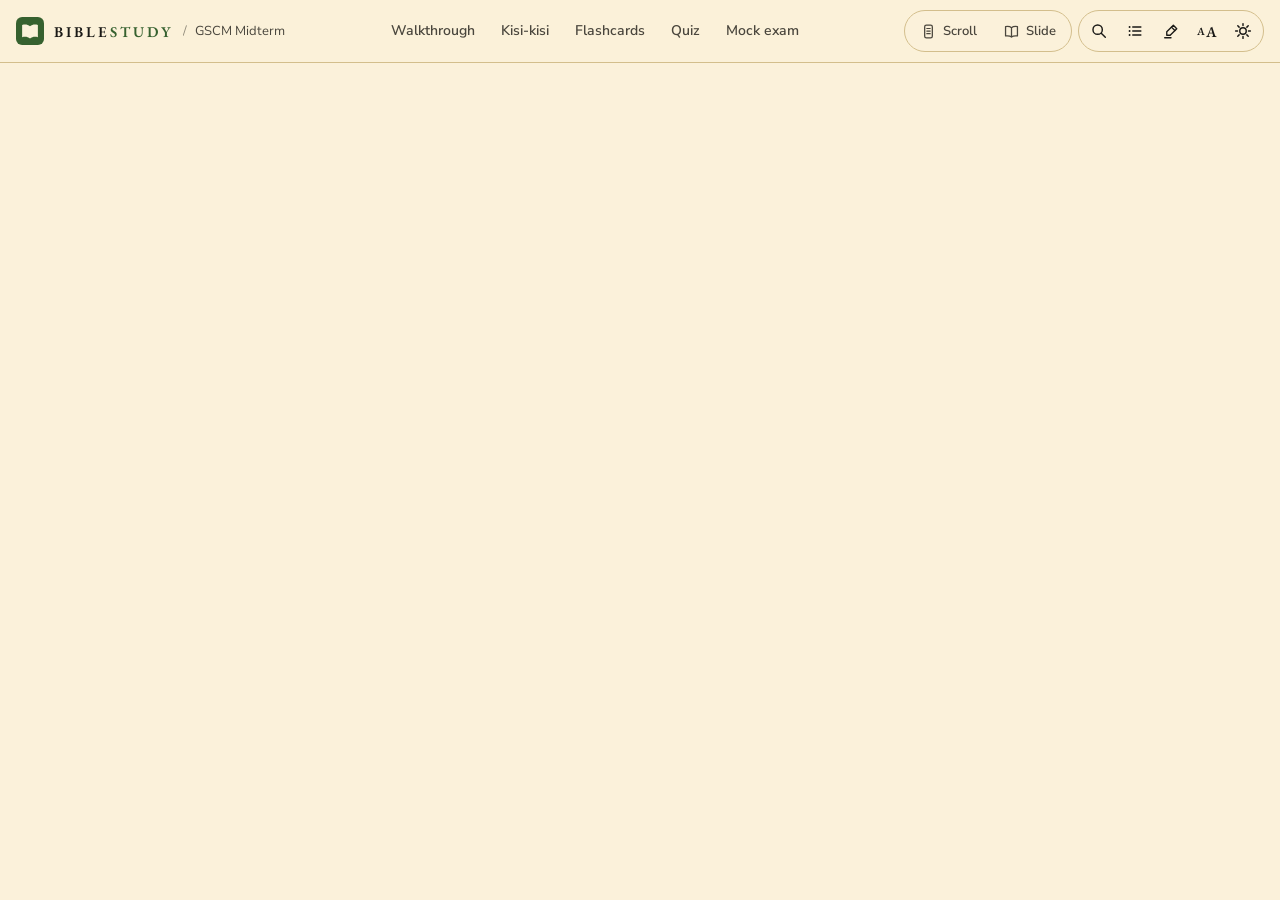
<file: tools/shell.html>
<!doctype html>
<html lang="en">
<head>
<meta charset="utf-8">
<meta name="viewport" content="width=device-width, initial-scale=1, viewport-fit=cover">
<title>GSCM Midterm · SECONDBRAIN</title>
<meta name="description" content="Global Supply Chain Management midterm notebook: walkthrough, the 14 kisi-kisi questions, flashcards, quiz and mock exam.">
<meta name="theme-color" content="#FBF1DA">
<link rel="icon" href="../assets/favicon.svg" type="image/svg+xml">
<script src="../assets/boot.js"></script>
<link rel="preconnect" href="https://fonts.googleapis.com">
<link rel="preconnect" href="https://fonts.gstatic.com" crossorigin>
<link rel="stylesheet" href="https://fonts.googleapis.com/css2?family=Atkinson+Hyperlegible:wght@400;700&family=Charis+SIL:wght@400;700&family=Crimson+Pro:wght@400;600;700&family=EB+Garamond:wght@400;500;600&family=Gelasio:wght@400;600;700&family=Inter:wght@400;600;700&family=Mulish:wght@400;600;700&family=Newsreader:wght@400;600&family=Nunito+Sans:wght@400;600;700&family=Source+Serif+4:wght@400;600;700&family=Tinos:wght@400;700&display=swap">
<link rel="stylesheet" href="../assets/secondbrain.css">
<link rel="stylesheet" href="../assets/notebook.css">
<link rel="stylesheet" href="../assets/book.css">
<link rel="stylesheet" href="../assets/scripture.css">
</head>
<body>
<header class="sb-top"><div class="wrap">
  <a class="sb-brand" href="../index.html"><svg class="sb-mark" viewBox="0 0 64 64" aria-hidden="true"><rect class="m-bg" width="64" height="64" rx="14"/><path class="m-pg" d="M14 18c7-2 13-1 18 3v28c-5-4-11-5-18-3zM50 18c-7-2-13-1-18 3v28c5-4 11-5 18-3z"/></svg><span class="sb-word">BIBLE<i>STUDY</i></span><span class="sb-crumb">GSCM Midterm</span></a>
  <nav class="sb-nav" id="nav" aria-label="Notebook sections">
    <a href="#learn">Walkthrough</a><a href="#kisi">Kisi-kisi</a><a href="#cards">Flashcards</a><a href="#quiz">Quiz</a><a href="#mock">Mock exam</a>
  </nav>
  <div class="sb-tools">
    <div class="rd-seg" role="radiogroup" aria-label="Reading mode">
      <button role="radio" data-layout-set="scroll"><svg viewBox="0 0 20 20" aria-hidden="true"><rect x="5.5" y="2.5" width="9" height="15" rx="2" fill="none" stroke="currentColor" stroke-width="1.5"/><path d="M8 6.5h4M8 9.5h4M8 12.5h4" stroke="currentColor" stroke-width="1.4" stroke-linecap="round"/></svg><span>Scroll</span></button>
      <button role="radio" data-layout-set="slide"><svg viewBox="0 0 20 20" aria-hidden="true"><path d="M10 5.5C8.5 4.2 6.3 3.8 3 4.2v11c3.3-.4 5.5 0 7 1.3 1.5-1.3 3.7-1.7 7-1.3v-11c-3.3-.4-5.5 0-7 1.3zM10 5.5v11" fill="none" stroke="currentColor" stroke-width="1.5" stroke-linejoin="round"/></svg><span>Slide</span></button>
    </div>
    <span class="sb-tool-group">
    <button class="sb-icon" data-panel="search" aria-haspopup="dialog" aria-expanded="false" aria-label="Search this notebook" title="Search ( / )"><svg viewBox="0 0 20 20" aria-hidden="true"><circle cx="8.5" cy="8.5" r="5.2" fill="none" stroke="currentColor" stroke-width="1.6"/><path d="M12.5 12.5l4.5 4.5" stroke="currentColor" stroke-width="1.6" stroke-linecap="round"/></svg></button>
    <button class="sb-icon" data-panel="toc" aria-haspopup="dialog" aria-expanded="false" aria-label="Contents"><svg viewBox="0 0 20 20" aria-hidden="true"><path d="M7.5 5.5h9M7.5 10h9M7.5 14.5h9" stroke="currentColor" stroke-width="1.6" stroke-linecap="round"/><circle cx="4" cy="5.5" r="1.1" fill="currentColor"/><circle cx="4" cy="10" r="1.1" fill="currentColor"/><circle cx="4" cy="14.5" r="1.1" fill="currentColor"/></svg></button>
    <button class="sb-icon" data-panel="highlights" aria-haspopup="dialog" aria-expanded="false" aria-label="Highlights"><svg viewBox="0 0 20 20" aria-hidden="true"><path d="M12.6 3.6l3.8 3.8-7.3 7.3H5.3v-3.8z" fill="none" stroke="currentColor" stroke-width="1.5" stroke-linejoin="round"/><path d="M10.5 5.7l3.8 3.8M3 17.5h7" stroke="currentColor" stroke-width="1.5" stroke-linecap="round"/></svg><span class="sb-badge" data-hl-count hidden></span></button>
    <button class="sb-icon" data-panel="prefs" aria-haspopup="dialog" aria-expanded="false" aria-label="Reading preferences"><span class="aa-small">A</span>A</button>
    <button class="sb-icon" data-sb="mode" aria-label="Switch between light and dark"><svg class="sun" viewBox="0 0 20 20" aria-hidden="true"><circle cx="10" cy="10" r="3.6" fill="none" stroke="currentColor" stroke-width="1.6"/><path d="M10 1.8v2.1M10 16.1v2.1M1.8 10h2.1M16.1 10h2.1M4.2 4.2l1.5 1.5M14.3 14.3l1.5 1.5M4.2 15.8l1.5-1.5M14.3 5.7l1.5-1.5" stroke="currentColor" stroke-width="1.6" stroke-linecap="round"/></svg><svg class="moon" viewBox="0 0 20 20" aria-hidden="true"><path d="M16.5 12.3A7 7 0 0 1 7.7 3.5a7 7 0 1 0 8.8 8.8z" fill="none" stroke="currentColor" stroke-width="1.6" stroke-linejoin="round"/></svg></button>
    </span>
  </div>
</div><div class="sb-progress" aria-hidden="true"></div></header>
</body>
</html>
</file>
<file: assets/secondbrain.css>
/* SECONDBRAIN shell: theme tokens, sticky header, reading-preferences sheet, library page.
   Every theme keeps body text at 9:1 or better and secondary text / accent at 4.5:1 or better
   against every surface it sits on (bg, panel, sunk, sheet, accent-soft). */

:root {
  /* type settings, overwritten by boot.js / secondbrain.js from saved prefs */
  --fs: 17px;
  --lh: 1.55;
  --ls: 0em;
  --ws: 0em;
  --measure: 900px;
  --reader: Palatino, "Palatino Linotype", "Book Antiqua", "EB Garamond", Georgia, serif;
  --w-body: 400;
  --w-strong: 600;
  --display: Palatino, "Palatino Linotype", "Book Antiqua", "EB Garamond", Georgia, serif;
  --ui: "Nunito Sans", -apple-system, BlinkMacSystemFont, "Segoe UI", Roboto, system-ui, sans-serif;
  --mono: "Nunito Sans", "Segoe UI", system-ui, sans-serif;
  --header-h: 64px;
  --gutter: max(16px, env(safe-area-inset-left, 0px));
  --gutter-r: max(16px, env(safe-area-inset-right, 0px));

  /* sepia is the default light look (matches the original notebook).
     --line-strong (borders that carry meaning, e.g. diagram boxes) is 3:1 or better on every surface. */
  --bg: #FBF1DA; --panel: #FBF1DA; --sunk: #F6E8C6; --sheet: #EFE1BE;
  --fg: #1A1916; --muted: #4A463D; --line: #D3BE8C; --line-strong: #8E7A4C;
  --accent: #36612F; --accent-soft: #EEEAC5; --on-accent: #FBF1DA;
  --flag: #1A1916; --flag-soft: #F6E8C6; --good: #36612F; --bad: #1A1916;
  --shadow: 0 1px 2px rgba(80, 60, 30, .08), 0 8px 24px rgba(80, 60, 30, .08);
  color-scheme: light;
}
@media (prefers-color-scheme: dark) {
  :root:not([data-theme]) {
    --bg: #1C1916; --panel: #1C1916; --sunk: #26221E; --sheet: #141210;
    --fg: #EFE7DB; --muted: #B5A895; --line: #463E34; --line-strong: #7A6E5E;
    --accent: #9CC48E; --accent-soft: #2A3324; --on-accent: #141210;
    --flag: #EFE7DB; --flag-soft: #2A251F; --good: #9CC48E; --bad: #EFE7DB;
    --shadow: 0 1px 2px rgba(0, 0, 0, .4), 0 8px 24px rgba(0, 0, 0, .35);
    color-scheme: dark;
  }
}
:root[data-theme="light"] {
  --bg: #FFFFFF; --panel: #FFFFFF; --sunk: #F4F3EF; --sheet: #F1F0EC;
  --fg: #1B1B1A; --muted: #55534E; --line: #C9C6BC; --line-strong: #858279;
  --accent: #2F6A2A; --accent-soft: #E8F0E3; --on-accent: #FFFFFF;
  --flag: #1B1B1A; --flag-soft: #F4F3EF; --good: #2F6A2A; --bad: #1B1B1A;
  --shadow: 0 1px 2px rgba(0, 0, 0, .06), 0 8px 24px rgba(0, 0, 0, .07);
  color-scheme: light;
}
:root[data-theme="sepia"] {
  --bg: #FBF1DA; --panel: #FBF1DA; --sunk: #F6E8C6; --sheet: #EFE1BE;
  --fg: #1A1916; --muted: #4A463D; --line: #D3BE8C; --line-strong: #8E7A4C;
  --accent: #36612F; --accent-soft: #EEEAC5; --on-accent: #FBF1DA;
  --flag: #1A1916; --flag-soft: #F6E8C6; --good: #36612F; --bad: #1A1916;
  --shadow: 0 1px 2px rgba(80, 60, 30, .08), 0 8px 24px rgba(80, 60, 30, .08);
  color-scheme: light;
}
:root[data-theme="sage"] {
  --bg: #D3D4B5; --panel: #D9DABD; --sunk: #C8C9A6; --sheet: #C4C5A1;
  --fg: #1B1D14; --muted: #3D402F; --line: #A2A37C; --line-strong: #62644A;
  --accent: #2B5022; --accent-soft: #C3CDA6; --on-accent: #E9EAD6;
  --flag: #1B1D14; --flag-soft: #C8C9A6; --good: #2B5022; --bad: #1B1D14;
  --shadow: 0 1px 2px rgba(40, 45, 20, .1), 0 8px 24px rgba(40, 45, 20, .1);
  color-scheme: light;
}
:root[data-theme="dark"] {
  --bg: #1C1916; --panel: #1C1916; --sunk: #26221E; --sheet: #141210;
  --fg: #EFE7DB; --muted: #B5A895; --line: #463E34; --line-strong: #7A6E5E;
  --accent: #9CC48E; --accent-soft: #2A3324; --on-accent: #141210;
  --flag: #EFE7DB; --flag-soft: #2A251F; --good: #9CC48E; --bad: #EFE7DB;
  --shadow: 0 1px 2px rgba(0, 0, 0, .4), 0 8px 24px rgba(0, 0, 0, .35);
  color-scheme: dark;
}
:root[data-theme="navy"] {
  --bg: #0C2731; --panel: #0C2731; --sunk: #12323E; --sheet: #081D25;
  --fg: #E4EDF0; --muted: #A3BAC2; --line: #2C4D5A; --line-strong: #5E808C;
  --accent: #8ED1BA; --accent-soft: #163D44; --on-accent: #081D25;
  --flag: #E4EDF0; --flag-soft: #12323E; --good: #8ED1BA; --bad: #E4EDF0;
  --shadow: 0 1px 2px rgba(0, 0, 0, .4), 0 8px 24px rgba(0, 0, 0, .35);
  color-scheme: dark;
}
:root[data-theme="charcoal"] {
  --bg: #3F4246; --panel: #3F4246; --sunk: #484B50; --sheet: #2E3033;
  --fg: #F3F3F2; --muted: #D0D2D5; --line: #64686E; --line-strong: #9A9EA4;
  --accent: #B9DEA9; --accent-soft: #4A5546; --on-accent: #2E3033;
  --flag: #F3F3F2; --flag-soft: #484B50; --good: #B9DEA9; --bad: #F3F3F2;
  --shadow: 0 1px 2px rgba(0, 0, 0, .35), 0 8px 24px rgba(0, 0, 0, .3);
  color-scheme: dark;
}
/* high contrast: secondary text becomes full-strength, rules get heavier */
:root[data-contrast="high"] { --muted: var(--fg); --line: var(--line-strong); }
:root[data-bold] { --w-body: 600; --w-strong: 800; }

*, *::before, *::after { box-sizing: border-box; }
html { font-size: var(--fs); background: var(--bg); -webkit-text-size-adjust: 100%; text-size-adjust: 100%; }
body {
  margin: 0;
  background: var(--bg);
  color: var(--fg);
  font-family: var(--reader);
  font-size: var(--fs);
  line-height: var(--lh);
  font-weight: var(--w-body);
  letter-spacing: var(--ls);
  word-spacing: var(--ws);
  overflow-wrap: break-word;
  -webkit-font-smoothing: antialiased;
  transition: background-color .25s ease, color .25s ease;
}
@media (prefers-reduced-motion: reduce) { body { transition: none; } }
b, strong { font-weight: var(--w-strong); }
a { color: var(--accent); }
img, svg { max-width: 100%; }
[hidden] { display: none !important; }
::selection { background: var(--accent); color: var(--on-accent); }
:focus-visible { outline: 2px solid var(--accent); outline-offset: 2px; border-radius: 4px; }

.wrap {
  max-width: var(--measure);
  margin: 0 auto;
  padding-left: var(--gutter);
  padding-right: var(--gutter-r);
}

/* ---------- header ---------- */
body::before { /* fills the notch area on phones */
  content: ""; position: fixed; inset: 0 0 auto; height: env(safe-area-inset-top, 0px);
  z-index: 30; background: var(--bg);
}
.sb-top {
  position: sticky; top: env(safe-area-inset-top, 0px); z-index: 20;
  background: color-mix(in srgb, var(--bg) 92%, transparent);
  -webkit-backdrop-filter: saturate(1.4) blur(10px);
  backdrop-filter: saturate(1.4) blur(10px);
  border-bottom: 1px solid var(--line);
  font-family: var(--ui);
  letter-spacing: 0; word-spacing: 0; font-weight: 400; line-height: 1.3;
}
.sb-top .wrap {
  max-width: max(var(--measure), 840px);
  display: grid;
  grid-template-columns: minmax(0, 1fr) auto;
  grid-template-areas: "brand tools" "nav nav";
  align-items: center;
  gap: 4px 12px;
  padding-top: 10px; padding-bottom: 8px;
}
@media (min-width: 760px) {
  .sb-top .wrap { grid-template-columns: auto minmax(0, 1fr) auto; grid-template-areas: "brand nav tools"; padding-block: 10px; }
}
.sb-brand { grid-area: brand; display: flex; align-items: center; gap: 10px; min-width: 0; text-decoration: none; color: var(--fg); }
.sb-mark { flex: none; width: 28px; height: 28px; }
.sb-mark .m-bg { fill: var(--accent); }
.sb-mark .m-pg { fill: var(--bg); }
.sb-word {
  font: 600 15px/1 var(--display); letter-spacing: .2em; white-space: nowrap;
}
.sb-word i { font-style: normal; color: var(--accent); }
.sb-crumb {
  font-size: 13px; color: var(--muted); white-space: nowrap; overflow: hidden; text-overflow: ellipsis; min-width: 0;
}
.sb-crumb::before { content: "/"; margin-right: 8px; opacity: .6; }
.sb-nav {
  grid-area: nav; display: flex; gap: 2px; overflow-x: auto; scrollbar-width: none;
  margin-inline: -6px; padding: 2px 6px;
}
.sb-nav::-webkit-scrollbar { display: none; }
@media (min-width: 760px) { .sb-nav { justify-content: center; margin: 0; } }
.sb-nav a {
  flex: none; font-size: 14px; font-weight: 600; color: var(--muted); text-decoration: none;
  padding: 7px 12px; border-radius: 999px; white-space: nowrap;
}
@media (max-width: 420px) { .sb-nav a { padding: 7px 10px; font-size: 13.5px; } }
.sb-nav a:hover { color: var(--fg); background: var(--sunk); }
.sb-nav a[aria-current="page"] { background: var(--accent-soft); color: var(--accent); }
.sb-lang { flex: none; display: inline-flex; margin-left: 10px; padding: 2px; border: 1px solid var(--line); border-radius: 999px; }
.sb-lang button { min-height: 0; padding: 3px 9px; border: 0; border-radius: 999px; background: none; color: var(--muted); font: 700 12px var(--ui); letter-spacing: .04em; cursor: pointer; }
.sb-lang button:hover { color: var(--fg); }
.sb-lang button[aria-pressed="true"] { background: var(--accent-soft); color: var(--accent); }
.sb-tools { grid-area: tools; display: flex; gap: 6px; align-items: center; }
.sb-icon {
  display: inline-flex; align-items: center; justify-content: center; flex: none; width: 38px; height: 38px; padding: 0;
  border-radius: 999px; border: 1px solid var(--line); background: var(--panel); color: var(--fg);
  cursor: pointer; font: 600 15px/1 var(--display); letter-spacing: 0;
}
.sb-icon:hover { border-color: var(--line-strong); }
.sb-icon svg { width: 18px; height: 18px; }
.sb-icon .moon { display: none; }
:root[data-mode="dark"] .sb-icon .sun { display: none; }
:root[data-mode="dark"] .sb-icon .moon { display: block; }
.sb-icon .aa-small { font-size: 11px; margin-right: 1px; }

.sb-progress { position: absolute; left: 0; bottom: -1px; height: 2px; width: 100%; background: var(--accent); transform-origin: 0 50%; transform: scaleX(var(--p, 0)); }

/* ---------- reading-preferences sheet ---------- */
.sb-scrim {
  position: fixed; inset: 0; z-index: 40; background: rgba(0, 0, 0, .45);
  opacity: 0; transition: opacity .2s ease;
}
.sb-scrim.on { opacity: 1; }
.sb-sheet {
  position: fixed; z-index: 41; left: 0; right: 0; bottom: 0;
  max-height: min(88dvh, 88vh);
  display: flex; flex-direction: column;
  background: var(--sheet); color: var(--fg);
  border-radius: 18px 18px 0 0; box-shadow: var(--shadow);
  font-family: var(--ui); font-size: 14px; line-height: 1.35; font-weight: 400;
  letter-spacing: 0; word-spacing: 0;
  transform: translateY(100%); transition: transform .28s cubic-bezier(.2, .8, .2, 1);
  padding-bottom: env(safe-area-inset-bottom, 0px);
}
.sb-sheet.on { transform: none; }
@media (min-width: 760px) {
  .sb-sheet {
    left: auto; top: 0; width: 400px; max-height: none; border-radius: 0;
    border-left: 1px solid var(--line);
    transform: translateX(100%);
    padding-top: env(safe-area-inset-top, 0px);
  }
}
@media (prefers-reduced-motion: reduce) { .sb-sheet, .sb-scrim { transition: none; } }
.sb-sheet-head {
  display: flex; align-items: center; justify-content: space-between; gap: 12px;
  padding: 14px 20px 10px; position: relative;
}
.sb-sheet-head::before { /* grab handle on phones */
  content: ""; position: absolute; top: 6px; left: 50%; width: 38px; height: 4px; margin-left: -19px;
  border-radius: 4px; background: var(--line-strong);
}
@media (min-width: 760px) { .sb-sheet-head::before { display: none; } }
.sb-sheet-head h2 { margin: 0; font: 600 17px/1.2 var(--ui); }
.sb-sheet-body { overflow-y: auto; overscroll-behavior: contain; padding: 0 20px 24px; }
.sb-label { display: block; margin: 18px 0 8px; font-size: 12px; font-weight: 700; letter-spacing: .06em; text-transform: uppercase; color: var(--muted); }
.sb-preview {
  background: var(--bg); color: var(--fg); border: 1px solid var(--line); border-radius: 12px; padding: 14px 16px;
  font-family: var(--reader); font-weight: var(--w-body); line-height: var(--lh); letter-spacing: var(--ls); word-spacing: var(--ws);
}
.sb-preview .aa { font-size: 30px; line-height: 1.1; margin-bottom: 6px; }
.sb-preview p { margin: 0; font-size: var(--fs); }
:root[data-justify] .sb-preview p { text-align: justify; hyphens: auto; }

.sb-themes { display: grid; grid-template-columns: repeat(3, minmax(0, 1fr)); gap: 10px 10px; }
.sb-theme { display: grid; gap: 5px; justify-items: center; background: none; border: 0; padding: 0; cursor: pointer; color: var(--muted); font: 600 12.5px var(--ui); }
.sb-theme .sw {
  position: relative; width: 100%; height: 44px; border-radius: 10px; display: grid; place-items: center;
  font: 500 16px var(--display); border: 1px solid rgba(127, 127, 127, .45);
}
.sb-theme[aria-checked="true"] { color: var(--accent); }
.sb-theme[aria-checked="true"] .sw { outline: 2px solid var(--accent); outline-offset: 2px; }
.sb-theme[aria-checked="true"] .sw::after {
  content: ""; position: absolute; top: -7px; right: -7px; width: 18px; height: 18px; border-radius: 50%;
  background: var(--accent) url("data:image/svg+xml,%3Csvg xmlns='http://www.w3.org/2000/svg' viewBox='0 0 16 16'%3E%3Cpath d='M4 8.5l2.5 2.5L12 5.5' fill='none' stroke='white' stroke-width='2' stroke-linecap='round' stroke-linejoin='round'/%3E%3C/svg%3E") center/12px no-repeat;
  box-shadow: 0 0 0 2px var(--sheet);
}
:root[data-mode="dark"] .sb-theme[aria-checked="true"] .sw::after {
  background-image: url("data:image/svg+xml,%3Csvg xmlns='http://www.w3.org/2000/svg' viewBox='0 0 16 16'%3E%3Cpath d='M4 8.5l2.5 2.5L12 5.5' fill='none' stroke='black' stroke-width='2' stroke-linecap='round' stroke-linejoin='round'/%3E%3C/svg%3E");
}

.sb-group { background: var(--panel); border: 1px solid var(--line); border-radius: 12px; overflow: hidden; }
.sb-row {
  display: flex; align-items: center; gap: 12px; width: 100%; min-height: 46px; padding: 10px 14px;
  border: 0; border-top: 1px solid var(--line); background: none; color: var(--fg); font: inherit; text-align: left;
}
.sb-row:first-child { border-top: 0; }
button.sb-row { cursor: pointer; }
.sb-row .ic { width: 20px; text-align: center; color: var(--muted); flex: none; font-family: var(--display); }
.sb-row .grow { flex: 1; min-width: 0; }
.sb-row .val { color: var(--muted); font-variant-numeric: tabular-nums; }
.sb-row .chev { width: 14px; height: 14px; transition: transform .2s; color: var(--muted); }
.sb-row[aria-expanded="true"] .chev { transform: rotate(180deg); }
.sb-fonts .sb-row { font-size: 15.5px; padding-left: 14px; }
.sb-fonts .sb-row .tick { margin-left: auto; color: var(--accent); visibility: hidden; font-family: var(--ui); }
.sb-fonts .sb-row[aria-checked="true"] .tick { visibility: visible; }
.sb-fonts .sb-row[aria-checked="true"] { color: var(--accent); }
.sb-fonts .sb-row small { font: 12px var(--ui); color: var(--muted); }
.sb-row.stack { display: block; }
@media (max-width: 759px) { [data-wide-only] { display: none; } }
.sb-row.stack .line { display: flex; justify-content: space-between; margin-bottom: 8px; }

/* switch */
.sb-switch { position: relative; flex: none; width: 46px; height: 28px; }
.sb-switch input { position: absolute; inset: 0; opacity: 0; margin: 0; cursor: pointer; z-index: 1; }
.sb-switch span { position: absolute; inset: 0; border-radius: 999px; background: var(--line-strong); transition: background .2s; }
.sb-switch span::after {
  content: ""; position: absolute; top: 3px; left: 3px; width: 22px; height: 22px; border-radius: 50%;
  background: #fff; box-shadow: 0 1px 3px rgba(0, 0, 0, .3); transition: transform .2s;
}
.sb-switch input:checked + span { background: var(--accent); }
.sb-switch input:checked + span::after { transform: translateX(18px); }
.sb-switch input:focus-visible + span { outline: 2px solid var(--accent); outline-offset: 2px; }

/* range */
.sb-size { display: flex; align-items: center; gap: 10px; }
.sb-size .lim { font-size: 12px; color: var(--muted); width: 22px; text-align: center; font-variant-numeric: tabular-nums; }
.sb-size button {
  flex: none; width: 34px; height: 34px; border-radius: 50%; border: 1px solid var(--line); background: var(--panel);
  color: var(--fg); cursor: pointer; font-family: var(--display); padding: 0;
}
.sb-size button.sm { font-size: 13px; } .sb-size button.lg { font-size: 19px; }
input[type="range"].sb-range {
  -webkit-appearance: none; appearance: none; width: 100%; height: 28px; background: transparent; margin: 0; cursor: pointer; flex: 1; min-width: 0;
}
.sb-range::-webkit-slider-runnable-track { height: 4px; border-radius: 4px; background: linear-gradient(var(--accent), var(--accent)) 0/var(--fill, 50%) 100% no-repeat, var(--line-strong); }
.sb-range::-moz-range-track { height: 4px; border-radius: 4px; background: var(--line-strong); }
.sb-range::-moz-range-progress { height: 4px; border-radius: 4px; background: var(--accent); }
.sb-range::-webkit-slider-thumb {
  -webkit-appearance: none; width: 20px; height: 20px; margin-top: -8px; border-radius: 50%;
  background: #fff; border: 1px solid rgba(0, 0, 0, .25); box-shadow: 0 1px 3px rgba(0, 0, 0, .3);
}
.sb-range::-moz-range-thumb { width: 20px; height: 20px; border-radius: 50%; background: #fff; border: 1px solid rgba(0, 0, 0, .25); box-shadow: 0 1px 3px rgba(0, 0, 0, .3); }

.sb-btn {
  font: 600 14px var(--ui); color: var(--fg); background: var(--panel); border: 1px solid var(--line);
  border-radius: 10px; padding: 10px 14px; cursor: pointer; letter-spacing: 0;
}
.sb-btn:hover { border-color: var(--line-strong); }
.sb-btn.wide { width: 100%; margin-top: 20px; }
.sb-btn.primary { background: var(--accent); border-color: var(--accent); color: var(--on-accent); }
.sb-note { font-size: 12.5px; color: var(--muted); margin: 8px 2px 0; }

/* ---------- library (index.html) ---------- */
.lib-hero { padding: clamp(36px, 8vw, 88px) 0 clamp(20px, 4vw, 36px); text-align: center; }
.lib-hero h1 {
  margin: 0; font: 500 clamp(34px, 9vw, 72px)/1 var(--display); letter-spacing: .14em; margin-right: -.14em;
}
.lib-hero h1 i { font-style: normal; color: var(--accent); }
.lib-hero p { margin: 14px auto 0; max-width: 46ch; color: var(--muted); }
.lib-rule { display: flex; align-items: center; gap: 14px; margin: 28px 0 18px; color: var(--muted); font: 700 12px var(--ui); letter-spacing: .12em; text-transform: uppercase; }
.lib-rule::before, .lib-rule::after { content: ""; flex: 1; height: 1px; background: var(--line); }
.lib-shelf { display: grid; grid-template-columns: repeat(auto-fit, minmax(min(100%, 340px), 1fr)); gap: 20px; padding-bottom: 72px; }
.book {
  position: relative; display: grid; grid-template-columns: 128px minmax(0, 1fr); gap: 20px;
  background: var(--panel); border: 1px solid var(--line); border-radius: 14px; padding: 16px; box-shadow: var(--shadow);
}
@media (max-width: 340px) { .book { grid-template-columns: 1fr; } .cover { max-width: 150px; } }
@media (max-width: 480px) { .book { grid-template-columns: 104px minmax(0, 1fr); gap: 14px; padding: 14px; } .cover { padding: 10px 8px 8px 14px; } .cover .t { font-size: 13px; } .cover .by { display: none; } .book .cover .code { letter-spacing: .06em; } }
.cover {
  position: relative; aspect-ratio: 2 / 3; border-radius: 4px 8px 8px 4px; overflow: hidden;
  background: #2F4A2B; color: #F6EEDC; padding: 12px 10px 10px 16px; display: flex; flex-direction: column;
  box-shadow: inset 6px 0 0 rgba(0, 0, 0, .22), inset 7px 0 0 rgba(255, 255, 255, .12), 0 4px 10px rgba(0, 0, 0, .22);
  text-decoration: none;
}
.cover.c-sea { background: #1F4A5E; }
.cover.c-plum { background: #5B2D4A; }
.cover.c-clay { background: #7A3E22; }
.cover.c-moss { background: #3F5230; }
.cover .code { font: 700 9.5px var(--ui); letter-spacing: .14em; opacity: .85; }
.cover .t { margin-top: auto; font: 500 15px/1.15 var(--display); overflow-wrap: normal; }
.cover .rule { height: 1px; background: currentColor; opacity: .5; margin: 8px 0 6px; }
.cover .by { font: 10px/1.3 var(--ui); opacity: .85; }
.book-body { min-width: 0; display: flex; flex-direction: column; }
.book h2 { margin: 0; font: 600 1.2rem/1.2 var(--display); }
.book h2 a { color: var(--fg); text-decoration: none; }
.book h2 a::after { content: ""; position: absolute; inset: 0; border-radius: 14px; } /* whole card is the link */
.book .meta { margin: 4px 0 0; font: 13px/1.4 var(--ui); color: var(--muted); }
.book .stats { display: flex; flex-wrap: wrap; gap: 4px 12px; margin: 10px 0 0; padding: 0; list-style: none; font: 12.5px var(--ui); color: var(--muted); }
.book .stats b { color: var(--fg); font-weight: 700; }
.book .prog { margin-top: auto; padding-top: 14px; font: 12.5px var(--ui); color: var(--muted); }
.book .bar { height: 4px; border-radius: 4px; background: var(--line); overflow: hidden; margin-bottom: 6px; }
.book .bar span { display: block; height: 100%; background: var(--accent); width: 0; }
.book .jump { position: relative; z-index: 1; display: flex; flex-wrap: wrap; gap: 6px; margin-top: 12px; }
.book .jump a {
  font: 600 12.5px var(--ui); color: var(--fg); text-decoration: none; border: 1px solid var(--line);
  border-radius: 999px; padding: 5px 11px; background: var(--bg);
}
.book .jump a:hover { border-color: var(--accent); color: var(--accent); }
.lib-foot { border-top: 1px solid var(--line); padding: 20px 0 calc(28px + env(safe-area-inset-bottom, 0px)); font: 13px var(--ui); color: var(--muted); text-align: center; }

/* font size: the value is shown as a badge beside the label, and in a bubble over the handle while it moves */
.sb-label-row { display: flex; align-items: center; justify-content: space-between; gap: 12px; margin: 18px 0 8px; }
.sb-label-row .sb-label { margin: 0; }
.sb-size-v {
  min-width: 58px; padding: 3px 10px; border-radius: 999px; text-align: center;
  background: var(--accent); color: var(--on-accent); font: 700 13px/1.3 var(--ui); font-variant-numeric: tabular-nums;
}
.sb-size-track { position: relative; flex: 1; min-width: 0; display: flex; --f: .25; }
.sb-bubble {
  position: absolute; bottom: calc(100% + 2px); left: calc(10px + (100% - 20px) * var(--f)); transform: translateX(-50%);
  min-width: 30px; padding: 3px 7px; border-radius: 8px; text-align: center; pointer-events: none;
  background: var(--fg); color: var(--bg); font: 700 13px/1.2 var(--ui); font-variant-numeric: tabular-nums;
  opacity: 0; transition: opacity .15s;
}
.sb-bubble::after { content: ""; position: absolute; left: 50%; top: 100%; margin-left: -5px; border: 5px solid transparent; border-top-color: var(--fg); }
.sb-size-track:has(input:active) .sb-bubble, .sb-size-track:has(input:focus-visible) .sb-bubble, .sb-size-track.show .sb-bubble { opacity: 1; }
@media (prefers-reduced-motion: reduce) { .sb-bubble { transition: none; } }
</file>
<file: assets/notebook.css>
/* Notebook content: book-page topics, flashcards, quiz, mock exam, diagrams.
   Text sizes are in rem so the font-size setting scales the whole page; diagrams keep their drawn sizes. */

main { padding-block: 28px 72px; }
h1, h2, h3 { font-family: var(--reader); text-wrap: balance; line-height: 1.2; letter-spacing: var(--ls); }
h1 { font-size: 1.95rem; font-weight: 600; margin: 0 0 6px; }
h2 { font-size: 1.33rem; font-weight: 600; margin: 0; }
h3 { font-size: .95rem; font-weight: 700; margin: 16px 0 4px; }
p { margin: 6px 0; }
ul, ol { margin: 4px 0; padding-left: 1.25em; }
li { margin: 3px 0; }
abbr { text-decoration: underline dotted; cursor: help; }

.lede { color: var(--muted); margin-bottom: 18px; }
#v-learn > .toc { display: none; } /* replaced by the Contents panel */

/* book page */
section.topic {
  scroll-margin-top: calc(var(--header-h) + 12px);
  border-top: 1px solid var(--line);
  padding: 32px clamp(0px, 3vw, 28px) 12px;
}
section.topic .tag {
  display: block; text-align: center; font: 600 .68rem var(--mono); letter-spacing: .12em;
  text-transform: uppercase; color: var(--muted); margin-bottom: 6px;
}
section.topic h2 {
  text-align: center; font-weight: 500; font-size: 1.45rem; padding-bottom: 10px; margin: 2px auto 16px;
  border-bottom: 1px solid var(--fg); width: fit-content; max-width: 100%;
}
.explain { margin: 16px 0; }
.explain span {
  display: block; font: 700 .64rem var(--mono); letter-spacing: .08em; text-transform: uppercase;
  color: var(--accent); margin-bottom: 2px;
}
.explain p + p { text-indent: 2em; }
:root[data-justify] .explain p,
:root[data-justify] section.topic > p,
:root[data-justify] section.topic li,
:root[data-justify] .lede,
:root[data-justify] .ans p { text-align: justify; hyphens: auto; -webkit-hyphens: auto; }

.tip {
  background: var(--accent-soft); border-left: 3px solid var(--accent); padding: 9px 13px; margin-top: 12px;
  border-radius: 0 8px 8px 0; font-size: .86rem;
}
.tip b { color: var(--accent); }
.mnemo { font: 600 .8rem var(--mono); background: var(--accent-soft); color: var(--accent); padding: 2px 6px; border-radius: 4px; }
.formula {
  font: 600 .85rem var(--mono); background: var(--sunk); border: 1px solid var(--line); padding: 8px 12px;
  border-radius: 8px; margin: 6px 0; overflow-x: auto; white-space: pre;
}
.tbl { overflow-x: auto; margin: 8px 0; -webkit-overflow-scrolling: touch; }
table { border-collapse: collapse; font-size: .82rem; font-variant-numeric: tabular-nums; min-width: 100%; }
th, td { border-bottom: 1px solid var(--line); padding: 6px 8px; text-align: left; vertical-align: top; }
th { font-size: .73rem; font-weight: 700; color: var(--muted); text-transform: uppercase; letter-spacing: .04em; }
td.n { text-align: right; font-family: var(--mono); }
table.gloss td:first-child { white-space: nowrap; }

/* logic chain, steps, columns */
.chain { display: grid; grid-template-columns: repeat(4, minmax(0, 1fr)); gap: 22px; margin: 12px 0 6px; }
.chain > div {
  position: relative; background: var(--sunk); border: 1px solid var(--line); border-radius: 8px;
  padding: 8px 10px; font-size: .82rem; line-height: 1.45;
}
.chain > div:not(:last-child)::after {
  content: "→"; position: absolute; right: -17px; top: 50%; transform: translateY(-50%); color: var(--accent); font-weight: 700;
}
.chain span {
  display: block; font: 700 .64rem var(--mono); letter-spacing: .06em; text-transform: uppercase; color: var(--accent); margin-bottom: 2px;
}
.chain > div:last-child { border-color: var(--accent); background: var(--accent-soft); }
.steps { list-style: none; counter-reset: s; display: flex; flex-wrap: wrap; gap: 8px; padding: 0; margin: 8px 0; }
.steps li {
  counter-increment: s; flex: 1 1 130px; min-width: 0; background: var(--sunk); border: 1px solid var(--line);
  border-radius: 8px; padding: 7px 10px; font-size: .79rem; line-height: 1.4; margin: 0; text-align: left !important;
}
.steps li::before {
  content: counter(s); font: 700 .67rem var(--mono); color: var(--on-accent); background: var(--accent);
  border-radius: 50%; width: 18px; height: 18px; display: inline-grid; place-items: center; margin-right: 6px;
}
.steps li b::after { content: ""; display: block; }
.cols { display: grid; grid-template-columns: repeat(2, minmax(0, 1fr)); gap: 18px; align-items: start; }
.cols > * { min-width: 0; }
.trio { display: grid; grid-template-columns: repeat(3, minmax(0, 1fr)); gap: 10px; }
.trio figure { margin: 6px 0; }
.next { margin-top: 12px; font-size: .82rem; color: var(--muted); }
.next b { color: var(--accent); }
@media (max-width: 700px) {
  .chain, .cols, .trio { grid-template-columns: 1fr; }
  .chain > div:not(:last-child)::after { content: "↓"; right: auto; left: 50%; top: auto; bottom: -20px; transform: translateX(-50%); }
}

/* diagrams: drawn in the notebook's original serif so labels stay inside their boxes whatever reading font is chosen */
figure { margin: 18px 0; }
.figscroll { overflow-x: auto; -webkit-overflow-scrolling: touch; }
.dg { display: block; width: 100%; height: auto; min-width: var(--mw, 0); color: var(--fg); letter-spacing: 0; word-spacing: 0; }
.dg text { fill: currentColor; font: 12px var(--display); }
.dg rect { rx: 8px; }
.dg .tt { font-weight: 600; }
.dg .sm { font-size: 11.5px; }
.dg .mut { fill: var(--muted); } .dg .ta { fill: var(--accent); } .dg .tf { fill: var(--flag); }
.dg .b { fill: var(--sunk); stroke: var(--line-strong); stroke-width: 1.4; }
.dg .a { fill: var(--accent-soft); stroke: var(--accent); stroke-width: 1.4; }
.dg .f { fill: var(--flag-soft); stroke: var(--flag); stroke-width: 1.4; }
.dg .zone { fill: none; stroke: var(--accent); stroke-width: 1.2; }
.dg .ln { stroke: var(--fg); stroke-width: 1.5; fill: none; }
.dg .lf { stroke: var(--flag); } .dg .lc { stroke: var(--accent); } .dg .la2 { stroke: var(--accent); stroke-width: 2.4; } .dg .lm { stroke: var(--muted); }
.dg .err { stroke: var(--flag); stroke-width: 2.5; }
.dg .mk { fill: var(--fg); } .dg .mkf { fill: var(--flag); } .dg .mkc { fill: var(--accent); }
.dg .ax { stroke: var(--muted); stroke-width: 1.2; } .dg .grid { stroke: var(--line); stroke-width: 1; }
.dg .dot { fill: var(--accent); } .dg .dotf { fill: var(--flag); }
.dg .bar1 { fill: var(--line-strong); } .dg .bar2 { fill: var(--accent); }
.dg .band { fill: var(--accent-soft); } .dg .dp { fill: var(--fg); stroke: var(--fg); }
figcaption { font-size: .82rem; color: var(--muted); margin-top: 6px; }

/* shared controls */
main select, main button {
  font: 600 .8rem var(--ui); color: var(--fg); background: var(--panel); border: 1px solid var(--line);
  border-radius: 8px; padding: 8px 13px; cursor: pointer; letter-spacing: 0; min-height: 38px;
}
main select:hover, main button:hover { border-color: var(--line-strong); }
main button.primary { background: var(--accent); border-color: var(--accent); color: var(--on-accent); }

/* flashcards */
.deck-bar { display: flex; flex-wrap: wrap; gap: 8px; align-items: center; margin-bottom: 14px; }
.deck-bar select { max-width: 100%; } /* long deck names must not widen the page on phones */
.counter { font: 600 .8rem var(--mono); color: var(--muted); margin-left: auto; }
.card {
  background: var(--panel); border: 1px solid var(--line); border-radius: 14px; min-height: 240px; padding: 28px 24px;
  display: flex; flex-direction: column; justify-content: center; gap: 12px; cursor: pointer; text-align: center; box-shadow: var(--shadow);
}
.card .side { font: 700 .67rem var(--mono); letter-spacing: .08em; text-transform: uppercase; color: var(--muted); }
.card .q { font: 600 1.33rem/1.35 var(--reader); }
.card .a { font-size: 1rem; max-width: 60ch; margin: 0 auto; }
.row { display: flex; gap: 8px; flex-wrap: wrap; justify-content: center; margin-top: 14px; }
.row button { min-width: 120px; }
@media (prefers-reduced-motion: no-preference) { .card { transition: transform .15s; } .card:active { transform: scale(.99); } }

/* quiz */
.score {
  position: sticky; top: calc(var(--header-h) + env(safe-area-inset-top, 0px) + 8px); z-index: 2;
  display: inline-block; background: var(--panel); border: 1px solid var(--line); border-radius: 999px;
  padding: 6px 14px; font: 600 .8rem var(--mono); margin-bottom: 12px; box-shadow: var(--shadow);
}
.qitem { background: var(--panel); border: 1px solid var(--line); border-radius: 12px; padding: 16px 18px; margin-bottom: 12px; }
.qitem .stem { font-weight: var(--w-strong); margin-bottom: 8px; }
.opt { display: block; width: 100%; text-align: left; font: var(--w-body) .87rem/1.45 var(--reader); letter-spacing: var(--ls); margin: 6px 0; padding: 10px 13px; }
.opt.right { border-color: var(--good); border-width: 2px; background: var(--accent-soft); }
.opt.wrong { border-color: var(--bad); border-width: 2px; text-decoration: line-through; background: var(--sunk); }
.why { font-size: .84rem; color: var(--muted); margin-top: 6px; }

/* mock exam */
.msec { margin: 24px 0 10px; font-size: 1.15rem; }
details.mock { background: var(--panel); border: 1px solid var(--line); border-radius: 12px; padding: 14px 18px; margin-bottom: 12px; }
details.mock summary { cursor: pointer; font-weight: var(--w-strong); list-style: none; }
details.mock summary::-webkit-details-marker { display: none; }
details.mock summary::before { content: "＋ "; color: var(--accent); font-family: var(--mono); }
details.mock[open] summary::before { content: "－ "; }
.pts { font: 700 .67rem var(--mono); color: var(--flag); margin-left: 6px; }
.ans { margin-top: 10px; border-top: 1px dashed var(--line-strong); padding-top: 8px; }
.ans p { margin: 4px 0 10px; }

@media (max-width: 520px) {
  h1 { font-size: 1.55rem; }
  section.topic { padding: 24px 0 8px; }
  section.topic h2 { font-size: 1.27rem; }
  .card { padding: 22px 16px; min-height: 220px; }
  .card .q { font-size: 1.15rem; }
  .qitem, details.mock { padding: 14px; }
  .counter { margin-left: 0; width: 100%; }
}

.kicker { font: 700 .7rem var(--mono); letter-spacing: .1em; text-transform: uppercase; color: var(--accent); margin: 0 0 8px; }

/* ---------- reader toolbar ---------- */
.sb-top .wrap { max-width: none; }
@media (min-width: 760px) and (max-width: 1099px) {
  .sb-top .wrap { grid-template-columns: minmax(0, 1fr) auto; grid-template-areas: "brand tools" "nav nav"; padding-bottom: 8px; }
  .sb-nav { justify-content: flex-start; margin-inline: -6px; }
}
@media (max-width: 599px) { .sb-brand .sb-word, .sb-brand .sb-crumb { display: none; } }
.rd-seg, .sb-tool-group {
  display: inline-flex; align-items: center; gap: 2px; padding: 3px;
  border: 1px solid var(--line); border-radius: 999px; background: var(--panel);
}
.rd-seg button {
  display: inline-flex; align-items: center; gap: 6px; height: 34px; padding: 0 12px; border: 0; border-radius: 999px;
  background: none; color: var(--muted); font: 600 13px var(--ui); cursor: pointer;
}
.rd-seg button svg { width: 17px; height: 17px; }
.rd-seg button:hover { color: var(--fg); }
.rd-seg button[aria-checked="true"] { background: var(--accent-soft); color: var(--accent); }
.sb-tool-group .sb-icon { position: relative; width: 34px; height: 34px; border: 0; background: none; }
.sb-tool-group .sb-icon:hover { background: var(--sunk); }
.sb-tool-group .sb-icon[aria-expanded="true"] { background: var(--accent-soft); color: var(--accent); }
.sb-badge {
  position: absolute; top: -2px; right: -3px; min-width: 16px; height: 16px; padding: 0 4px; border-radius: 8px;
  background: var(--accent); color: var(--on-accent); font: 700 10px/16px var(--ui); text-align: center;
}
@media (max-width: 759px) {
  .sb-tools { gap: 6px; }
  .rd-seg button { padding: 0 8px; }
  .rd-seg button span { position: absolute; width: 1px; height: 1px; overflow: hidden; clip: rect(0 0 0 0); white-space: nowrap; }
}

/* ---------- slide mode: the walkthrough and kisi-kisi become pages (two per spread on wide screens) ---------- */
:root { --foot-h: 0px; --page-pad: max(20px, env(safe-area-inset-left, 0px)); }
.rd-foot { display: none; }
:root[data-paged] { --foot-h: 60px; --page-h: calc(100vh - var(--header-h) - var(--foot-h) - env(safe-area-inset-top, 0px) - env(safe-area-inset-bottom, 0px)); }
@supports (height: 100dvh) {
  :root[data-paged] { --page-h: calc(100dvh - var(--header-h) - var(--foot-h) - env(safe-area-inset-top, 0px) - env(safe-area-inset-bottom, 0px)); }
}
:root[data-paged],
:root[data-paged] body { height: 100%; overflow: hidden; overscroll-behavior: none; }
:root[data-paged] main.wrap { max-width: none; padding: 0; }
:root[data-paged] [data-readable] {
  width: calc(100vw - 2 * var(--page-pad));
  height: var(--page-h);
  margin: 0 auto;
  padding: 20px 0 8px;
  columns: 1;
  column-gap: 48px;
  column-fill: auto;
  overflow: hidden;
}
@media (min-width: 1024px) {
  :root { --page-pad: 64px; }
  :root[data-paged] [data-readable] {
    width: min(calc(100vw - 2 * var(--page-pad)), 1640px);
    padding-top: 28px;
    columns: 2;
    column-gap: 112px;
    column-rule: 1px solid var(--line);
  }
  :root[data-paged] [data-readable] > .kicker { margin-top: min(16vh, 140px); }
}
:root[data-paged] [data-readable] section.topic { break-before: column; border-top: 0; padding: 0 0 8px; }
:root[data-paged] [data-readable] :is(figure, .chain, .tip, .formula, .steps li, tr, .chain > div) { break-inside: avoid; }
:root[data-paged] [data-readable] :is(h2, h3, .tag, .explain > span, figcaption) { break-after: avoid; }
:root[data-paged] [data-readable] .tbl { overflow: visible; }
:root[data-paged] [data-readable] .dg { max-height: calc(var(--page-h) - 120px); }

:root[data-paged] .rd-foot {
  display: flex; position: fixed; z-index: 15; left: 0; right: 0; bottom: 0;
  height: calc(var(--foot-h) + env(safe-area-inset-bottom, 0px));
  padding: 0 var(--page-pad) env(safe-area-inset-bottom, 0px);
  align-items: center; justify-content: space-between; gap: 12px;
  background: var(--bg); font: 13px var(--ui); color: var(--muted); letter-spacing: 0; word-spacing: 0;
}
.rd-where, .rd-pct { flex: 1; min-width: 0; white-space: nowrap; overflow: hidden; text-overflow: ellipsis; }
.rd-where { font-weight: 700; font-size: 11.5px; letter-spacing: .08em; text-transform: uppercase; }
.rd-pct { text-align: right; }
.rd-pager { display: flex; align-items: center; gap: 4px; padding: 3px; border: 1px solid var(--line); border-radius: 999px; background: var(--panel); }
.rd-pager .sb-icon { width: 34px; height: 34px; border: 0; background: none; }
.rd-pager .sb-icon:hover:not(:disabled) { background: var(--sunk); }
.rd-pager .sb-icon:disabled { opacity: .35; cursor: default; }
.rd-count {
  min-width: 112px; height: 34px; padding: 0 10px; border: 0; border-radius: 999px; background: none; cursor: pointer;
  font: 700 13px var(--ui); color: var(--fg); text-align: center; font-variant-numeric: tabular-nums;
  text-decoration: underline dotted var(--line-strong); text-underline-offset: 4px;
}
.rd-count:hover, .rd-count[aria-expanded="true"] { background: var(--sunk); text-decoration-color: var(--accent); }
.rd-jump {
  position: absolute; left: 50%; bottom: calc(100% + 4px); transform: translateX(-50%); width: min(340px, calc(100vw - 24px));
  display: grid; gap: 12px; padding: 14px 16px; background: var(--sheet); color: var(--fg);
  border: 1px solid var(--line-strong); border-radius: 14px; box-shadow: var(--shadow); font: 14px var(--ui);
}
.rd-jump[hidden] { display: none; }
.rd-jump-row { display: flex; align-items: center; gap: 10px; font-weight: 600; }
.rd-jump-n {
  width: 76px; height: 38px; padding: 0 10px; border: 1px solid var(--line-strong); border-radius: 8px;
  background: var(--panel); color: var(--fg); font: 700 15px var(--ui); text-align: center; font-variant-numeric: tabular-nums;
}
.rd-jump-n:focus { outline: 2px solid var(--accent); outline-offset: 1px; }
.rd-jump-of { color: var(--muted); }
.rd-jump-where { margin: -4px 0 0; min-height: 2.6em; font: italic 14px/1.35 var(--display); color: var(--muted); }
.rd-jump-go { display: flex; justify-content: flex-end; gap: 8px; }
.rd-jump-go .sb-btn { padding: 8px 16px; }
@media (max-width: 599px) { .rd-where, .rd-pct { display: none; } :root[data-paged] .rd-foot { justify-content: center; } }

/* ---------- highlights ---------- */
:root {
  --hl-yellow: #FFE27A; --hl-yellow-line: #C99A00;
  --hl-green: #C6EAB0; --hl-green-line: #4E9A2E;
  --hl-blue: #BFE1F7; --hl-blue-line: #2F86C2;
  --hl-pink: #F8C8DB; --hl-pink-line: #C8487A;
}
:root[data-mode="dark"] {
  --hl-yellow: #5E4E0E; --hl-yellow-line: #E3B92B;
  --hl-green: #2C4B22; --hl-green-line: #7CC35C;
  --hl-blue: #1D4560; --hl-blue-line: #5EB0E5;
  --hl-pink: #5B2440; --hl-pink-line: #E77AA8;
}
.hl-yellow { --c: var(--hl-yellow); --cl: var(--hl-yellow-line); }
.hl-green { --c: var(--hl-green); --cl: var(--hl-green-line); }
.hl-blue { --c: var(--hl-blue); --cl: var(--hl-blue-line); }
.hl-pink { --c: var(--hl-pink); --cl: var(--hl-pink-line); }
mark.hl {
  color: inherit; background: var(--c); box-shadow: inset 0 -2px 0 var(--cl); border-radius: 2px; cursor: pointer;
  -webkit-box-decoration-break: clone; box-decoration-break: clone;
}
:root[data-contrast="high"] mark.hl { box-shadow: inset 0 -3px 0 var(--cl); }
mark.hl.hl-flash { animation: hl-flash .6s ease 3; }
@keyframes hl-flash { 50% { outline: 2px solid var(--cl); outline-offset: 2px; } }
@media (prefers-reduced-motion: reduce) { mark.hl.hl-flash { animation: none; outline: 2px solid var(--cl); outline-offset: 2px; } }

.hl-pop {
  position: fixed; z-index: 35; display: flex; align-items: center; gap: 6px; padding: 6px 8px;
  background: var(--sheet); border: 1px solid var(--line-strong); border-radius: 999px; box-shadow: var(--shadow);
  font: 600 13px var(--ui); letter-spacing: 0;
}
.hl-dot { width: 28px; height: 28px; padding: 0; border-radius: 50%; background: var(--c); border: 2px solid var(--cl); cursor: pointer; }
.hl-dot[aria-pressed="true"] { outline: 2px solid var(--fg); outline-offset: 2px; }
.hl-sep { width: 1px; height: 22px; background: var(--line); margin: 0 2px; }
.hl-act { border: 0; background: none; color: var(--fg); font: inherit; padding: 7px 9px; border-radius: 999px; cursor: pointer; }
.hl-act:hover { background: var(--sunk); }

/* ---------- contents + highlights panels ---------- */
.rd-toc .sb-row { align-items: flex-start; color: var(--fg); text-decoration: none; }
.rd-toc .grow { font: 500 15.5px/1.3 var(--display); }
.rd-toc small { display: block; margin-bottom: 3px; font: 700 10.5px/1.3 var(--ui); letter-spacing: .06em; text-transform: uppercase; color: var(--muted); }
.rd-toc .num { flex: none; width: 22px; padding-top: 1px; font: 700 12px var(--ui); color: var(--muted); }
.rd-toc .sb-row:hover { background: var(--sunk); }
.rd-toc .sb-row.here { background: var(--accent-soft); }
.rd-toc .sb-row.here .grow, .rd-toc .sb-row.here .num { color: var(--accent); }
.rd-hl { display: flex; border-top: 1px solid var(--line); }
.rd-hl:first-child { border-top: 0; }
.rd-hl-go {
  flex: 1; min-width: 0; display: flex; gap: 12px; padding: 12px 6px 12px 14px; border: 0; background: none;
  color: var(--fg); font: 15px/1.45 var(--display); text-align: left; cursor: pointer;
}
.rd-hl-go:hover { background: var(--sunk); }
.rd-hl-bar { flex: none; width: 4px; border-radius: 2px; background: var(--cl); }
.rd-hl-text { display: -webkit-box; -webkit-line-clamp: 4; -webkit-box-orient: vertical; overflow: hidden; }
.rd-hl-del { flex: none; width: 42px; border: 0; background: none; color: var(--muted); cursor: pointer; }
.rd-hl-del:hover { color: var(--fg); background: var(--sunk); }
.rd-hl-del svg { width: 16px; height: 16px; }
.rd-empty { text-align: center; padding: 40px 12px; color: var(--muted); }
.rd-empty b { color: var(--fg); }
.rd-empty-mark { width: 56px; height: 14px; margin: 0 auto 16px; border-radius: 3px; background: var(--hl-yellow); box-shadow: inset 0 -3px 0 var(--hl-yellow-line); }

/* ---------- kisi-kisi chapter ---------- */
.sr { position: absolute; width: 1px; height: 1px; overflow: hidden; clip: rect(0 0 0 0); white-space: nowrap; }
code { font: .86em ui-monospace, SFMono-Regular, Menlo, monospace; background: var(--sunk); border: 1px solid var(--line); padding: 0 4px; border-radius: 4px; }
.dg .hub { fill: var(--bg); }
.kq-how { margin: 20px 0 8px; }
.kq-how h3 { font-size: 1rem; margin: 0 0 8px; }
.kq-moves { list-style: none; counter-reset: m; padding: 0; margin: 8px 0; display: grid; grid-template-columns: repeat(auto-fit, minmax(min(100%, 240px), 1fr)); gap: 6px 22px; }
.kq-moves li { counter-increment: m; position: relative; padding-left: 32px; margin: 0; }
.kq-moves li::before, .kq-n {
  display: grid; place-items: center; width: 24px; height: 24px; border-radius: 50%;
  background: var(--accent); color: var(--on-accent); font: 700 .7rem/1 var(--ui); letter-spacing: 0;
}
.kq-moves li::before { content: counter(m); position: absolute; left: 0; top: .1em; }
.kq-bar {
  display: flex; flex-wrap: wrap; align-items: center; justify-content: space-between; gap: 8px 16px;
  margin: 18px 0 12px; padding: 10px 0; border-block: 1px solid var(--line); font: .82rem var(--ui); color: var(--muted);
}
.kq-count b { color: var(--accent); font-size: 1rem; }
.kq-toc { display: grid; grid-template-columns: repeat(auto-fill, minmax(min(100%, 260px), 1fr)); column-gap: 28px; margin: 0 0 28px; }
.kq-toc a { display: flex; gap: 10px; align-items: baseline; padding: 8px 0; border-bottom: 1px dotted var(--line-strong); color: var(--fg); text-decoration: none; font-size: .9rem; line-height: 1.35; }
.kq-toc a b { flex: none; min-width: 2.8em; font: 700 .72rem var(--mono); color: var(--accent); }
.kq-toc a:hover { color: var(--accent); }
.kq-toc a.done::after { content: "✓"; margin-left: auto; padding-left: 8px; color: var(--accent); font-weight: 700; }

.kq-block { margin-top: 26px; }
.kq-h {
  margin: 0 0 10px; padding-bottom: 6px; border-bottom: 1px solid var(--line);
  font: 700 .68rem var(--mono); letter-spacing: .1em; text-transform: uppercase; color: var(--accent);
}
.kq-lead { font-style: italic; }
.kq-keys { font-size: .86rem; color: var(--muted); }
.kq-keys b { color: var(--fg); }

/* reasoning staircase: numbered circles joined by a thin line */
.kq-steps { list-style: none; padding: 0; margin: 4px 0 0; }
.kq-steps > li { position: relative; margin: 0; padding: 0 0 16px 40px; }
.kq-steps > li::before { content: ""; position: absolute; left: 11.5px; top: 30px; bottom: 2px; width: 1px; background: var(--line-strong); }
.kq-steps > li:last-child { padding-bottom: 0; }
.kq-steps > li:last-child::before { display: none; }
.kq-step { position: static; margin: 0 0 4px; padding-top: 1px; font-size: 1rem; line-height: 1.35; font-weight: var(--w-strong); }
.kq-n { position: absolute; left: 0; top: 0; }
.kq-steps li li { margin: 2px 0; }

.kq-answer { border: 1px solid var(--fg); border-radius: 4px; background: var(--panel); }
.kq-answer-bar { display: flex; flex-wrap: wrap; gap: 8px; align-items: center; justify-content: space-between; padding: 8px 10px; }
.kq-answer-bar::before { content: "Try answering on paper first."; font: italic .82rem var(--reader); color: var(--muted); margin-right: auto; }
.kq-answer:has([aria-expanded="true"]) .kq-answer-bar::before { content: "Model answer"; font: 700 .68rem var(--mono); letter-spacing: .1em; text-transform: uppercase; color: var(--accent); }
main button.kq-reveal[aria-expanded="false"] { background: var(--accent); border-color: var(--accent); color: var(--on-accent); }
.kq-answer-body { padding: 4px 18px 14px; border-top: 1px dashed var(--line-strong); }
.kq-answer-body p { margin: 10px 0; }
.kq-mistakes { list-style: none; padding: 0; }
.kq-mistakes li { position: relative; padding-left: 26px; }
.kq-mistakes li::before { content: "✗"; position: absolute; left: 3px; color: var(--flag); font-weight: 700; }
.kq-check {
  display: flex; align-items: center; gap: 12px; margin: 26px 0 8px; padding: 12px 14px; cursor: pointer;
  border: 1px dashed var(--line-strong); border-radius: 8px; font: 600 .86rem var(--ui); letter-spacing: 0;
}
.kq-check input { flex: none; width: 20px; height: 20px; margin: 0; accent-color: var(--accent); }
.kq-check:has(input:checked) { border-style: solid; border-color: var(--accent); background: var(--accent-soft); color: var(--accent); }
.kq figcaption { font-style: italic; text-align: center; margin-inline: auto; max-width: 70ch; }
:root[data-paged] [data-readable] :is(.kq-h, .kq-step) { break-after: avoid; }
:root[data-paged] [data-readable] :is(.kq-answer-bar, .kq-check, .kq-moves li, .kq-toc a) { break-inside: avoid; }
.hl-act.hl-remove { display: inline-flex; align-items: center; gap: 5px; color: var(--flag); }
.hl-act.hl-remove svg { width: 16px; height: 16px; }
.hl-act.hl-remove[hidden] { display: none; }

/* ---------- search ---------- */
.sr-field { display: flex; align-items: center; gap: 10px; padding: 0 12px; border: 1px solid var(--line-strong); border-radius: 10px; background: var(--panel); }
.sr-field svg { flex: none; width: 18px; height: 18px; color: var(--muted); }
.sr-field input { flex: 1; min-width: 0; height: 44px; border: 0; background: none; color: var(--fg); font: 15px var(--ui); outline: none; }
.sr-field:focus-within { border-color: var(--accent); box-shadow: 0 0 0 2px var(--accent-soft); }
.sr-sum { margin: 10px 2px 0; }
.sr-res { display: block; width: 100%; padding: 11px 14px; border: 0; border-top: 1px solid var(--line); background: none; color: var(--fg); text-align: left; font: inherit; cursor: pointer; }
.sr-res:first-child { border-top: 0; }
.sr-res:hover { background: var(--sunk); }
.sr-res-h { display: flex; align-items: baseline; gap: 8px; margin-bottom: 3px; }
.sr-res-l { flex: none; font: 700 10.5px var(--ui); letter-spacing: .06em; text-transform: uppercase; color: var(--accent); }
.sr-res-t { flex: 1; min-width: 0; overflow: hidden; text-overflow: ellipsis; white-space: nowrap; font: 600 13px var(--ui); }
.sr-res-c { flex: none; min-width: 20px; padding: 0 6px; border-radius: 9px; background: var(--sunk); font: 700 11px/18px var(--ui); text-align: center; color: var(--muted); }
.sr-res-s { display: block; font: 14px/1.45 var(--display); color: var(--muted); }
.sr-res-s b { color: var(--fg); background: var(--accent-soft); border-radius: 2px; padding: 0 1px; }
mark.sr-hit { color: inherit; background: var(--accent-soft); box-shadow: inset 0 0 0 1px var(--accent); border-radius: 2px; }
mark.sr-hit.cur { background: var(--accent); color: var(--on-accent); }
.sr-bar {
  position: fixed; z-index: 32; left: 50%; transform: translateX(-50%);
  bottom: calc(var(--foot-h) + max(14px, env(safe-area-inset-bottom, 0px)));
  display: flex; align-items: center; gap: 4px; max-width: calc(100% - 24px); padding: 4px 4px 4px 14px;
  background: var(--sheet); border: 1px solid var(--line-strong); border-radius: 999px; box-shadow: var(--shadow);
  font: 600 13px var(--ui); color: var(--fg);
}
.sr-bar-q { min-width: 0; overflow: hidden; text-overflow: ellipsis; white-space: nowrap; max-width: 40vw; }
.sr-bar-n { flex: none; margin: 0 6px; color: var(--muted); font-variant-numeric: tabular-nums; }
.sr-bar .sb-icon { width: 34px; height: 34px; border: 0; background: none; }
.sr-bar .sb-icon:hover { background: var(--sunk); }

/* Watch tab */
.watch-video { margin: 8px 0 14px; border: 1px solid var(--line); border-radius: 12px; overflow: hidden; background: #06070c; }
.watch-video video { display: block; width: 100%; aspect-ratio: 16 / 9; }
.watch-chapters { display: grid; grid-template-columns: repeat(auto-fill, minmax(180px, 1fr)); gap: 8px; margin-bottom: 40px; }
.watch-chapters button { text-align: left; }
.watch-chapters b { font-variant-numeric: tabular-nums; margin-right: 4px; }

/* ---------- downloads (assets/downloads.js) ---------- */
.dl-fig { display: flex; justify-content: flex-end; gap: 4px; margin-top: 4px; }
main .dl-fig button, .sb-sheet .dl-fig button {
  display: inline-flex; align-items: center; gap: 3px; min-height: 0; height: 26px; padding: 0 8px 0 5px; margin: 0;
  border: 1px solid transparent; border-radius: 999px; background: none; color: var(--muted);
  font: 700 10.5px var(--ui); letter-spacing: .04em; cursor: pointer;
}
.dl-fig button::after { content: attr(data-label); }
.dl-fig button svg { width: 14px; height: 14px; }
main .dl-fig button:hover, .sb-sheet .dl-fig button:hover { border-color: var(--line-strong); color: var(--accent); }
.dl-fig button[aria-busy] { opacity: .5; }
.sb-sheet .dl-fig { flex: none; margin: 0; }
.sb-sheet .dl-fig button { border-color: var(--line); height: 30px; }
.dl-row { color: var(--fg); text-decoration: none; }
.dl-row:hover { color: var(--accent); }
.dl-row > svg { flex: none; width: 18px; height: 18px; color: var(--accent); }
.dl-row small, .dl-figrow small { display: block; margin-bottom: 1px; font-size: 12px; color: var(--muted); overflow-wrap: anywhere; }
.dl-row .grow { display: flex; flex-direction: column-reverse; }
.dl-figrow { display: flex; align-items: center; gap: 10px; padding: 10px 12px; border-top: 1px solid var(--line); line-height: 1.3; }
.dl-figrow:first-child { border-top: 0; }
.dl-figrow .grow { flex: 1; min-width: 0; display: -webkit-box; -webkit-box-orient: vertical; -webkit-line-clamp: 4; overflow: hidden; }
.sb-note.dl-note { margin-top: -2px; }
.dl-sub { display: block; margin: 14px 2px 6px; font-size: 13px; font-weight: 700; }
.dl-watch { display: flex; flex-wrap: wrap; gap: 8px; margin: -2px 0 22px; }
.watch-frame + .dl-watch { margin-top: -28px; margin-bottom: 40px; }
.dl-link {
  display: inline-flex; align-items: center; gap: 7px; padding: 8px 14px 8px 10px; border: 1px solid var(--line-strong); border-radius: 999px;
  background: var(--panel); color: var(--fg); font: 600 13.5px var(--ui); text-decoration: none;
}
.dl-link:hover { border-color: var(--accent); color: var(--accent); }
.dl-link svg { flex: none; width: 17px; height: 17px; }
.dl-link small { margin-left: 3px; font-weight: 400; font-size: 12px; color: var(--muted); }

/* Memorize tab */
.mem-tabs { display: flex; flex-wrap: wrap; gap: 6px; margin: 4px 0 12px; }
.mem-tabs button[aria-pressed="true"] { background: var(--accent); border-color: var(--accent); color: var(--on-accent); }
.mem-stat { display: flex; justify-content: space-between; gap: 12px; font: 600 .78rem var(--ui); color: var(--muted); margin-bottom: 5px; }
.mem-track { height: 7px; background: var(--sunk); border: 1px solid var(--line); border-radius: 4px; overflow: hidden; margin-bottom: 14px; }
.mem-track span { display: block; height: 100%; width: 0; background: var(--accent); transition: width .25s; }
.mem-card { background: var(--panel); border: 1px solid var(--line); border-radius: 12px; padding: 18px 20px; margin-bottom: 14px; }
.mem-kind { font: 700 .67rem var(--mono); letter-spacing: .08em; text-transform: uppercase; color: var(--muted); margin-bottom: 8px; }
.mem-prompt { font: var(--w-body) 1.08rem/1.5 var(--reader); margin: 0 0 12px; text-indent: 0; }
.mem-q { display: block; margin-top: 8px; padding-left: 12px; border-left: 3px solid var(--line-strong); }
.mem-gap { display: inline-block; min-width: 92px; height: 1.05em; border-bottom: 2px solid var(--fg); vertical-align: baseline; }
.mem-opts .opt { display: flex; gap: 10px; align-items: baseline; min-height: 44px; }
.mem-opts .opt:disabled { cursor: default; opacity: 1; color: var(--fg); }
.mem-n { font: 700 .72rem var(--mono); color: var(--muted); }
.mem-type { display: flex; flex-wrap: wrap; gap: 8px; margin-bottom: 8px; }
.mem-type input { flex: 1 1 220px; min-width: 0; min-height: 44px; padding: 8px 12px; font: var(--w-body) 1rem var(--reader); color: var(--fg); background: var(--sunk); border: 1px solid var(--line-strong); border-radius: 8px; }
.mem-verdict { font: 700 .95rem var(--ui); margin: 12px 0 8px; padding-left: 10px; border-left: 4px solid var(--good); color: var(--good); }
.mem-verdict.is-wrong { border-left-color: var(--bad); color: var(--bad); }
.mem-verdict:empty { display: none; }
.mem-para { font: var(--w-body) .95rem/1.55 var(--reader); margin: 10px 0 6px; text-indent: 0; }
.mem-para mark { background: var(--accent-soft); color: inherit; font-weight: 700; padding: 0 2px; }
.mem-stop { font: 700 .72rem var(--mono); text-transform: uppercase; letter-spacing: .06em; color: var(--accent); margin-right: 4px; }
.mem-note { font-size: .82rem; color: var(--muted); margin: 0 0 4px; text-indent: 0; }
.mem-pic { margin: 8px 0 12px; }
.mem-pic summary, .mem-ask summary { font: 600 .82rem var(--ui); cursor: pointer; color: var(--accent); }
.mem-pic svg { display: block; width: 100%; max-width: 480px; height: auto; margin: 8px 0 6px; border-radius: 4px; }
.mem-pic p { font-size: .84rem; color: var(--muted); margin: 0; max-width: 480px; text-indent: 0; }
.mem-ask { margin-bottom: 14px; font-size: .9rem; }
.mem-ask p { margin: 8px 0 4px; text-indent: 0; }
.mem-about { font-size: .84rem; color: var(--muted); margin: 0 0 12px; text-indent: 0; }
main button.mem-reset { font-size: .75rem; min-height: 34px; padding: 5px 10px; color: var(--muted); margin-bottom: 40px; }
</file>
<file: assets/book.css>
/* Book layer for every notebook's reading views ([data-readable]): title page, contents page, part pages,
   numbered chapters and figures, book paragraphs, and an end-of-chapter mark. Loaded last on notebook pages.
   Contents page numbers are filled in by reader.js in Slide mode. */

/* ---------- title page ---------- */
[data-readable] > :is(.kicker, h1, .lede, .ex-meta) { text-align: center; margin-inline: auto; }
[data-readable] > .kicker { margin-top: clamp(16px, 6vh, 64px); letter-spacing: .14em; }
[data-readable] > h1 { font-size: clamp(2rem, 5vw, 2.7rem); font-weight: 500; line-height: 1.12; margin-block: 10px 16px; }
[data-readable] > h1::after { content: ""; display: block; width: 72px; margin: 18px auto 0; border-top: 1px solid var(--fg); }
[data-readable] > .lede { max-width: 58ch; font-style: italic; }
[data-readable] > .ex-meta { max-width: 64ch; }
:root[data-justify] [data-readable] > .lede { text-align: center; }

/* ---------- contents page ---------- */
.bk-contents { max-width: 640px; margin: 40px auto 8px; }
.bk-contents-h { margin: 0 0 18px; text-align: center; font-size: 1.05rem; font-weight: 500; letter-spacing: .28em; text-transform: uppercase; }
.bk-contents-list { list-style: none; margin: 0; padding: 0; }
.bk-contents-list li { margin: 0; }
.bk-contents-list a { display: flex; align-items: baseline; gap: 10px; padding: 4px 0; color: var(--fg); text-decoration: none; line-height: 1.35; }
.bk-contents-list a:hover .bk-c-t { color: var(--accent); }
.bk-c-n { flex: none; min-width: 1.8em; text-align: right; color: var(--muted); font-variant-numeric: tabular-nums; }
.bk-c-t { flex: 0 1 auto; min-width: 0; }
.bk-c-dots { flex: 1 0 1.5em; border-bottom: 1px dotted var(--line-strong); transform: translateY(-.3em); }
.bk-c-pg { flex: none; min-width: 1.6em; text-align: right; font-variant-numeric: tabular-nums; color: var(--muted); }
:root:not([data-paged]) .bk-c-dots { visibility: hidden; }
.bk-c-part { margin: 18px 0 4px; font: 700 .68rem var(--mono); letter-spacing: .12em; text-transform: uppercase; color: var(--accent); }
.bk-c-part:first-child { margin-top: 0; }
.bk-c-back .bk-c-t { font-style: italic; }

/* ---------- part pages ---------- */
.bk-part { margin: 72px 0 8px; padding: 40px 0; text-align: center; border-block: 1px solid var(--line); }
.bk-part-n { display: block; font: 500 1.9rem/1.1 var(--reader); letter-spacing: .2em; margin-right: -.2em; text-transform: uppercase; }
.bk-part-t { display: block; max-width: 40ch; margin: 12px auto 0; font: 700 .7rem/1.6 var(--mono); letter-spacing: .12em; text-transform: uppercase; color: var(--muted); }

/* ---------- chapters and figures are numbered like a book ---------- */
[data-readable] { counter-reset: bk-ch; }
[data-readable] > section.topic { counter-reset: bk-fig; }
[data-readable] > section.topic:not(.bk-back) { counter-increment: bk-ch; }
[data-readable]:not(#v-kisi) > section.topic:not(.bk-back) > .tag::before { content: "Chapter " counter(bk-ch) " · "; }
[data-readable] > section.topic.bk-back > .tag::before { content: "Appendix · "; }
[data-readable] section.topic :is(figure, .fig) { counter-increment: bk-fig; }
[data-readable] section.topic:not(.bk-back) :is(figure > figcaption, .fig > .cap:not(.fig-key))::before {
  content: "Figure " counter(bk-ch) "." counter(bk-fig) "  ";
  font: 700 .68rem var(--mono); letter-spacing: .08em; text-transform: uppercase; color: var(--accent); white-space: pre;
}

/* the same labels in an Indonesian notebook */
:root[lang="id"] [data-readable]:not(#v-kisi) > section.topic:not(.bk-back) > .tag::before { content: "Bab " counter(bk-ch) " · "; }
:root[lang="id"] [data-readable] > section.topic.bk-back > .tag::before { content: "Lampiran · "; }
:root[lang="id"] [data-readable] section.topic:not(.bk-back) :is(figure > figcaption, .fig > .cap:not(.fig-key))::before { content: "Gambar " counter(bk-ch) "." counter(bk-fig) "  "; }

/* ---------- book paragraphs: no gap, first-line indent; drop cap opens each chapter ---------- */
[data-readable] section.topic > p { margin: 0; }
[data-readable] section.topic > p + p { text-indent: 1.5em; }
[data-readable] section.topic > :not(p, .tag, h2) + p { margin-top: .8em; }
[data-readable] section.topic > p + :not(p) { margin-top: .9em; }
[data-readable]:not(#v-kisi) section.topic:not(.bk-back) > :is(h2 + p, h2 + .explain > p:first-of-type, .chain + .explain > p:first-of-type)::first-letter {
  float: left; margin: .06em .1em 0 0; font-size: 3.15em; line-height: .82; font-weight: 500; color: var(--accent);
}

/* ---------- end of chapter ---------- */
[data-readable] > section.topic::after {
  content: "*   *   *"; display: block; clear: both; margin: 30px 0 4px; text-align: center; white-space: pre;
  color: var(--muted); letter-spacing: .2em; font-size: .9rem;
}

/* ---------- quieter page furniture: figures, tables and summaries sit on the page, not in app cards ---------- */
[data-readable] .fig { background: none; border: 0; border-block: 1px solid var(--line); border-radius: 0; padding: 16px 0 8px; }
[data-readable] .tbl { background: none !important; border: 0 !important; border-block: 1.5px solid var(--fg) !important; border-radius: 0 !important; }
[data-readable] .tbl th { background: none !important; border-bottom: 1px solid var(--fg); }
[data-readable] :is(.summary, .scen, .defs) > div { background: none; border: 0; border-top: 2px solid var(--accent); border-radius: 0; padding: 10px 2px 0; }

/* ---------- Slide mode: title, contents and part titles get pages of their own ---------- */
:root[data-paged] [data-readable] > .kicker { margin-top: min(18vh, 150px); }
:root[data-paged] [data-readable] > section.topic::after { display: none; } /* the page break already ends the chapter */
:root[data-paged] [data-readable] section.topic > h2 { break-inside: avoid; } /* a title too long to share a page with its box stays whole */
:root[data-paged] .bk-contents { break-before: column; margin-top: 0; }
:root[data-paged] .bk-contents-list a { break-inside: avoid; }
:root[data-paged] .bk-part { break-before: column; break-after: column; margin: 0; padding: min(26vh, 220px) 0 0; border: 0; }
:root[data-paged] .bk-part::after { content: ""; display: block; width: 72px; margin: 22px auto 0; border-top: 1px solid var(--fg); }
/* Slide mode on phones: a page is one narrow column, so tables wrap to fit it instead of running off the page edge */
@media (max-width: 759px) {
  :root[data-paged] [data-readable] .tbl table { min-width: 0 !important; }
  :root[data-paged] [data-readable] .tbl :is(th, td) { padding: 6px 6px; overflow-wrap: anywhere; }
  :root[data-paged] [data-readable] .tbl table { table-layout: fixed; width: 100%; }
}

/* ---------- headings keep one design in every font and size ----------
   Headings are set in the book face and keep their own spacing; the reading-font, letter- and word-spacing
   settings change the body text only. Sizes are in rem, so headings scale with the text and keep their proportions. */
[data-readable] :is(h1, h2, h3, h4, .kq-step, .bk-contents-h, .gl-h, .summary h4, .scen h4) {
  font-family: var(--display); letter-spacing: 0; word-spacing: normal; font-style: normal;
}
[data-readable] section.topic > h2 { font-weight: 500; line-height: 1.2; }
[data-readable] :is(h3, h4) { line-height: 1.3; }
.bk-part-n { font-family: var(--display); }
[data-readable] .kq-step { font-weight: 700; } /* the Bold-text setting thickens body text, not headings */
/* a heading the reader moved to the next page so it stays with its text */
:root[data-paged] [data-readable] .bk-push { break-before: column; }

/* ---------- boxes and columns re-flow with the text size instead of squeezing words apart ----------
   Widths are in rem (= the chosen text size), so bigger text means fewer boxes per row, never split words. */
[data-readable] .chain { display: flex; flex-wrap: wrap; gap: 22px; container-type: inline-size; }
[data-readable] .chain > div { flex: 1 1 0; min-width: 0; }
@container (max-width: 30rem) {
  [data-readable] .chain > div { flex-basis: 100%; }
  [data-readable] .chain > div:not(:last-child)::after { content: "↓"; right: auto; left: 50%; top: auto; bottom: -20px; transform: translateX(-50%); }
}
[data-readable] .cols { display: flex; flex-wrap: wrap; gap: 18px; }
[data-readable] .cols > * { flex: 1 1 15rem; }
[data-readable] .trio { display: flex; flex-wrap: wrap; gap: 10px; }
[data-readable] .trio > * { flex: 1 1 12rem; }
[data-readable] .steps li { flex-basis: 8rem; }
[data-readable] .kq-moves { grid-template-columns: repeat(auto-fit, minmax(min(100%, 14rem), 1fr)); }
[data-readable] .kq-toc { grid-template-columns: repeat(auto-fill, minmax(min(100%, 15rem), 1fr)); }
[data-readable] :is(.summary, .scen, .defs) { grid-template-columns: repeat(auto-fit, minmax(min(100%, 14rem), 1fr)); }

/* ---------- "Check yourself" at the end of a chapter: like a textbook's review questions ---------- */
.pq { margin: 36px 0 6px; padding: 16px 0 6px; border-top: 3px double var(--line-strong); }
.pq-h { margin: 0; text-align: center; font-size: .78rem; font-weight: 700; letter-spacing: .22em; text-transform: uppercase; color: var(--accent); }
[data-readable] section.topic .pq > p.pq-sub { margin: 4px 0 14px; text-align: center; text-indent: 0; font-style: italic; font-size: .86rem; color: var(--muted); }
.pq-list { margin: 0; padding-left: 1.6em; }
.pq-item { margin: 0 0 18px; padding-left: 2px; }
.pq-item::marker { font-weight: 700; color: var(--accent); }
.pq-stem { margin: 0 0 8px; font-weight: var(--w-strong); }
.pq-tag { display: inline-block; margin-right: 8px; padding: 1px 7px; border: 1px solid var(--accent); border-radius: 999px; font: 700 .62rem/1.5 var(--ui); letter-spacing: .08em; text-transform: uppercase; color: var(--accent); vertical-align: .12em; }
.pq-opts { display: grid; gap: 6px; }
main button.pq-opt {
  display: flex; gap: 10px; align-items: flex-start; width: 100%; min-height: 0; padding: 8px 11px; text-align: left;
  font: var(--w-body) .9rem/1.45 var(--reader); letter-spacing: var(--ls); color: var(--fg);
  background: var(--panel); border: 1px solid var(--line); border-radius: 6px; cursor: pointer;
}
main button.pq-opt:hover:not(:disabled) { border-color: var(--accent); }
main button.pq-opt:disabled { cursor: default; }
main button.pq-opt.right { border: 2px solid var(--good); background: var(--accent-soft); }
main button.pq-opt.wrong { border: 2px solid var(--bad); background: var(--sunk); text-decoration: line-through; }
.pq-l { flex: none; font: 700 .76rem/1.7 var(--ui); color: var(--muted); }
.pq-why { margin: 8px 0 0; padding: 7px 12px; border-left: 3px solid var(--accent); background: var(--accent-soft); border-radius: 0 6px 6px 0; font-size: .86rem; }
.pq-ok { color: var(--accent); } .pq-no { color: var(--flag); }
main button.pq-show, .pq-rate button, main button.pq-reset {
  min-height: 34px; padding: 6px 13px; border-radius: 999px; border: 1px solid var(--line-strong); background: var(--panel);
  font: 600 .8rem var(--ui); color: var(--fg); cursor: pointer;
}
main button.pq-show { border-color: var(--accent); background: var(--accent); color: var(--on-accent); }
.pq-back { margin-top: 8px; padding: 8px 12px; border-left: 3px solid var(--accent); background: var(--accent-soft); border-radius: 0 6px 6px 0; }
[data-readable] section.topic .pq-back > p { margin: 0 0 6px; text-indent: 0; }
.pq-rate { display: flex; flex-wrap: wrap; align-items: center; gap: 6px 8px; font: .8rem var(--ui); color: var(--muted); }
.pq-rate button[aria-pressed="true"] { border-color: var(--accent); color: var(--accent); background: var(--bg); }
.pq-score { margin: 0 0 8px; text-align: center; font: 600 .84rem var(--ui); color: var(--accent); }
.pq-score:empty { display: none; }
main button.pq-reset { display: block; margin: 0 auto 6px; }
main button.pq-reset[hidden] { display: none; }
:root[data-paged] [data-readable] :is(.pq-item, .pq-h) { break-inside: avoid; }
:root[data-paged] [data-readable] .pq-h { break-after: avoid; }
</file>
<file: assets/scripture.css>
/* Scripture quotations in sermon notebooks. Uses the theme tokens from secondbrain.css. */
.verse {
  margin: 14px 0; padding: 10px 16px 10px 18px; border-left: 3px solid var(--accent);
  background: var(--sunk); border-radius: 0 8px 8px 0;
}
.verse p { margin: 0 0 6px; text-indent: 0; font-style: italic; }
.verse p:last-of-type { margin-bottom: 0; }
.verse sup { font-style: normal; font-size: .7em; color: var(--accent); margin-right: 2px; }
.verse cite { display: block; margin-top: 6px; font: 600 .78rem var(--mono); font-style: normal; color: var(--accent); letter-spacing: .02em; }
.verse + .verse { margin-top: -4px; }
.verse.tb { border-left-style: dashed; }
:root[data-paged] [data-readable] .verse { break-inside: avoid; }
</file>
